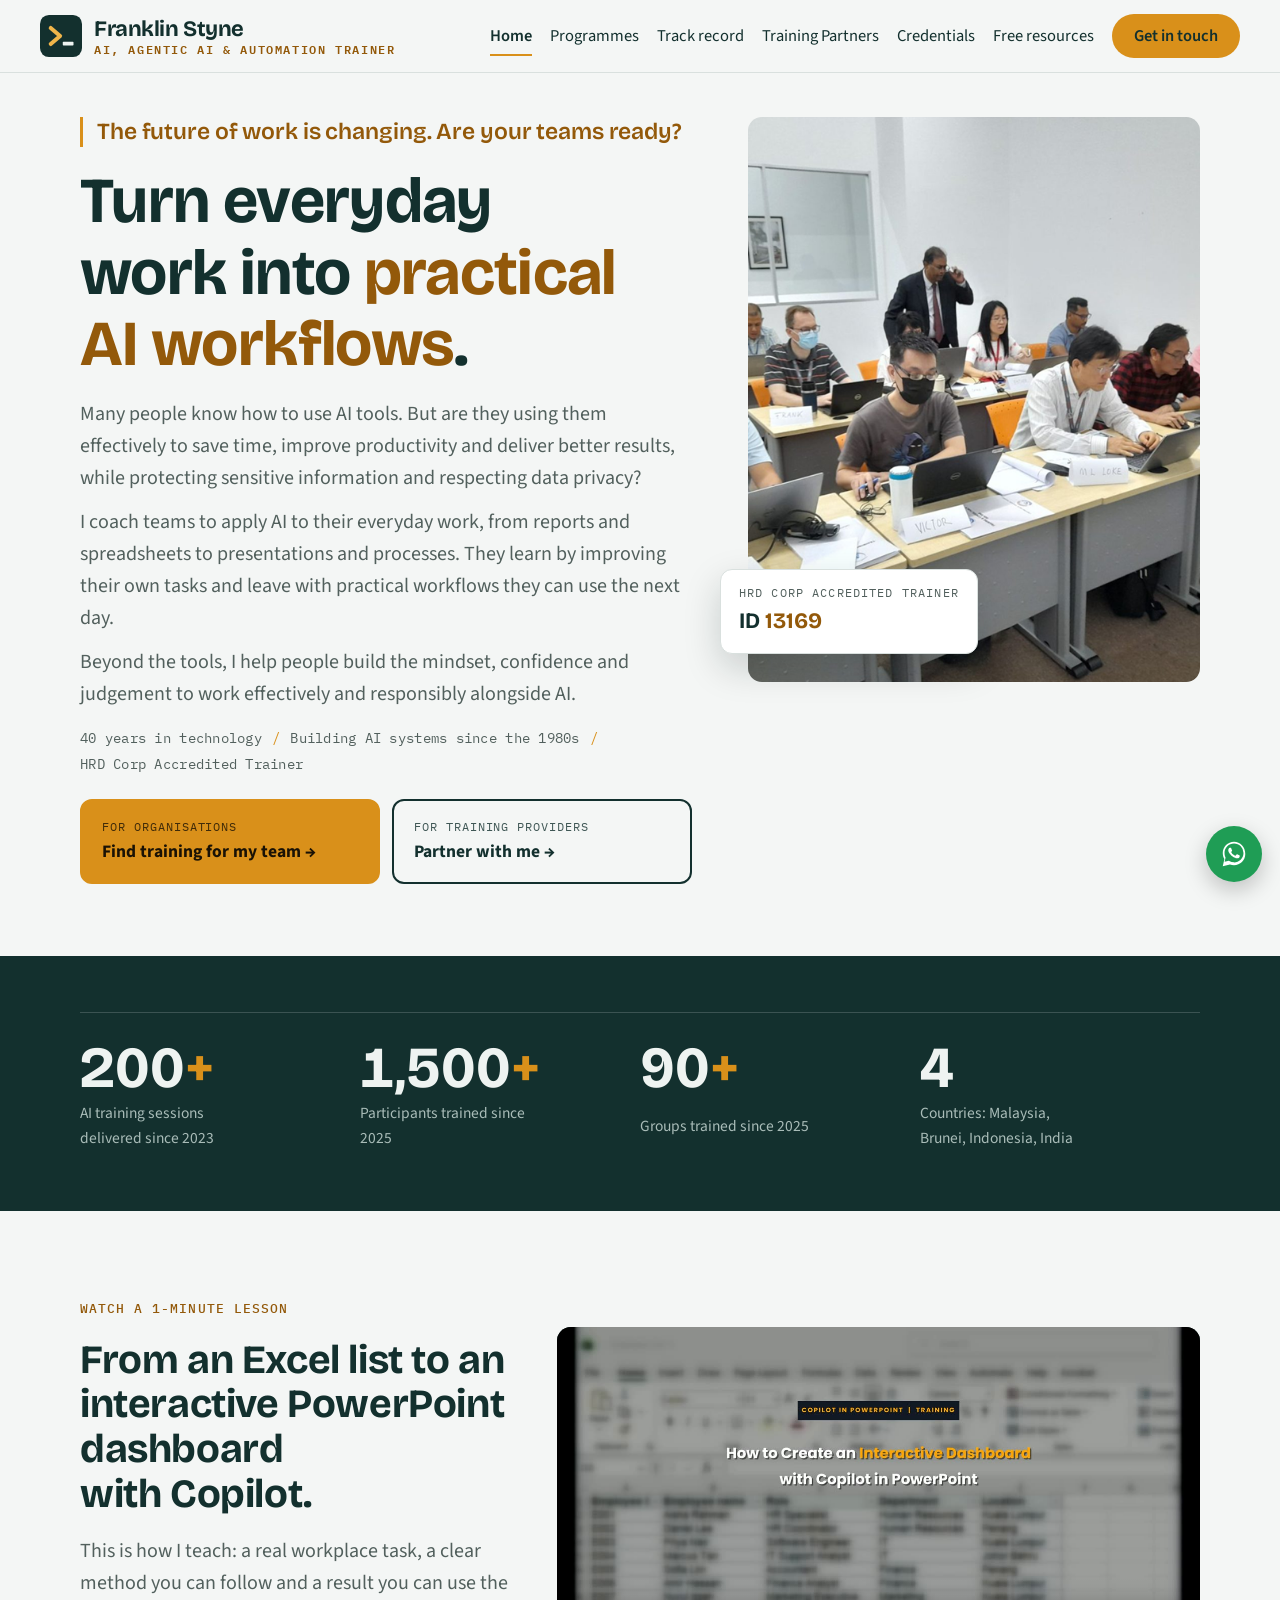
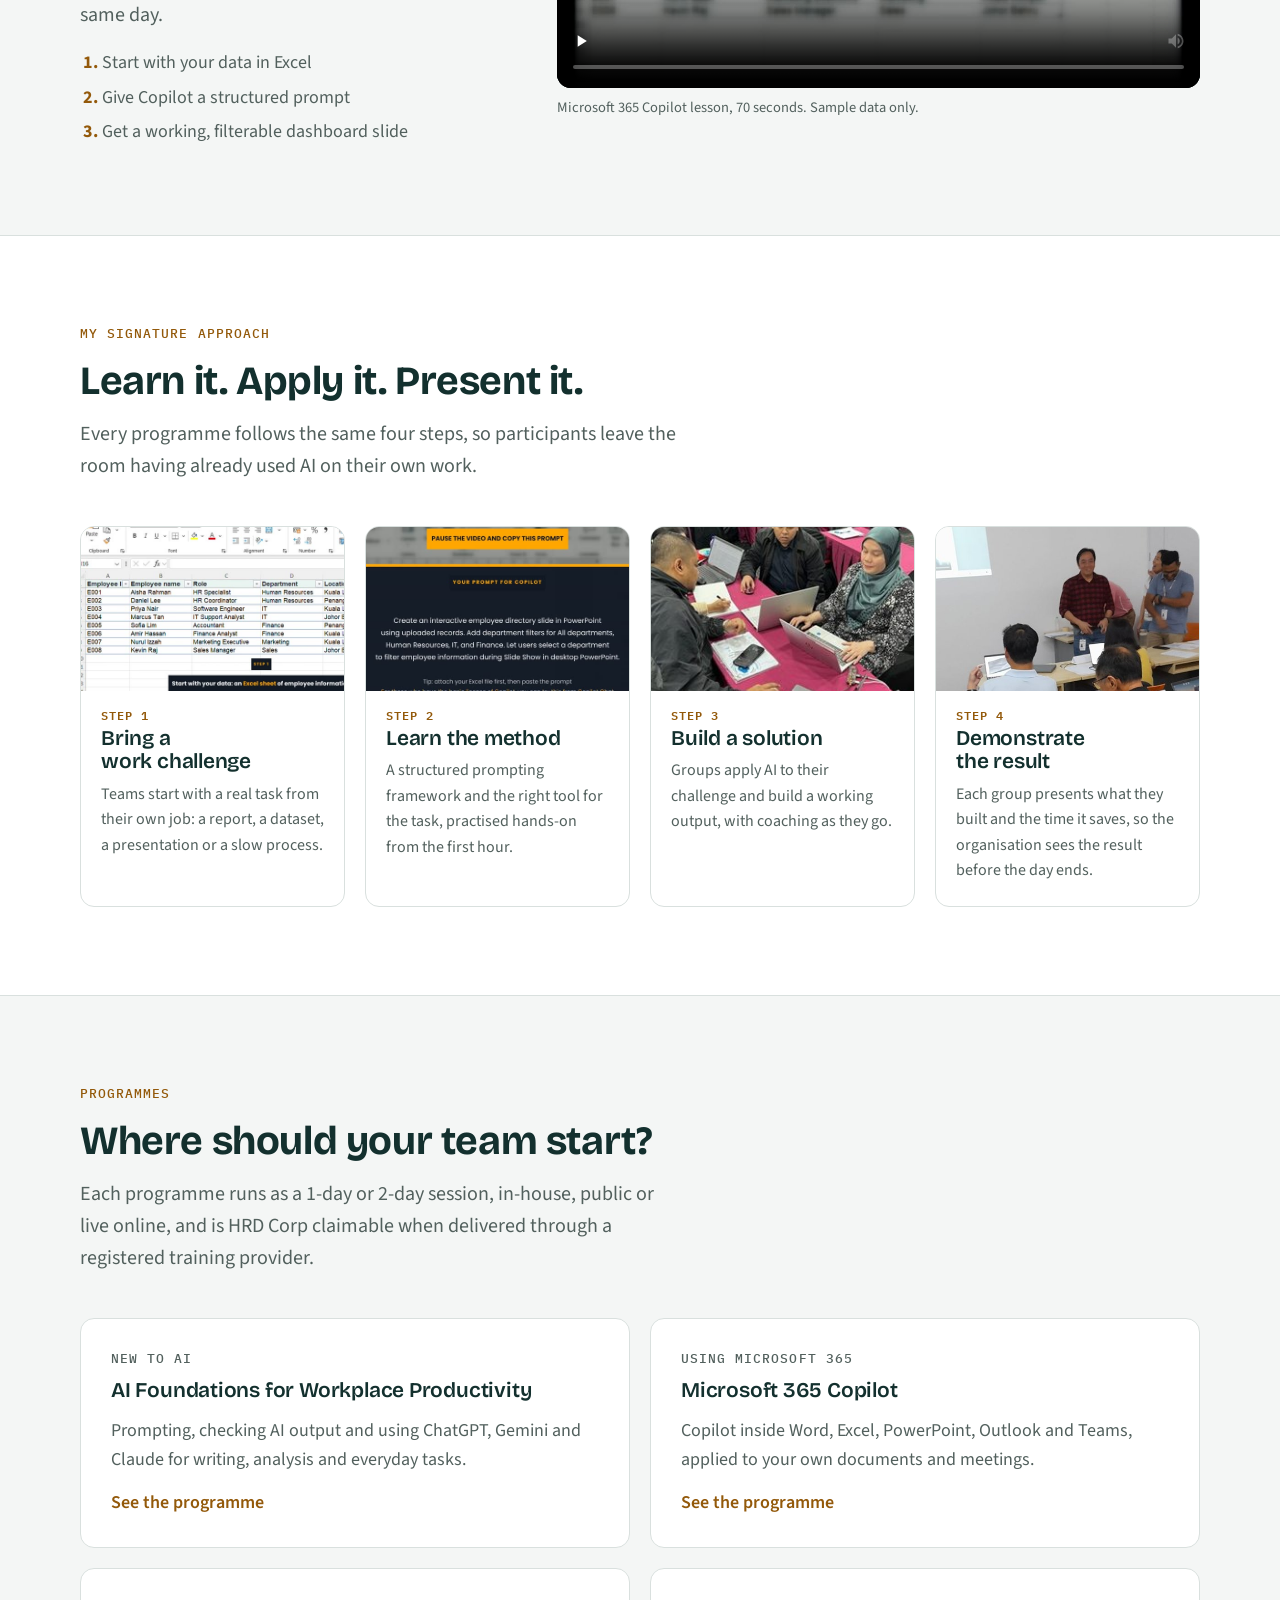
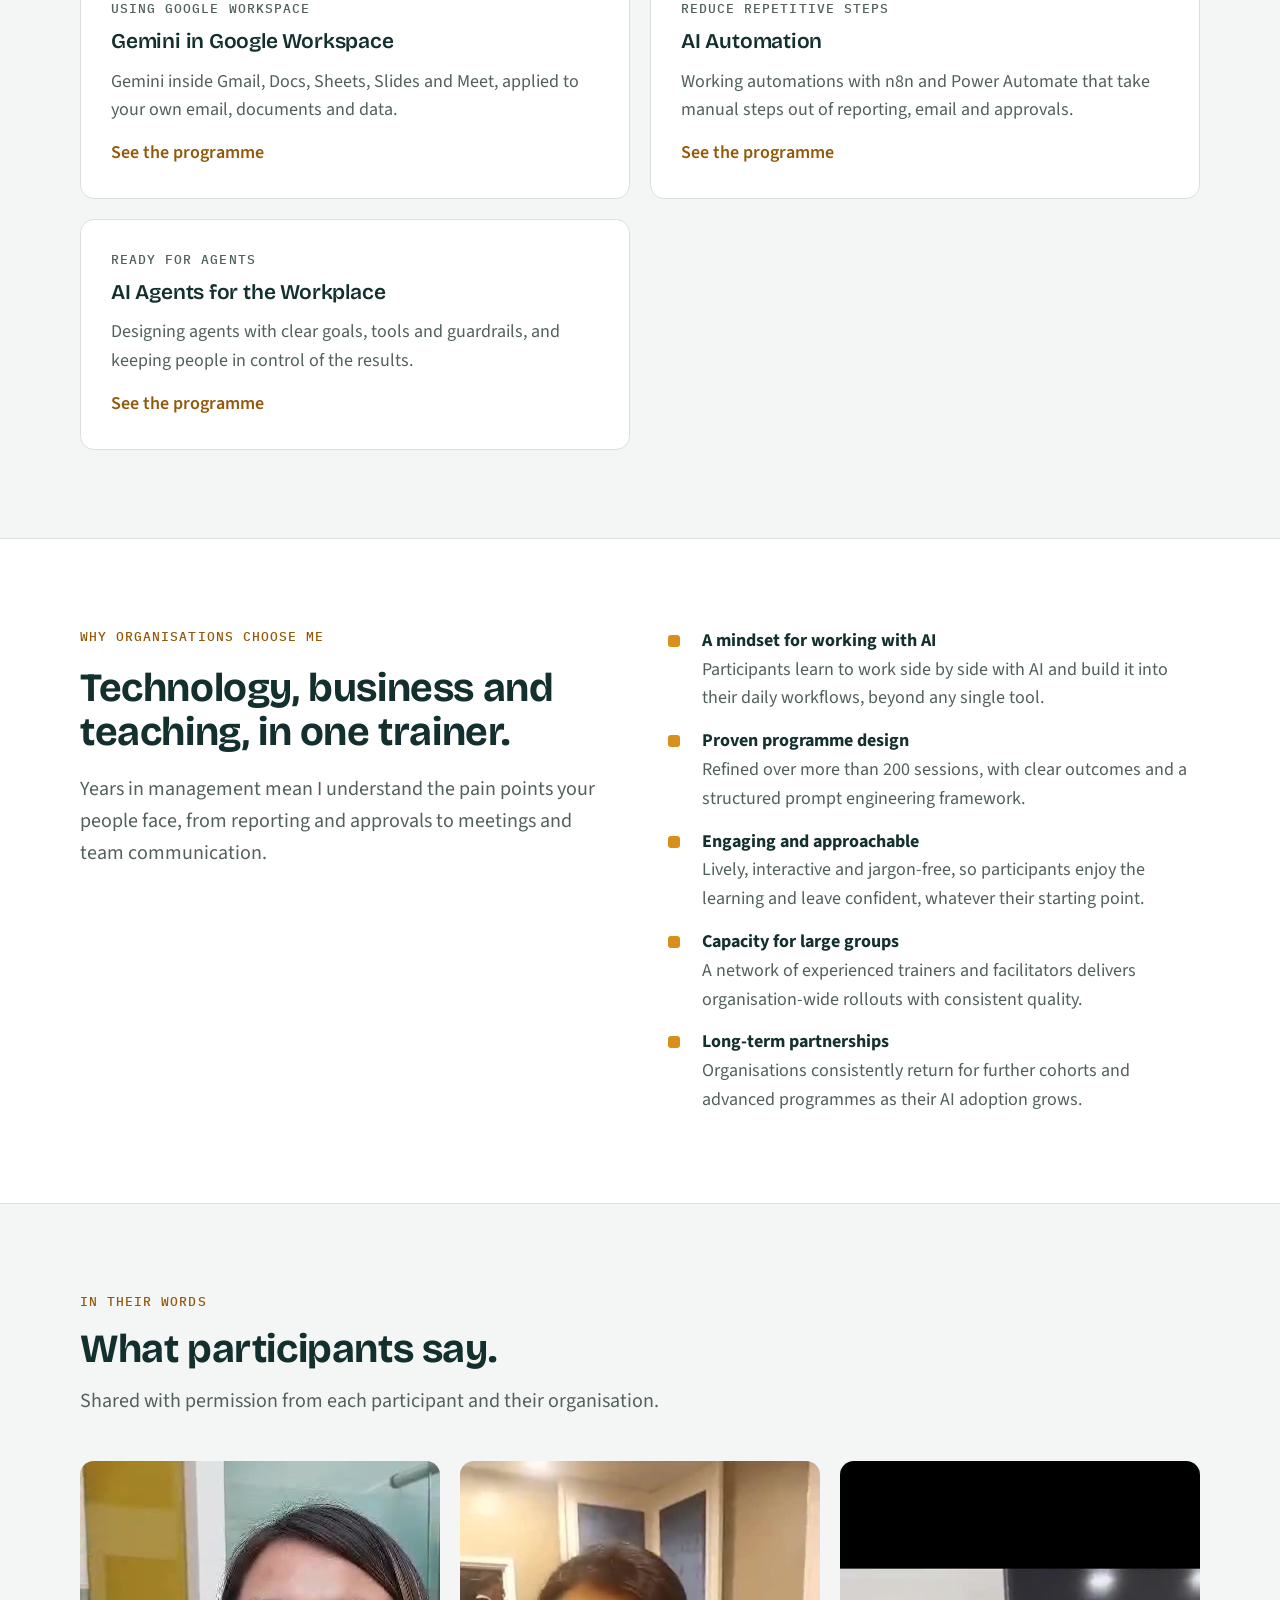
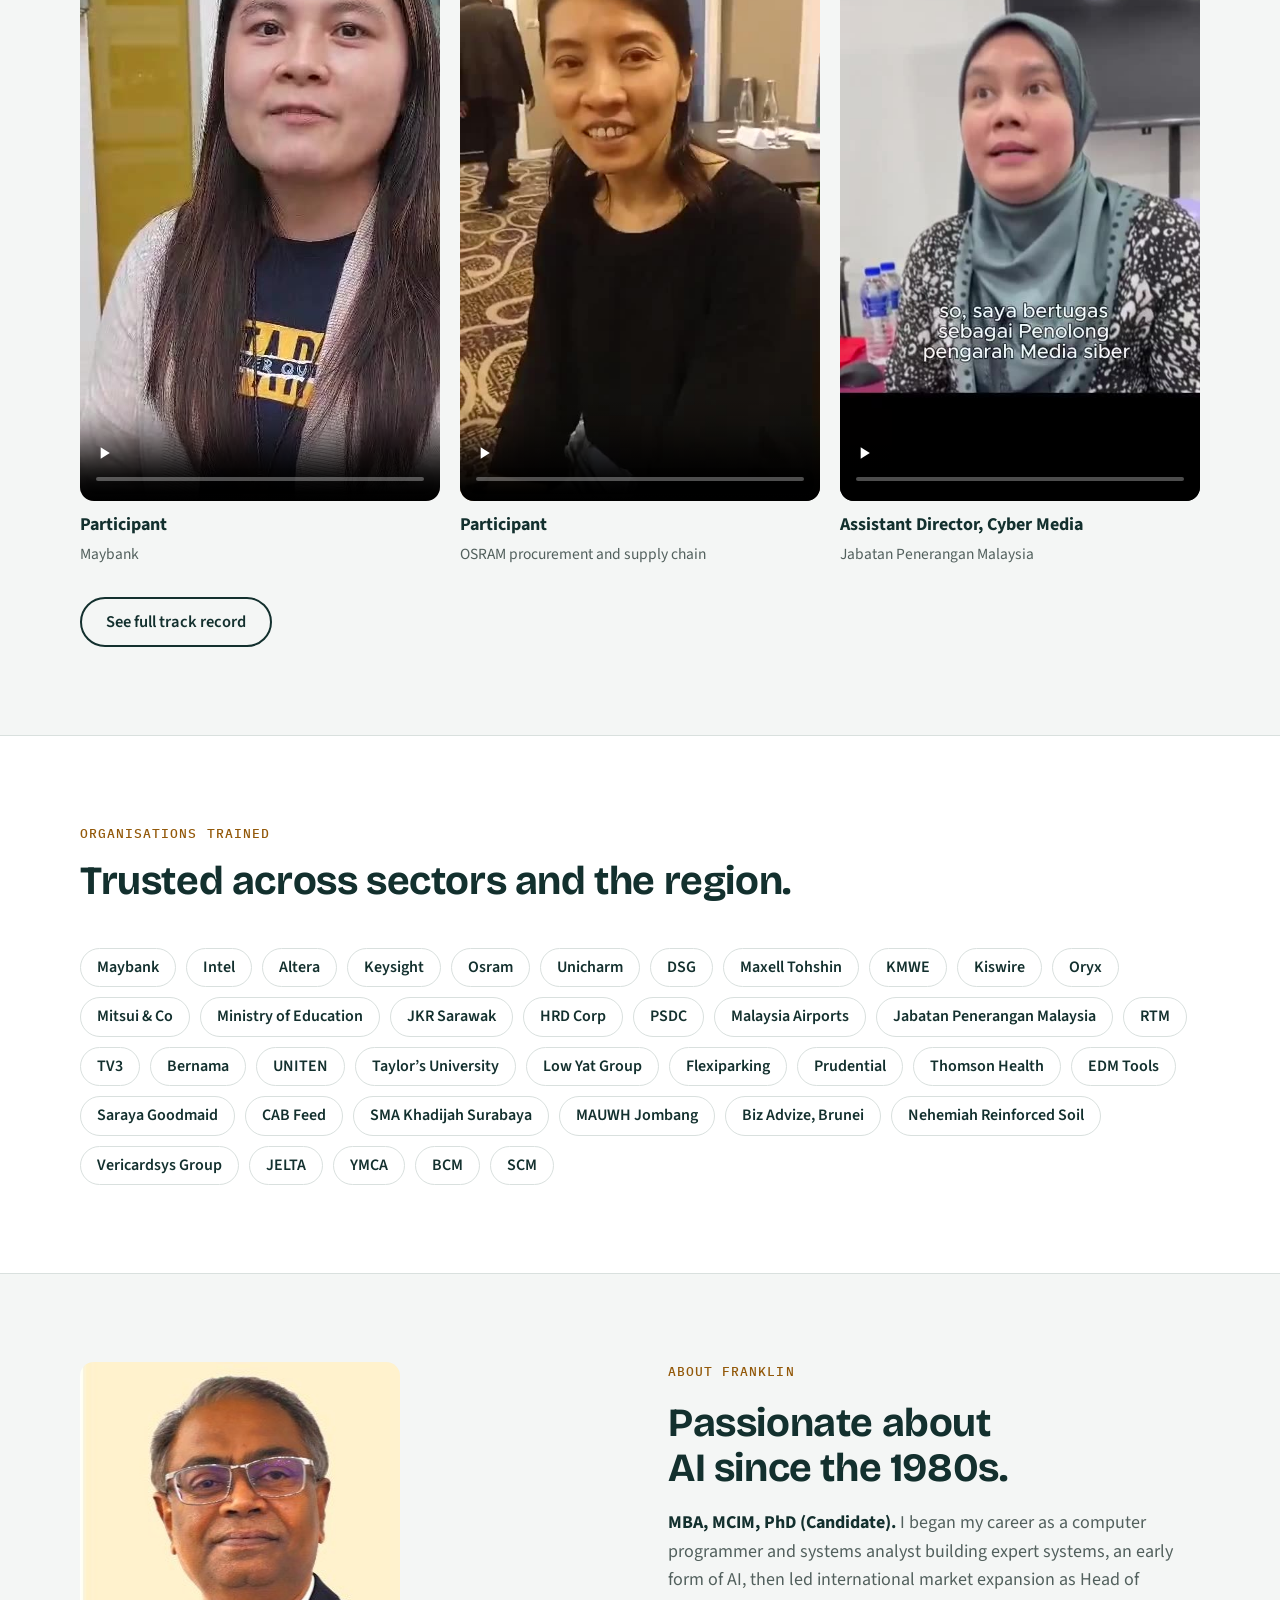
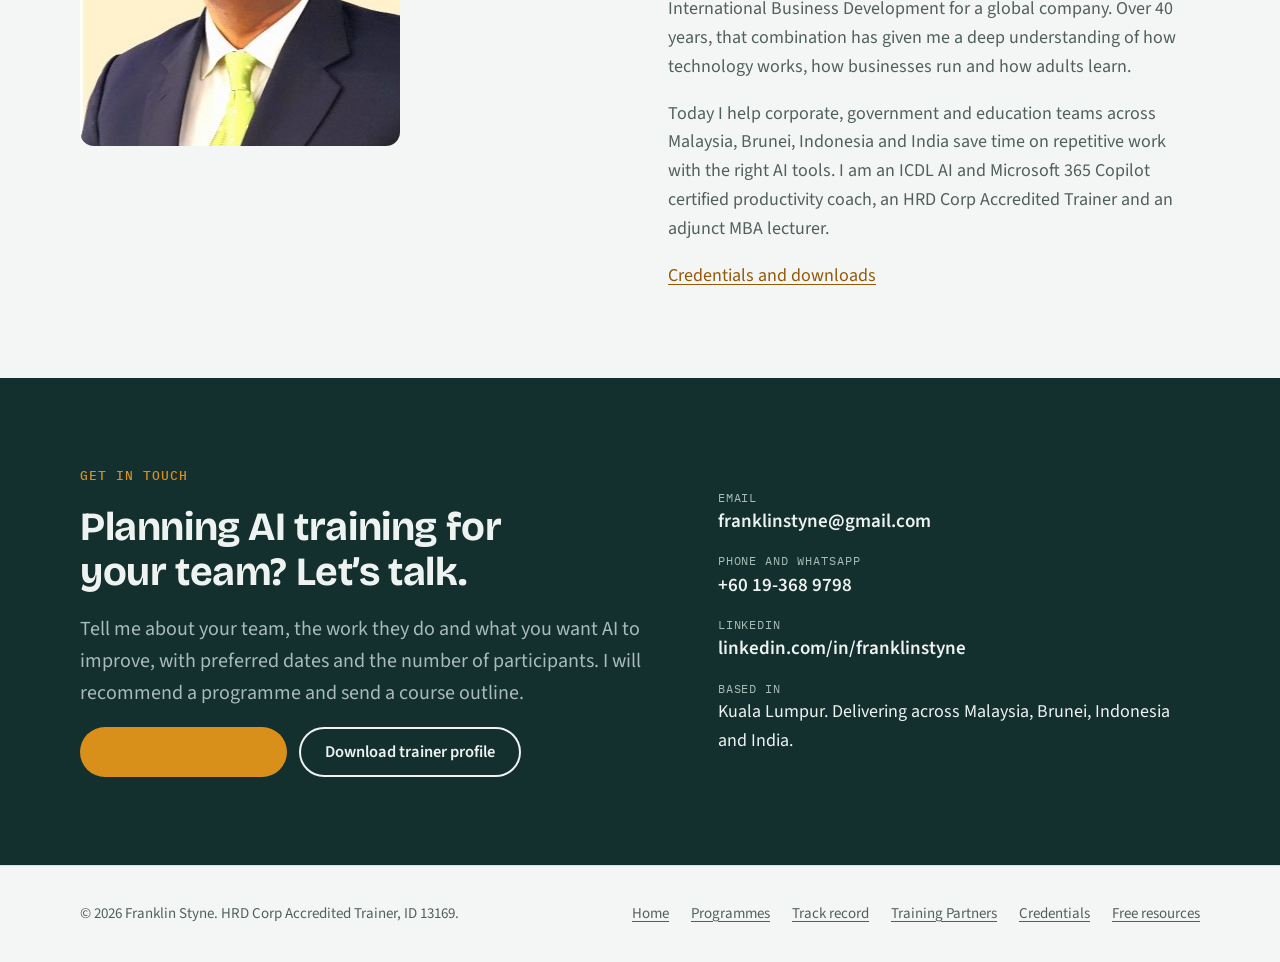
<file: index.html>
<!doctype html>
<html lang="en">
<head>
<meta charset="utf-8">
<meta name="viewport" content="width=device-width, initial-scale=1, viewport-fit=cover">
<title>Franklin Styne | AI Training</title>
<meta name="claude:viewport-fit-sides" content="cover">
<meta name="description" content="Hands-on AI training that turns everyday work into practical AI workflows. Generative AI, Microsoft 365 Copilot, Gemini in Google Workspace, AI automation and AI agents, with 40 years of technology and business experience. HRD Corp Accredited Trainer, ID 13169.">
<meta property="og:title" content="Franklin Styne | AI Training">
<meta property="og:description" content="Hands-on AI training that turns everyday work into practical AI workflows. Generative AI, Microsoft 365 Copilot, Gemini in Google Workspace, AI automation and AI agents, with 40 years of technology and business experience. HRD Corp Accredited Trainer, ID 13169.">
<meta property="og:type" content="website">
<meta property="og:url" content="https://franklinstyne.com/">
<meta property="og:image" content="https://franklinstyne.com/assets/franklin-styne.jpg">
<meta name="theme-color" content="#13302E">
<link rel="icon" type="image/svg+xml" href="assets/logo/franklinstyne-icon.svg">
<link rel="apple-touch-icon" href="assets/logo/franklinstyne-icon-512.png">
<link rel="preconnect" href="https://fonts.googleapis.com">
<link rel="preconnect" href="https://fonts.gstatic.com" crossorigin>
<link rel="stylesheet" href="https://fonts.googleapis.com/css2?family=Bricolage+Grotesque:opsz,wght@12..96,600;12..96,700&family=IBM+Plex+Mono:wght@500;600&family=Source+Sans+3:wght@400;600;700&display=swap">
<link rel="stylesheet" href="assets/site.css?v=20261128">
</head>
<body>
<a class="wa" href="https://wa.me/60193689798?text=Hi%20Franklin%2C%20I%27d%20like%20to%20discuss%20an%20AI%20training%20programme" target="_blank" rel="noopener" aria-label="Message Franklin on WhatsApp"><svg viewBox="0 0 32 32" fill="#fff" aria-hidden="true"><path d="M16.01 3C9.38 3 4 8.38 4 15.01c0 2.35.64 4.55 1.76 6.44L4 29l7.73-1.7a11.9 11.9 0 0 0 4.28.79h.01c6.63 0 12.01-5.38 12.01-12.01C28.03 8.38 22.65 3 16.01 3zm0 21.9h-.01a9.9 9.9 0 0 1-5.05-1.38l-.36-.21-4.58 1.01 1.01-4.46-.24-.38A9.85 9.85 0 0 1 5.9 15c0-5.58 4.54-10.11 10.11-10.11 2.7 0 5.24 1.05 7.15 2.96a10.05 10.05 0 0 1 2.96 7.16c0 5.58-4.54 10.09-10.11 10.09zm5.55-7.57c-.3-.15-1.79-.89-2.07-.99-.28-.1-.48-.15-.68.15-.2.3-.78.99-.96 1.19-.18.2-.35.22-.65.07-.3-.15-1.28-.47-2.44-1.5-.9-.8-1.51-1.79-1.69-2.09-.18-.3-.02-.46.13-.61.14-.14.3-.35.45-.53.15-.18.2-.3.3-.5.1-.2.05-.38-.02-.53-.08-.15-.68-1.63-.93-2.24-.24-.58-.49-.5-.68-.51h-.58c-.2 0-.53.07-.8.38-.28.3-1.05 1.03-1.05 2.5s1.08 2.9 1.23 3.1c.15.2 2.13 3.24 5.15 4.55.72.31 1.28.5 1.72.63.72.23 1.38.2 1.9.12.58-.09 1.79-.73 2.04-1.44.25-.71.25-1.31.18-1.44-.07-.13-.28-.2-.58-.35z"/></svg></a>
<header class="site-header">
  <nav class="wrap nav" aria-label="Main">
    <a class="brand" href="index.html" aria-label="Franklin Styne, AI, Agentic AI and Automation Trainer, home"><svg xmlns="http://www.w3.org/2000/svg" viewBox="0 0 94 94" aria-hidden="true" class="mark"><rect x="0" y="0" width="94" height="94" rx="20" fill="#13302E"/><path d="M24 29 L45 47 L24 65" fill="none" stroke="#F0B54A" stroke-width="9" stroke-linecap="round" stroke-linejoin="round"/><rect x="51" y="60" width="24" height="8" rx="1.5" fill="#EEF3F1"/></svg><span class="names"><b>Franklin Styne</b><span>AI, Agentic AI &amp; Automation Trainer</span></span></a>
    <button class="menu-toggle" type="button" aria-expanded="false" aria-controls="nav-links">
      <svg width="18" height="18" viewBox="0 0 24 24" fill="none" stroke="currentColor" stroke-width="2.2" stroke-linecap="round" aria-hidden="true"><path d="M4 7h16M4 12h16M4 17h16"></path></svg>Menu
    </button>
    <ul class="nav-links" id="nav-links"><li><a href="index.html" aria-current="page">Home</a></li><li><a href="programmes.html">Programmes</a></li><li><a href="track-record.html">Track record</a></li><li><a href="training-providers.html">Training Partners</a></li><li><a href="credentials.html">Credentials</a></li><li><a href="resources.html">Free resources</a></li><li><a class="btn btn-accent" href="#contact">Get in touch</a></li></ul>
  </nav>
</header>
<main>
<section class="hero">
  <div class="wrap hero-grid">
    <div class="stack">
      <p class="kicker">The future of work is changing. Are your teams ready?</p>
      <h1>Turn everyday work into <em>practical AI workflows</em>.</h1>
      <div class="lede">
        <p>Many people know how to use AI tools. But are they using them effectively to save time, improve productivity and deliver better results, while protecting sensitive information and respecting data privacy?</p>
        <p>I coach teams to apply AI to their everyday work, from reports and spreadsheets to presentations and processes. They learn by improving their own tasks and leave with practical workflows they can use the next day.</p>
        <p>Beyond the tools, I help people build the mindset, confidence and judgement to work effectively and responsibly alongside AI.</p>
      </div>
      <p class="proof">40 years in technology<span aria-hidden="true">/</span>Building AI systems since the 1980s<span aria-hidden="true">/</span>HRD Corp Accredited Trainer</p>
      <div class="paths">
        <a class="path" href="#programmes"><span class="k">For organisations</span><strong>Find training for my team</strong></a>
        <a class="path path-alt" href="training-providers.html"><span class="k">For training providers</span><strong>Partner with me</strong></a>
      </div>
    </div>
    <figure class="hero-photo">
      <img src="assets/training-photo.jpg" alt="Franklin Styne guiding participants through a hands-on AI exercise in a corporate training room" width="570" height="720">
      <figcaption class="id-tag"><span class="t">HRD Corp Accredited Trainer</span><span class="v">ID <span>13169</span></span></figcaption>
    </figure>
  </div>
</section>

<section class="ink tight" aria-label="Track record">
  <div class="wrap">
    <dl class="stats">
      <div><dt>AI training sessions delivered since 2023</dt><dd>200<span>+</span></dd></div>
      <div><dt>Participants trained since 2025</dt><dd>1,500<span>+</span></dd></div>
      <div><dt>Groups trained since 2025</dt><dd>90<span>+</span></dd></div>
      <div><dt>Countries: Malaysia, Brunei, Indonesia, India</dt><dd>4</dd></div>
    </dl>
  </div>
</section>

<section id="lesson">
  <div class="wrap lesson">
    <div class="stack">
      <p class="label">Watch a 1-minute lesson</p>
      <h2>From an Excel list to an interactive PowerPoint dashboard with Copilot.</h2>
      <p class="lede">This is how I teach: a real workplace task, a clear method you can follow and a result you can use the same day.</p>
      <ol class="mini-steps">
        <li>Start with your data in Excel</li>
        <li>Give Copilot a structured prompt</li>
        <li>Get a working, filterable dashboard slide</li>
      </ol>
    </div>
    <figure class="lesson-video">
      <video controls controlslist="nodownload noplaybackrate" disablepictureinpicture oncontextmenu="return false;" preload="none" playsinline poster="assets/lesson/poster.jpg" aria-label="Lesson video: creating an interactive dashboard with Copilot in PowerPoint">
        <source src="assets/lesson/copilot-powerpoint-dashboard.mp4" type="video/mp4">
      </video>
      <figcaption>Microsoft 365 Copilot lesson, 70 seconds. Sample data only.</figcaption>
    </figure>
  </div>
</section>

<section class="alt">
  <div class="wrap">
    <div class="head">
      <p class="label">My signature approach</p>
      <h2>Learn it. Apply it. Present it.</h2>
      <p class="lede">Every programme follows the same four steps, so participants leave the room having already used AI on their own work.</p>
    </div>
    <ol class="journey">
      <li><img src="assets/lesson/step-challenge.jpg" alt="An Excel sheet of employee records, the starting point of an exercise" loading="lazy"><div><h3>Bring a work challenge</h3><p>Teams start with a real task from their own job: a report, a dataset, a presentation or a slow process.</p></div></li>
      <li><img src="assets/lesson/step-method.jpg" alt="A structured Copilot prompt shown during a lesson" loading="lazy"><div><h3>Learn the method</h3><p>A structured prompting framework and the right tool for the task, practised hands-on from the first hour.</p></div></li>
      <li><img src="assets/group-project-1.jpg" alt="Participants building an AI solution together in a group" loading="lazy"><div><h3>Build a solution</h3><p>Groups apply AI to their challenge and build a working output, with coaching as they go.</p></div></li>
      <li><img src="assets/group-project-2.jpg" alt="A participant presenting the group's AI solution to the class" loading="lazy"><div><h3>Demonstrate the result</h3><p>Each group presents what they built and the time it saves, so the organisation sees the result before the day ends.</p></div></li>
    </ol>
  </div>
</section>

<section id="programmes">
  <div class="wrap">
    <div class="head">
      <p class="label">Programmes</p>
      <h2>Where should your team start?</h2>
      <p class="lede">Each programme runs as a 1-day or 2-day session, in-house, public or live online, and is HRD Corp claimable when delivered through a registered training provider.</p>
    </div>
    <div class="grid-2">
      <a class="card route" href="programmes.html#foundations"><p class="label">New to AI</p><h3>AI Foundations for Workplace Productivity</h3><p>Prompting, checking AI output and using ChatGPT, Gemini and Claude for writing, analysis and everyday tasks.</p><span class="more">See the programme</span></a>
      <a class="card route" href="programmes.html#copilot"><p class="label">Using Microsoft 365</p><h3>Microsoft 365 Copilot</h3><p>Copilot inside Word, Excel, PowerPoint, Outlook and Teams, applied to your own documents and meetings.</p><span class="more">See the programme</span></a>
      <a class="card route" href="programmes.html#gemini"><p class="label">Using Google Workspace</p><h3>Gemini in Google Workspace</h3><p>Gemini inside Gmail, Docs, Sheets, Slides and Meet, applied to your own email, documents and data.</p><span class="more">See the programme</span></a>
      <a class="card route" href="programmes.html#automation"><p class="label">Reduce repetitive steps</p><h3>AI Automation</h3><p>Working automations with n8n and Power Automate that take manual steps out of reporting, email and approvals.</p><span class="more">See the programme</span></a>
      <a class="card route" href="programmes.html#agents"><p class="label">Ready for agents</p><h3>AI Agents for the Workplace</h3><p>Designing agents with clear goals, tools and guardrails, and keeping people in control of the results.</p><span class="more">See the programme</span></a>
    </div>
  </div>
</section>

<section class="alt">
  <div class="wrap split">
    <div class="stack">
      <p class="label">Why organisations choose me</p>
      <h2>Technology, business and teaching, in one trainer.</h2>
      <p class="lede">Years in management mean I understand the pain points your people face, from reporting and approvals to meetings and team communication.</p>
    </div>
    <ul class="checks">
      <li><div><strong>A mindset for working with AI</strong><span>Participants learn to work side by side with AI and build it into their daily workflows, beyond any single tool.</span></div></li>
      <li><div><strong>Proven programme design</strong><span>Refined over more than 200 sessions, with clear outcomes and a structured prompt engineering framework.</span></div></li>
      <li><div><strong>Engaging and approachable</strong><span>Lively, interactive and jargon-free, so participants enjoy the learning and leave confident, whatever their starting point.</span></div></li>
      <li><div><strong>Capacity for large groups</strong><span>A network of experienced trainers and facilitators delivers organisation-wide rollouts with consistent quality.</span></div></li>
      <li><div><strong>Long-term partnerships</strong><span>Organisations consistently return for further cohorts and advanced programmes as their AI adoption grows.</span></div></li>
    </ul>
  </div>
</section>

<section>
  <div class="wrap">
    <div class="head">
      <p class="label">In their words</p>
      <h2>What participants say.</h2>
      <p class="lede">Shared with permission from each participant and their organisation.</p>
    </div>
    <div class="videos">
      <figure>
        <video controls controlslist="nodownload noplaybackrate" disablepictureinpicture oncontextmenu="return false;" preload="none" playsinline poster="assets/testimonials/t15.jpg" aria-label="Testimonial video: Participant, Maybank">
          <source src="assets/testimonials/t15.mp4" type="video/mp4">
        </video>
        <figcaption><strong>Participant</strong><span>Maybank</span></figcaption>
      </figure>
      <figure>
        <video controls controlslist="nodownload noplaybackrate" disablepictureinpicture oncontextmenu="return false;" preload="none" playsinline poster="assets/testimonials/t1.jpg" aria-label="Testimonial video: Participant, OSRAM procurement and supply chain">
          <source src="assets/testimonials/t1.mp4" type="video/mp4">
        </video>
        <figcaption><strong>Participant</strong><span>OSRAM procurement and supply chain</span></figcaption>
      </figure>
      <figure>
        <video controls controlslist="nodownload noplaybackrate" disablepictureinpicture oncontextmenu="return false;" preload="none" playsinline poster="assets/testimonials/t7.jpg" aria-label="Testimonial video: Assistant Director, Cyber Media, Jabatan Penerangan Malaysia">
          <source src="assets/testimonials/t7.mp4" type="video/mp4">
        </video>
        <figcaption><strong>Assistant Director, Cyber Media</strong><span>Jabatan Penerangan Malaysia</span></figcaption>
      </figure>
    </div>
    <p style="margin-top:28px"><a class="btn btn-line" href="track-record.html">See full track record</a></p>
  </div>
</section>

<section class="alt">
  <div class="wrap">
    <div class="head">
      <p class="label">Organisations trained</p>
      <h2>Trusted across sectors and the region.</h2>
    </div>
    <ul class="client-list"><li>Maybank</li><li>Intel</li><li>Altera</li><li>Keysight</li><li>Osram</li><li>Unicharm</li><li>DSG</li><li>Maxell Tohshin</li><li>KMWE</li><li>Kiswire</li><li>Oryx</li><li>Mitsui &amp; Co</li><li>Ministry of Education</li><li>JKR Sarawak</li><li>HRD Corp</li><li>PSDC</li><li>Malaysia Airports</li><li>Jabatan Penerangan Malaysia</li><li>RTM</li><li>TV3</li><li>Bernama</li><li>UNITEN</li><li>Taylor&rsquo;s University</li><li>Low Yat Group</li><li>Flexiparking</li><li>Prudential</li><li>Thomson Health</li><li>EDM Tools</li><li>Saraya Goodmaid</li><li>CAB Feed</li><li>SMA Khadijah Surabaya</li><li>MAUWH Jombang</li><li>Biz Advize, Brunei</li><li>Nehemiah Reinforced Soil</li><li>Vericardsys Group</li><li>JELTA</li><li>YMCA</li><li>BCM</li><li>SCM</li></ul>
  </div>
</section>

<section>
  <div class="wrap split">
    <img src="assets/franklin-styne.jpg" alt="Portrait of Franklin Styne" width="301" height="384" style="border-radius:var(--radius);width:min(100%,320px)">
    <div class="stack">
      <p class="label">About Franklin</p>
      <h2>Passionate about AI since the 1980s.</h2>
      <p class="muted"><strong style="color:var(--fg)">MBA, MCIM, PhD (Candidate).</strong> I began my career as a computer programmer and systems analyst building expert systems, an early form of AI, then led international market expansion as Head of International Business Development for a global company. Over 40 years, that combination has given me a deep understanding of how technology works, how businesses run and how adults learn.</p>
      <p class="muted">Today I help corporate, government and education teams across Malaysia, Brunei, Indonesia and India save time on repetitive work with the right AI tools. I am an ICDL AI and Microsoft 365 Copilot certified productivity coach, an HRD Corp Accredited Trainer and an adjunct MBA lecturer.</p>
      <p><a href="credentials.html">Credentials and downloads</a></p>
    </div>
  </div>
</section>

<section class="ink" id="contact">
  <div class="wrap contact-grid">
    <div class="stack">
      <p class="label">Get in touch</p>
      <h2>Planning AI training for your team? Let&rsquo;s talk.</h2>
      <p class="lede">Tell me about your team, the work they do and what you want AI to improve, with preferred dates and the number of participants. I will recommend a programme and send a course outline.</p>
      <div class="actions">
        <a class="btn btn-accent" href="https://wa.me/60193689798?text=Hi%20Franklin%2C%20I%27d%20like%20to%20discuss%20an%20AI%20training%20programme" target="_blank" rel="noopener">Message on WhatsApp</a>
        <a class="btn btn-line" href="credentials.html">Download trainer profile</a>
      </div>
    </div>
    <ul class="contact-list">
      <li><span class="t">Email</span><a href="mailto:franklinstyne@gmail.com">franklinstyne@gmail.com</a></li>
      <li><span class="t">Phone and WhatsApp</span><a href="tel:+60193689798">+60 19-368 9798</a></li>
      <li><span class="t">LinkedIn</span><a href="https://www.linkedin.com/in/franklinstyne" target="_blank" rel="noopener">linkedin.com/in/franklinstyne</a></li>
      <li><span class="t">Based in</span><span>Kuala Lumpur. Delivering across Malaysia, Brunei, Indonesia and India.</span></li>
    </ul>
  </div>
</section>
</main>
<footer>
  <div class="wrap foot">
    <span>&copy; <span class="yr">2026</span> Franklin Styne. HRD Corp Accredited Trainer, ID 13169.</span>
    <ul><li><a href="index.html">Home</a></li><li><a href="programmes.html">Programmes</a></li><li><a href="track-record.html">Track record</a></li><li><a href="training-providers.html">Training Partners</a></li><li><a href="credentials.html">Credentials</a></li><li><a href="resources.html">Free resources</a></li></ul>
  </div>
</footer>
<script>
(function(){
  var y=document.querySelectorAll('.yr');for(var i=0;i<y.length;i++){y[i].textContent=new Date().getFullYear();}
  var b=document.querySelector('.menu-toggle'),l=document.getElementById('nav-links');
  if(b&&l){b.addEventListener('click',function(){var o=l.classList.toggle('open');b.setAttribute('aria-expanded',o?'true':'false');});
    l.addEventListener('click',function(e){if(e.target.closest('a')){l.classList.remove('open');b.setAttribute('aria-expanded','false');}});}
})();
</script>
</body>
</html>
</file>
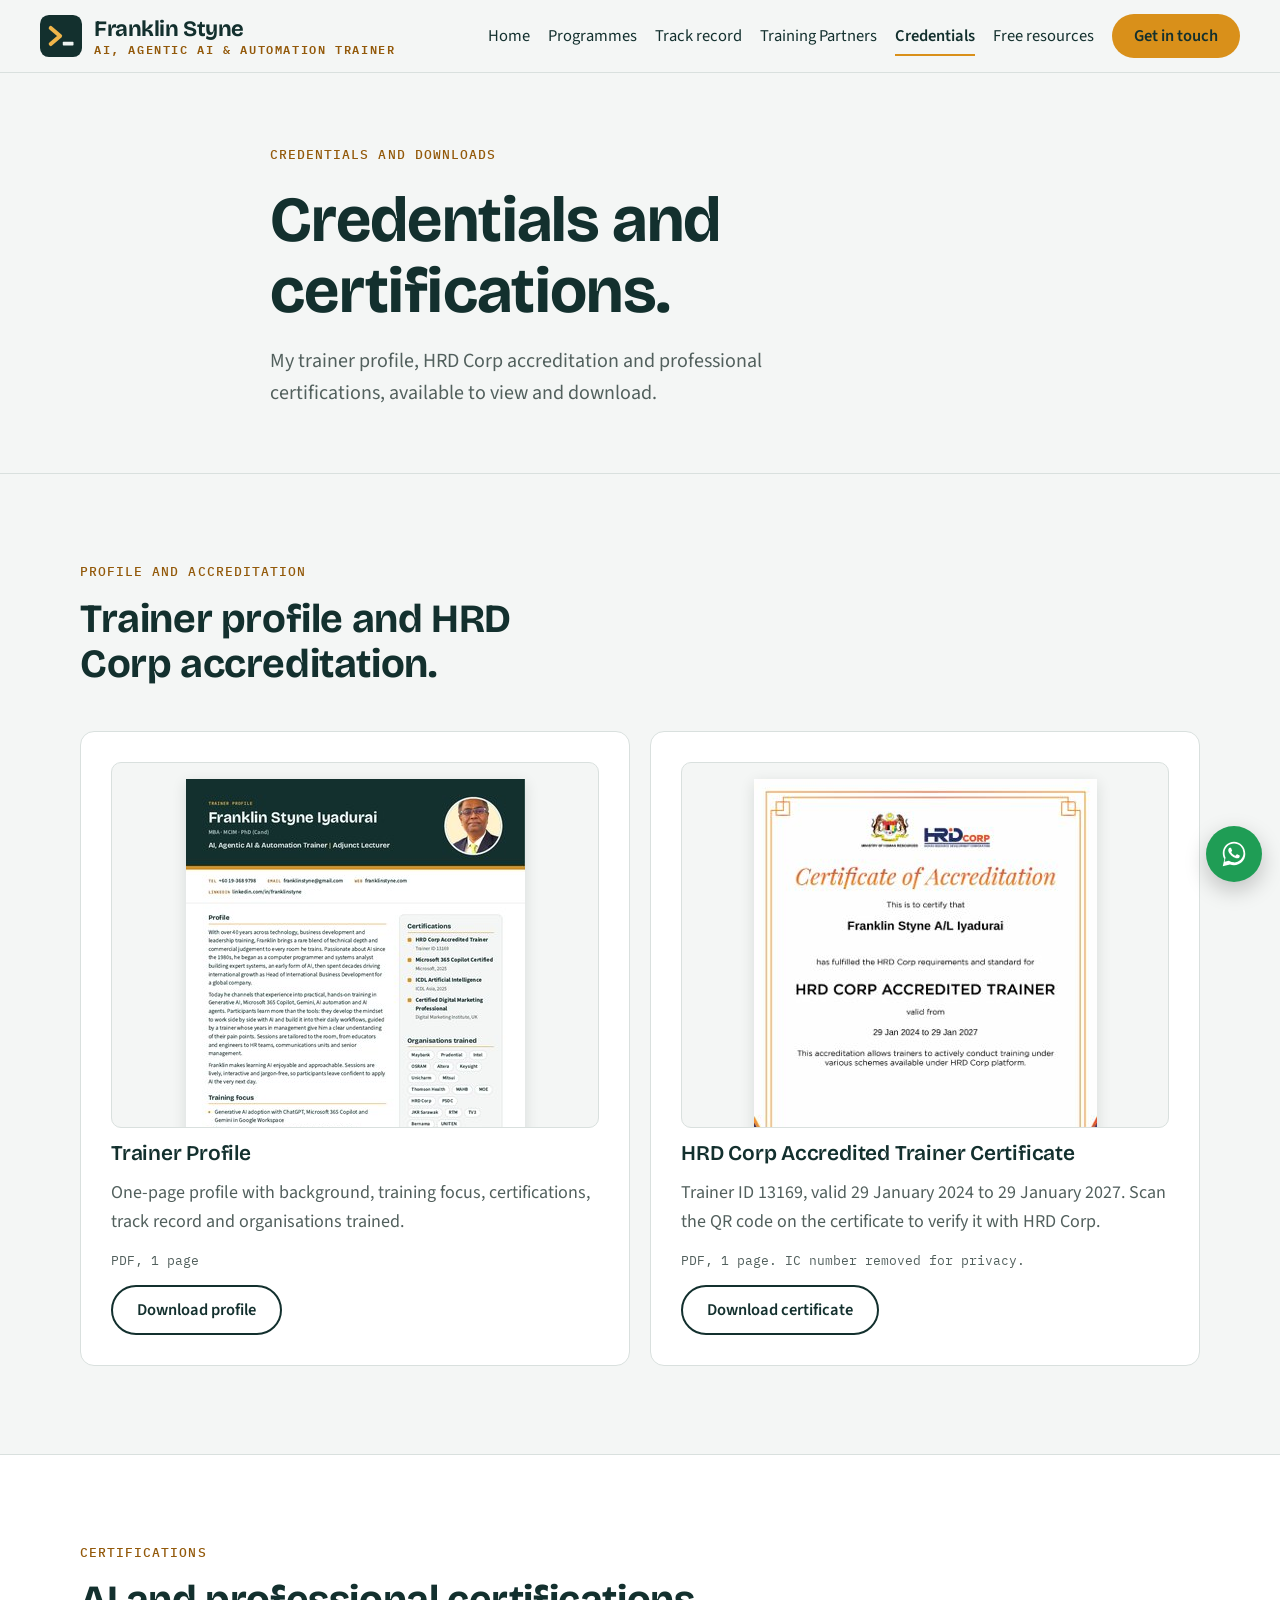
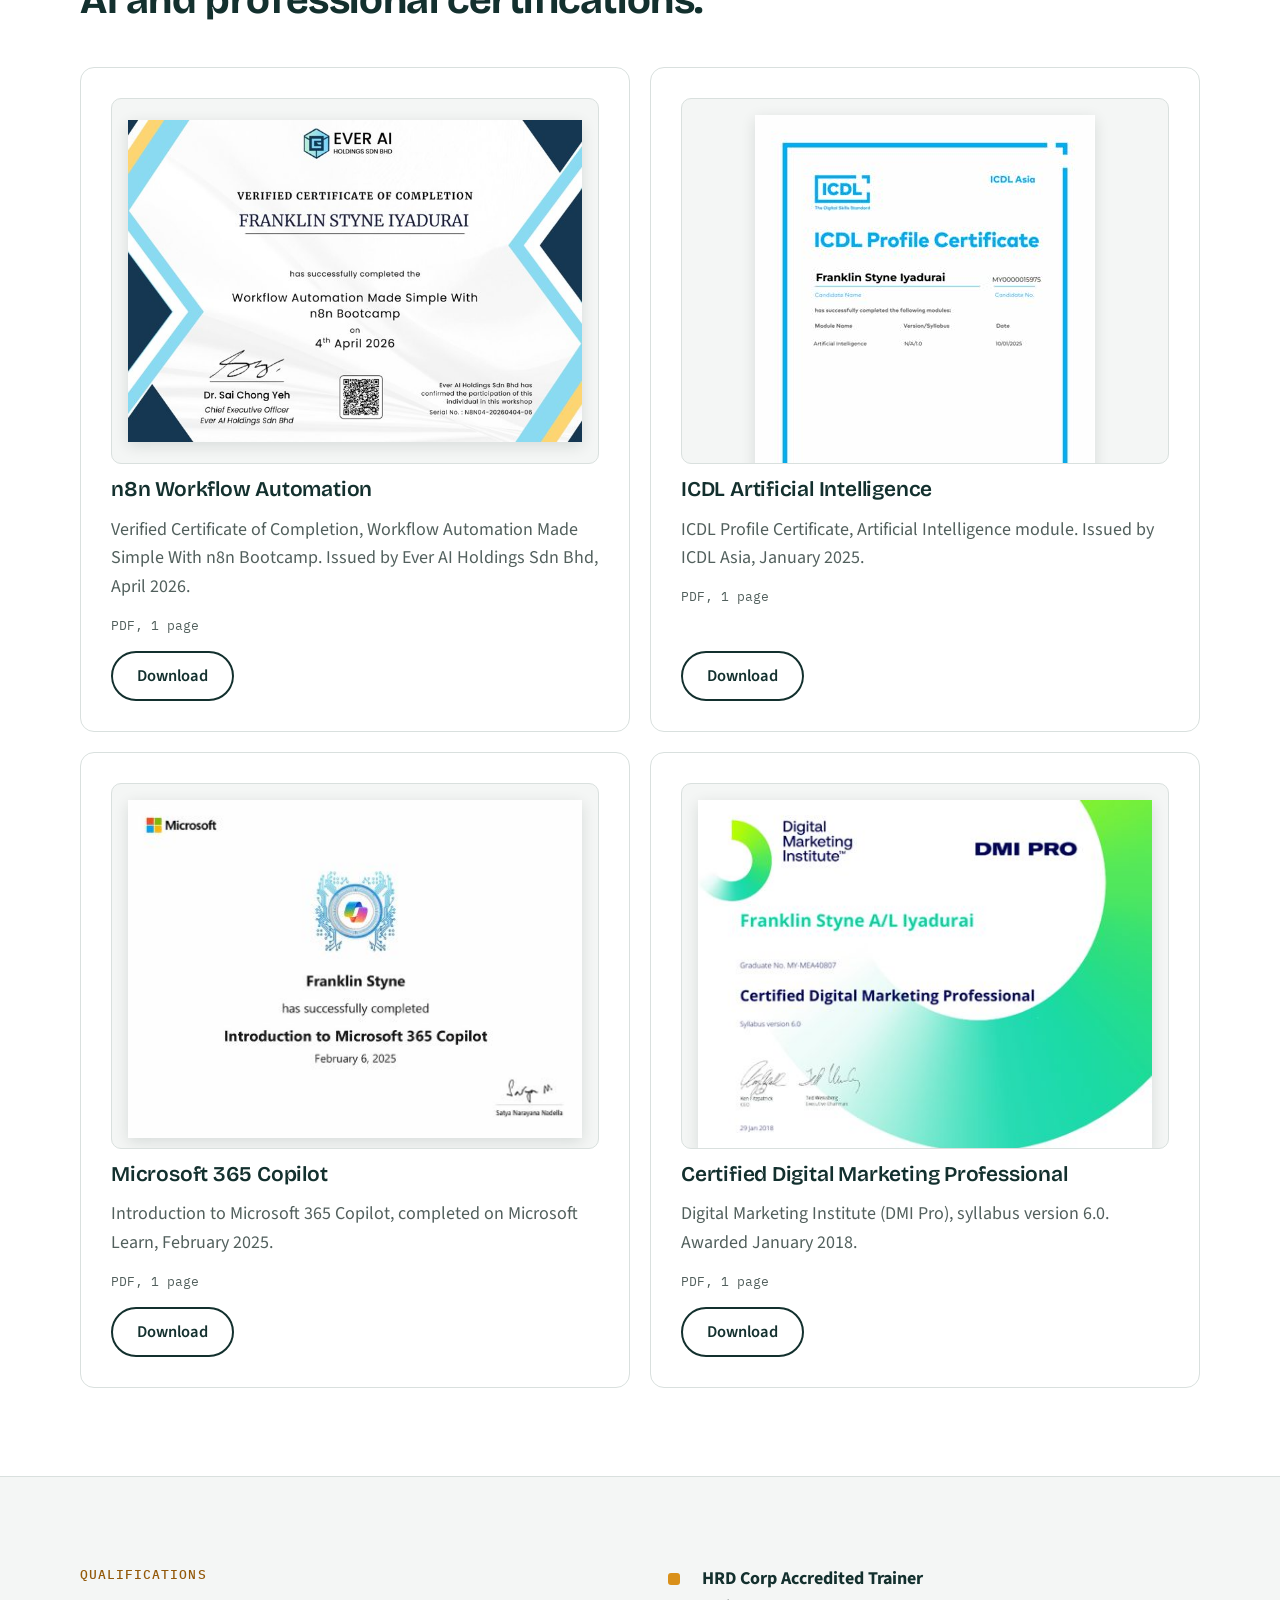
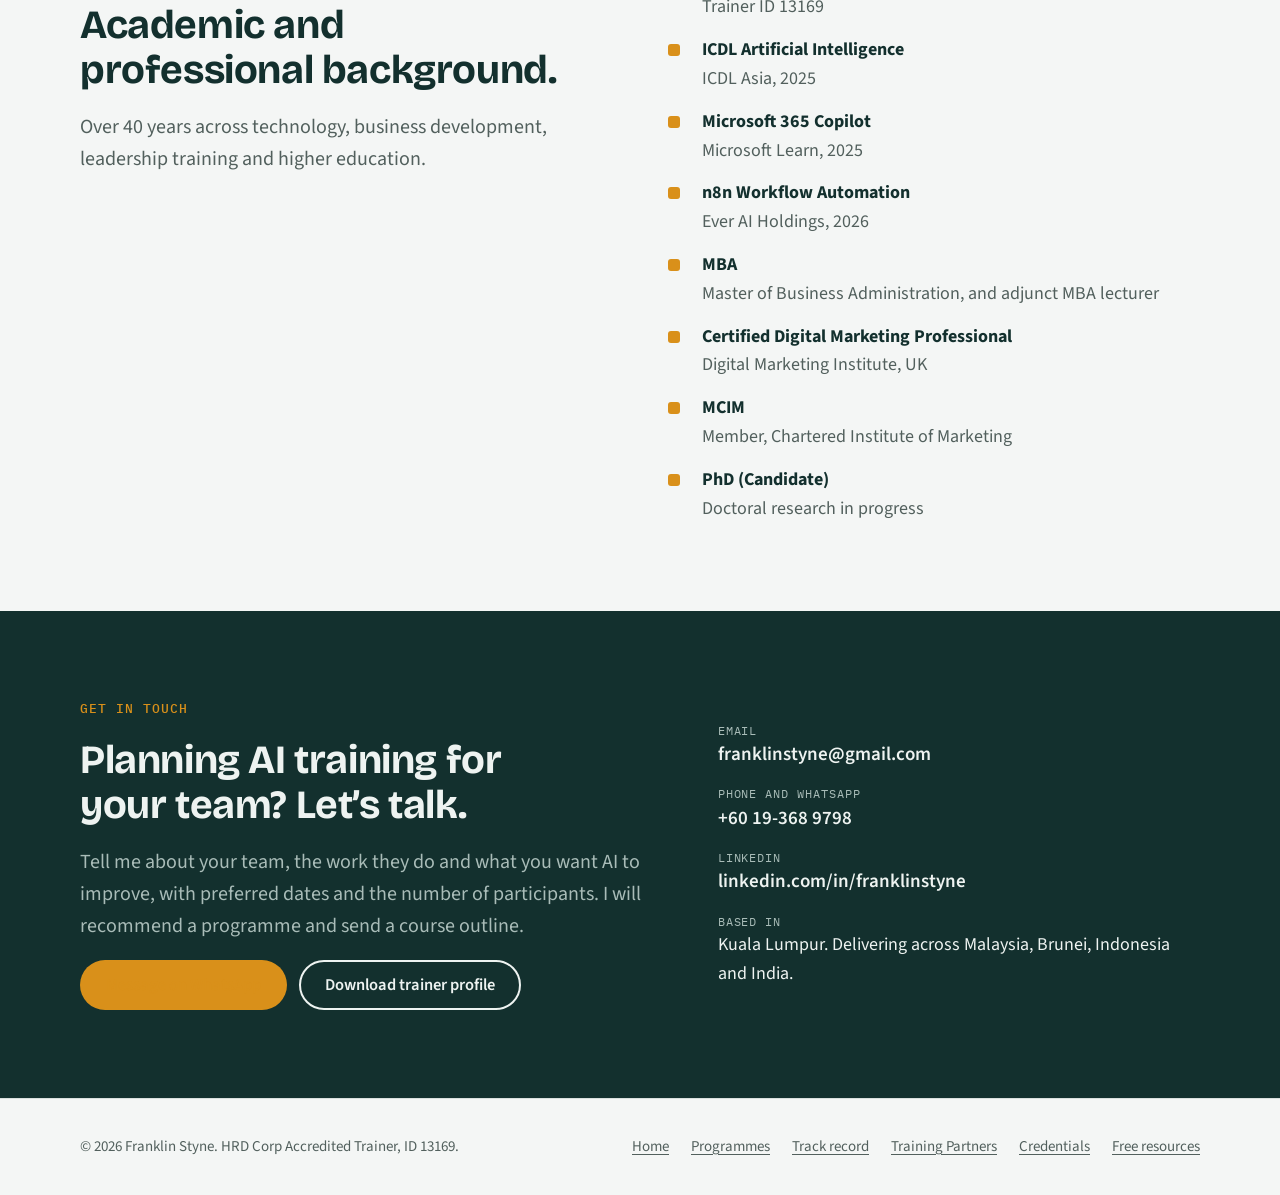
<file: credentials.html>
<!doctype html>
<html lang="en">
<head>
<meta charset="utf-8">
<meta name="viewport" content="width=device-width, initial-scale=1, viewport-fit=cover">
<title>Credentials | Franklin Styne, AI Training</title>
<meta name="claude:viewport-fit-sides" content="cover">
<meta name="description" content="Franklin Styne's trainer profile, HRD Corp accreditation, AI certifications and qualifications.">
<meta property="og:title" content="Credentials | Franklin Styne, AI Training">
<meta property="og:description" content="Franklin Styne's trainer profile, HRD Corp accreditation, AI certifications and qualifications.">
<meta property="og:type" content="website">
<meta property="og:url" content="https://franklinstyne.com/credentials.html">
<meta property="og:image" content="https://franklinstyne.com/assets/franklin-styne.jpg">
<meta name="theme-color" content="#13302E">
<link rel="icon" type="image/svg+xml" href="assets/logo/franklinstyne-icon.svg">
<link rel="apple-touch-icon" href="assets/logo/franklinstyne-icon-512.png">
<link rel="preconnect" href="https://fonts.googleapis.com">
<link rel="preconnect" href="https://fonts.gstatic.com" crossorigin>
<link rel="stylesheet" href="https://fonts.googleapis.com/css2?family=Bricolage+Grotesque:opsz,wght@12..96,600;12..96,700&family=IBM+Plex+Mono:wght@500;600&family=Source+Sans+3:wght@400;600;700&display=swap">
<link rel="stylesheet" href="assets/site.css?v=20261128">
</head>
<body>
<a class="wa" href="https://wa.me/60193689798?text=Hi%20Franklin%2C%20I%27d%20like%20to%20discuss%20an%20AI%20training%20programme" target="_blank" rel="noopener" aria-label="Message Franklin on WhatsApp"><svg viewBox="0 0 32 32" fill="#fff" aria-hidden="true"><path d="M16.01 3C9.38 3 4 8.38 4 15.01c0 2.35.64 4.55 1.76 6.44L4 29l7.73-1.7a11.9 11.9 0 0 0 4.28.79h.01c6.63 0 12.01-5.38 12.01-12.01C28.03 8.38 22.65 3 16.01 3zm0 21.9h-.01a9.9 9.9 0 0 1-5.05-1.38l-.36-.21-4.58 1.01 1.01-4.46-.24-.38A9.85 9.85 0 0 1 5.9 15c0-5.58 4.54-10.11 10.11-10.11 2.7 0 5.24 1.05 7.15 2.96a10.05 10.05 0 0 1 2.96 7.16c0 5.58-4.54 10.09-10.11 10.09zm5.55-7.57c-.3-.15-1.79-.89-2.07-.99-.28-.1-.48-.15-.68.15-.2.3-.78.99-.96 1.19-.18.2-.35.22-.65.07-.3-.15-1.28-.47-2.44-1.5-.9-.8-1.51-1.79-1.69-2.09-.18-.3-.02-.46.13-.61.14-.14.3-.35.45-.53.15-.18.2-.3.3-.5.1-.2.05-.38-.02-.53-.08-.15-.68-1.63-.93-2.24-.24-.58-.49-.5-.68-.51h-.58c-.2 0-.53.07-.8.38-.28.3-1.05 1.03-1.05 2.5s1.08 2.9 1.23 3.1c.15.2 2.13 3.24 5.15 4.55.72.31 1.28.5 1.72.63.72.23 1.38.2 1.9.12.58-.09 1.79-.73 2.04-1.44.25-.71.25-1.31.18-1.44-.07-.13-.28-.2-.58-.35z"/></svg></a>
<header class="site-header">
  <nav class="wrap nav" aria-label="Main">
    <a class="brand" href="index.html" aria-label="Franklin Styne, AI, Agentic AI and Automation Trainer, home"><svg xmlns="http://www.w3.org/2000/svg" viewBox="0 0 94 94" aria-hidden="true" class="mark"><rect x="0" y="0" width="94" height="94" rx="20" fill="#13302E"/><path d="M24 29 L45 47 L24 65" fill="none" stroke="#F0B54A" stroke-width="9" stroke-linecap="round" stroke-linejoin="round"/><rect x="51" y="60" width="24" height="8" rx="1.5" fill="#EEF3F1"/></svg><span class="names"><b>Franklin Styne</b><span>AI, Agentic AI &amp; Automation Trainer</span></span></a>
    <button class="menu-toggle" type="button" aria-expanded="false" aria-controls="nav-links">
      <svg width="18" height="18" viewBox="0 0 24 24" fill="none" stroke="currentColor" stroke-width="2.2" stroke-linecap="round" aria-hidden="true"><path d="M4 7h16M4 12h16M4 17h16"></path></svg>Menu
    </button>
    <ul class="nav-links" id="nav-links"><li><a href="index.html">Home</a></li><li><a href="programmes.html">Programmes</a></li><li><a href="track-record.html">Track record</a></li><li><a href="training-providers.html">Training Partners</a></li><li><a href="credentials.html" aria-current="page">Credentials</a></li><li><a href="resources.html">Free resources</a></li><li><a class="btn btn-accent" href="#contact">Get in touch</a></li></ul>
  </nav>
</header>
<main>
<section class="page-hero">
  <div class="wrap stack">
    <p class="label">Credentials and downloads</p>
    <h1>Credentials and certifications.</h1>
    <p class="lede">My trainer profile, HRD Corp accreditation and professional certifications, available to view and download.</p>
  </div>
</section>
<section>
  <div class="wrap">
    <div class="head">
      <p class="label">Profile and accreditation</p>
      <h2>Trainer profile and HRD Corp accreditation.</h2>
    </div>
    <div class="grid-2">
      <article class="card cert">
        <a class="thumb" href="downloads/franklin-styne-trainer-profile.pdf" target="_blank" rel="noopener"><img src="assets/certs/franklin-styne-trainer-profile.jpg" alt="Preview of Trainer Profile" loading="lazy"></a>
        <h3>Trainer Profile</h3>
        <p>One-page profile with background, training focus, certifications, track record and organisations trained.</p>
        <p class="meta">PDF, 1 page</p>
        <div class="actions"><a class="btn btn-line" href="downloads/franklin-styne-trainer-profile.pdf" download>Download profile</a></div>
      </article>
      <article class="card cert">
        <a class="thumb" href="downloads/franklin-styne-hrdcorp-certificate.pdf" target="_blank" rel="noopener"><img src="assets/certs/franklin-styne-hrdcorp-certificate.jpg" alt="Preview of HRD Corp Accredited Trainer Certificate" loading="lazy"></a>
        <h3>HRD Corp Accredited Trainer Certificate</h3>
        <p>Trainer ID 13169, valid 29 January 2024 to 29 January 2027. Scan the QR code on the certificate to verify it with HRD Corp.</p>
        <p class="meta">PDF, 1 page. IC number removed for privacy.</p>
        <div class="actions"><a class="btn btn-line" href="downloads/franklin-styne-hrdcorp-certificate.pdf" download>Download certificate</a></div>
      </article>
    </div>
  </div>
</section>
<section class="alt">
  <div class="wrap">
    <div class="head">
      <p class="label">Certifications</p>
      <h2>AI and professional certifications.</h2>
    </div>
    <div class="grid-2">
      <article class="card cert">
        <a class="thumb" href="downloads/franklin-styne-n8n-workflow-automation-bootcamp.pdf" target="_blank" rel="noopener"><img src="assets/certs/franklin-styne-n8n-workflow-automation-bootcamp.jpg" alt="Preview of n8n Workflow Automation Bootcamp certificate" loading="lazy"></a>
        <h3>n8n Workflow Automation</h3>
        <p>Verified Certificate of Completion, Workflow Automation Made Simple With n8n Bootcamp. Issued by Ever AI Holdings Sdn Bhd, April 2026.</p>
        <p class="meta">PDF, 1 page</p>
        <div class="actions"><a class="btn btn-line" href="downloads/franklin-styne-n8n-workflow-automation-bootcamp.pdf" download>Download</a></div>
      </article>
      <article class="card cert">
        <a class="thumb" href="downloads/franklin-styne-icdl-artificial-intelligence.pdf" target="_blank" rel="noopener"><img src="assets/certs/franklin-styne-icdl-artificial-intelligence.jpg" alt="Preview of ICDL Artificial Intelligence" loading="lazy"></a>
        <h3>ICDL Artificial Intelligence</h3>
        <p>ICDL Profile Certificate, Artificial Intelligence module. Issued by ICDL Asia, January 2025.</p>
        <p class="meta">PDF, 1 page</p>
        <div class="actions"><a class="btn btn-line" href="downloads/franklin-styne-icdl-artificial-intelligence.pdf" download>Download</a></div>
      </article>
      <article class="card cert">
        <a class="thumb" href="downloads/franklin-styne-microsoft-365-copilot.pdf" target="_blank" rel="noopener"><img src="assets/certs/franklin-styne-microsoft-365-copilot.jpg" alt="Preview of Microsoft 365 Copilot" loading="lazy"></a>
        <h3>Microsoft 365 Copilot</h3>
        <p>Introduction to Microsoft 365 Copilot, completed on Microsoft Learn, February 2025.</p>
        <p class="meta">PDF, 1 page</p>
        <div class="actions"><a class="btn btn-line" href="downloads/franklin-styne-microsoft-365-copilot.pdf" download>Download</a></div>
      </article>
      <article class="card cert">
        <a class="thumb" href="downloads/franklin-styne-dmi-digital-marketing-professional.pdf" target="_blank" rel="noopener"><img src="assets/certs/franklin-styne-dmi-digital-marketing-professional.jpg" alt="Preview of Certified Digital Marketing Professional" loading="lazy"></a>
        <h3>Certified Digital Marketing Professional</h3>
        <p>Digital Marketing Institute (DMI Pro), syllabus version 6.0. Awarded January 2018.</p>
        <p class="meta">PDF, 1 page</p>
        <div class="actions"><a class="btn btn-line" href="downloads/franklin-styne-dmi-digital-marketing-professional.pdf" download>Download</a></div>
      </article>
    </div>
  </div>
</section>
<section>
  <div class="wrap split">
    <div class="stack">
      <p class="label">Qualifications</p>
      <h2>Academic and professional background.</h2>
      <p class="lede">Over 40 years across technology, business development, leadership training and higher education.</p>
    </div>
    <ul class="checks">
      <li><div><strong>HRD Corp Accredited Trainer</strong><span>Trainer ID 13169</span></div></li>
      <li><div><strong>ICDL Artificial Intelligence</strong><span>ICDL Asia, 2025</span></div></li>
      <li><div><strong>Microsoft 365 Copilot</strong><span>Microsoft Learn, 2025</span></div></li>
      <li><div><strong>n8n Workflow Automation</strong><span>Ever AI Holdings, 2026</span></div></li>
      <li><div><strong>MBA</strong><span>Master of Business Administration, and adjunct MBA lecturer</span></div></li>
      <li><div><strong>Certified Digital Marketing Professional</strong><span>Digital Marketing Institute, UK</span></div></li>
      <li><div><strong>MCIM</strong><span>Member, Chartered Institute of Marketing</span></div></li>
      <li><div><strong>PhD (Candidate)</strong><span>Doctoral research in progress</span></div></li>
    </ul>
  </div>
</section>
<section class="ink" id="contact">
  <div class="wrap contact-grid">
    <div class="stack">
      <p class="label">Get in touch</p>
      <h2>Planning AI training for your team? Let&rsquo;s talk.</h2>
      <p class="lede">Tell me about your team, the work they do and what you want AI to improve, with preferred dates and the number of participants. I will recommend a programme and send a course outline.</p>
      <div class="actions">
        <a class="btn btn-accent" href="https://wa.me/60193689798?text=Hi%20Franklin%2C%20I%27d%20like%20to%20discuss%20an%20AI%20training%20programme" target="_blank" rel="noopener">Message on WhatsApp</a>
        <a class="btn btn-line" href="credentials.html">Download trainer profile</a>
      </div>
    </div>
    <ul class="contact-list">
      <li><span class="t">Email</span><a href="mailto:franklinstyne@gmail.com">franklinstyne@gmail.com</a></li>
      <li><span class="t">Phone and WhatsApp</span><a href="tel:+60193689798">+60 19-368 9798</a></li>
      <li><span class="t">LinkedIn</span><a href="https://www.linkedin.com/in/franklinstyne" target="_blank" rel="noopener">linkedin.com/in/franklinstyne</a></li>
      <li><span class="t">Based in</span><span>Kuala Lumpur. Delivering across Malaysia, Brunei, Indonesia and India.</span></li>
    </ul>
  </div>
</section>
</main>
<footer>
  <div class="wrap foot">
    <span>&copy; <span class="yr">2026</span> Franklin Styne. HRD Corp Accredited Trainer, ID 13169.</span>
    <ul><li><a href="index.html">Home</a></li><li><a href="programmes.html">Programmes</a></li><li><a href="track-record.html">Track record</a></li><li><a href="training-providers.html">Training Partners</a></li><li><a href="credentials.html">Credentials</a></li><li><a href="resources.html">Free resources</a></li></ul>
  </div>
</footer>
<script>
(function(){
  var y=document.querySelectorAll('.yr');for(var i=0;i<y.length;i++){y[i].textContent=new Date().getFullYear();}
  var b=document.querySelector('.menu-toggle'),l=document.getElementById('nav-links');
  if(b&&l){b.addEventListener('click',function(){var o=l.classList.toggle('open');b.setAttribute('aria-expanded',o?'true':'false');});
    l.addEventListener('click',function(e){if(e.target.closest('a')){l.classList.remove('open');b.setAttribute('aria-expanded','false');}});}
})();
</script>
</body>
</html>
</file>
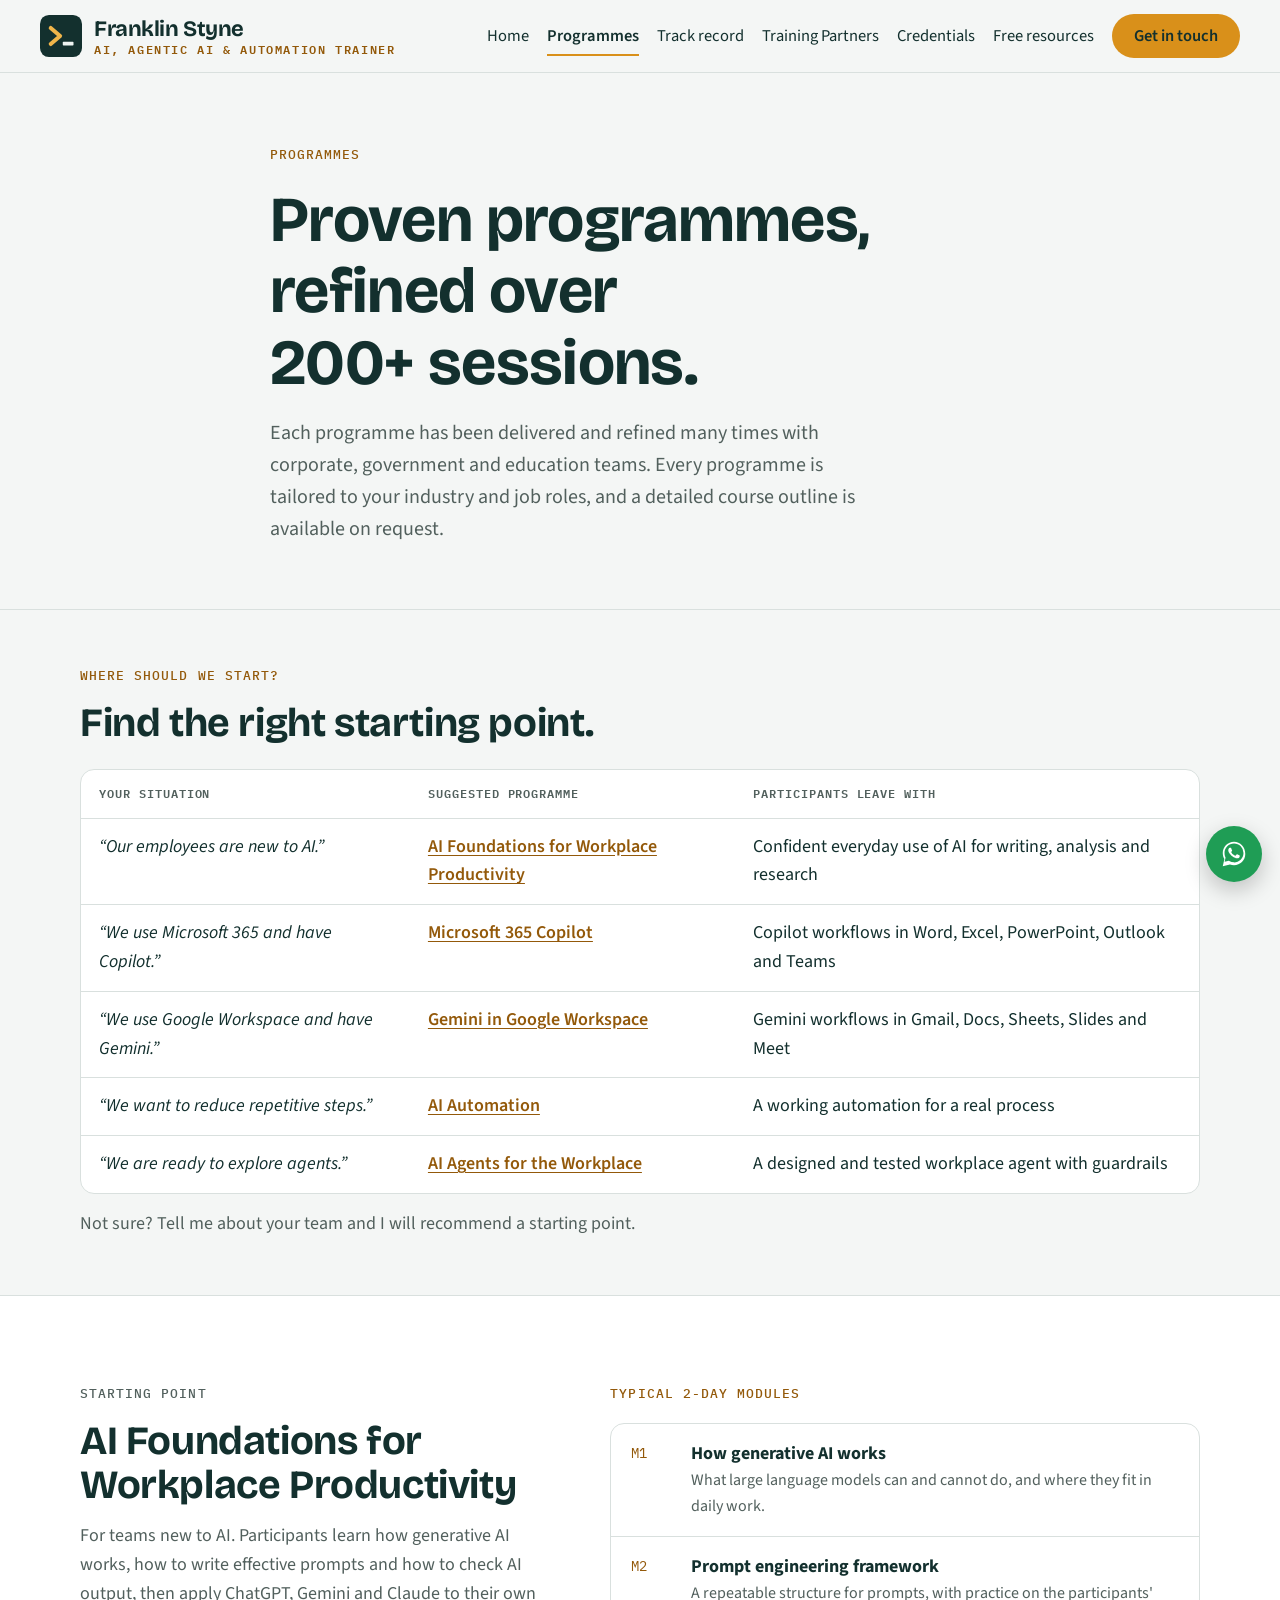
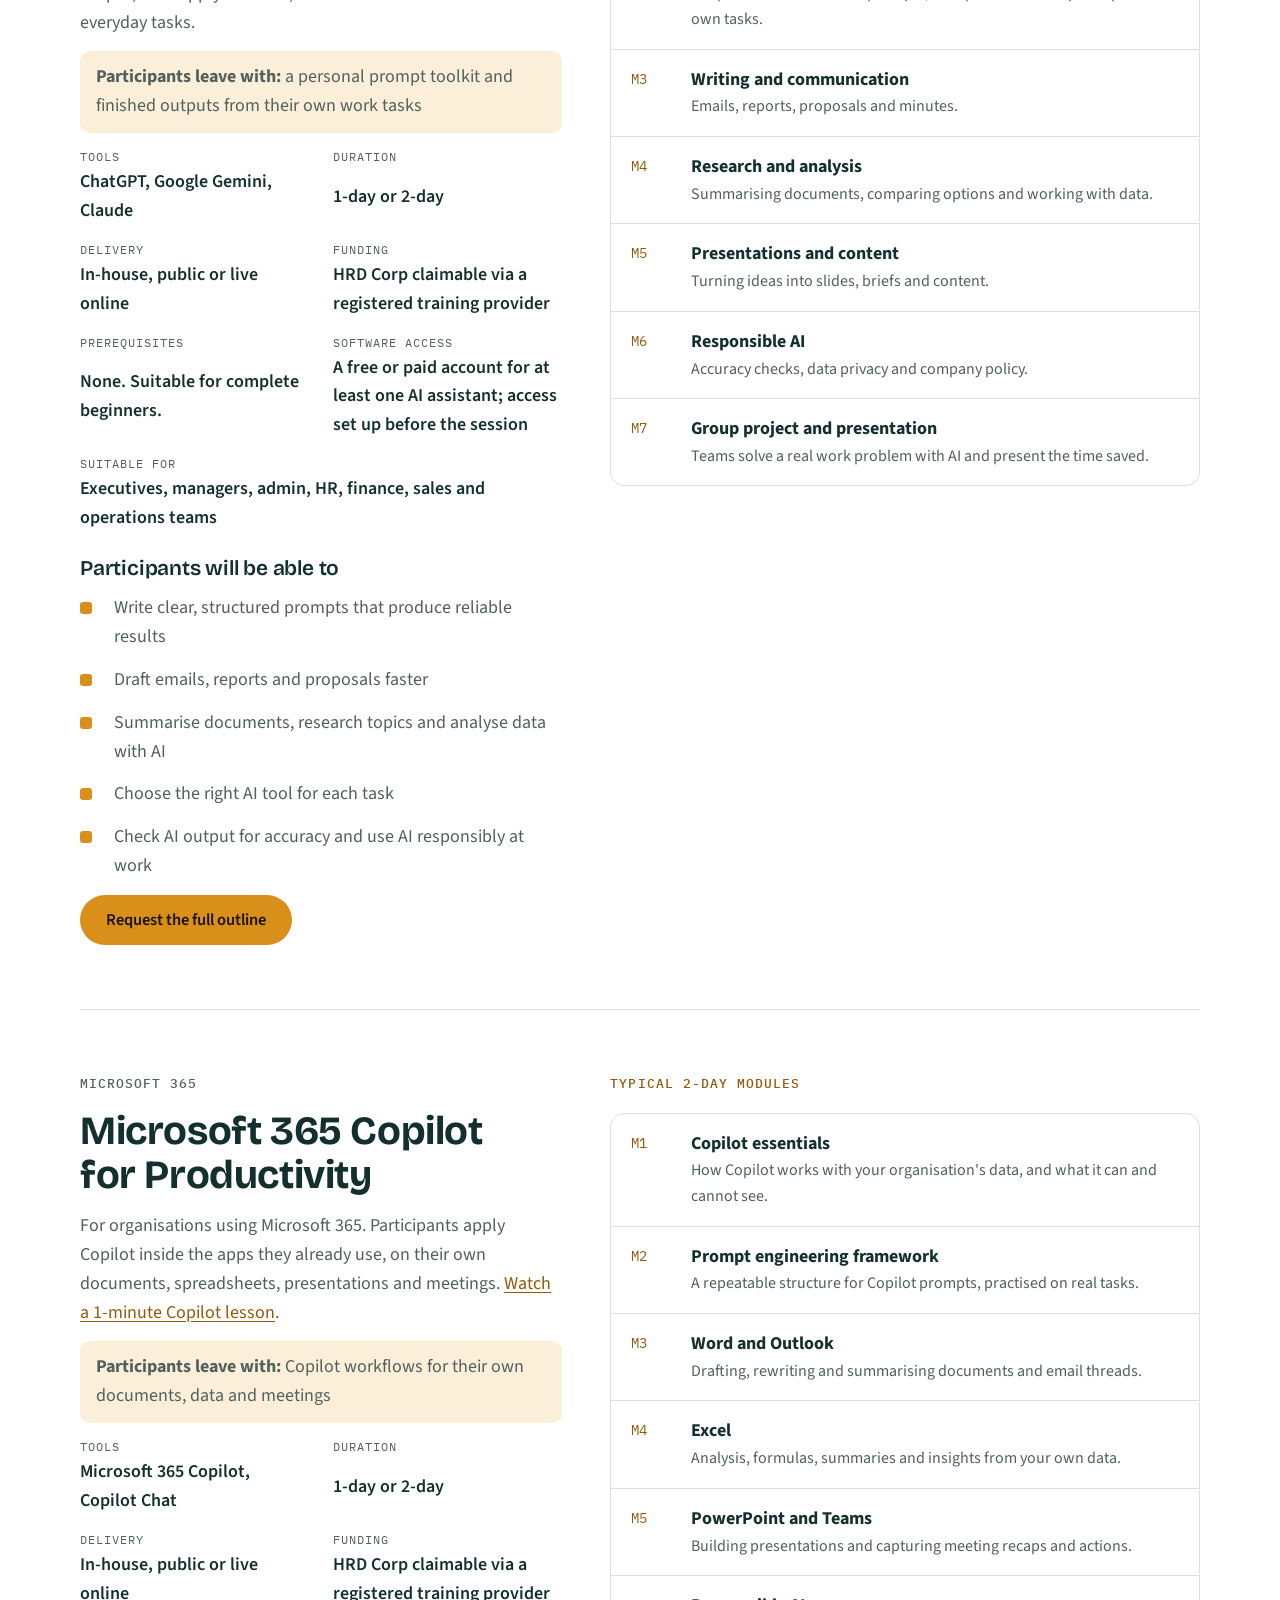
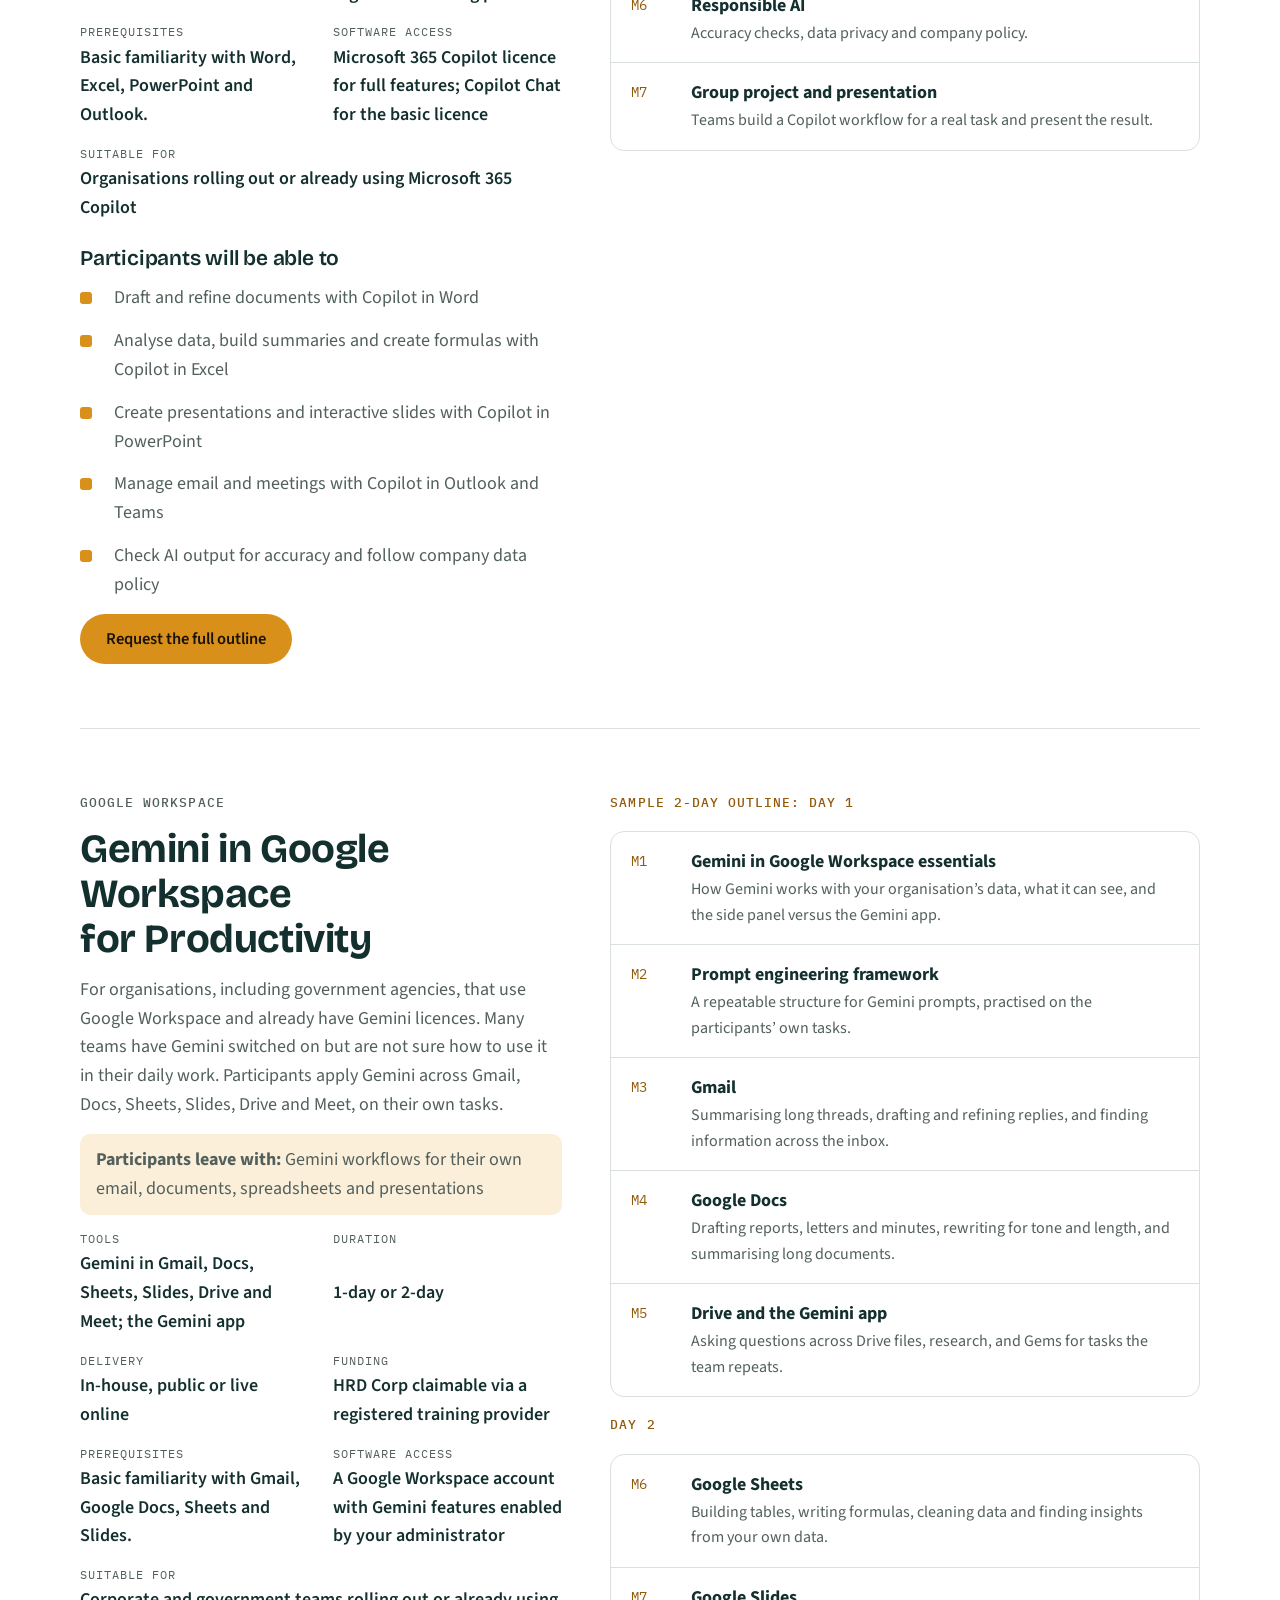
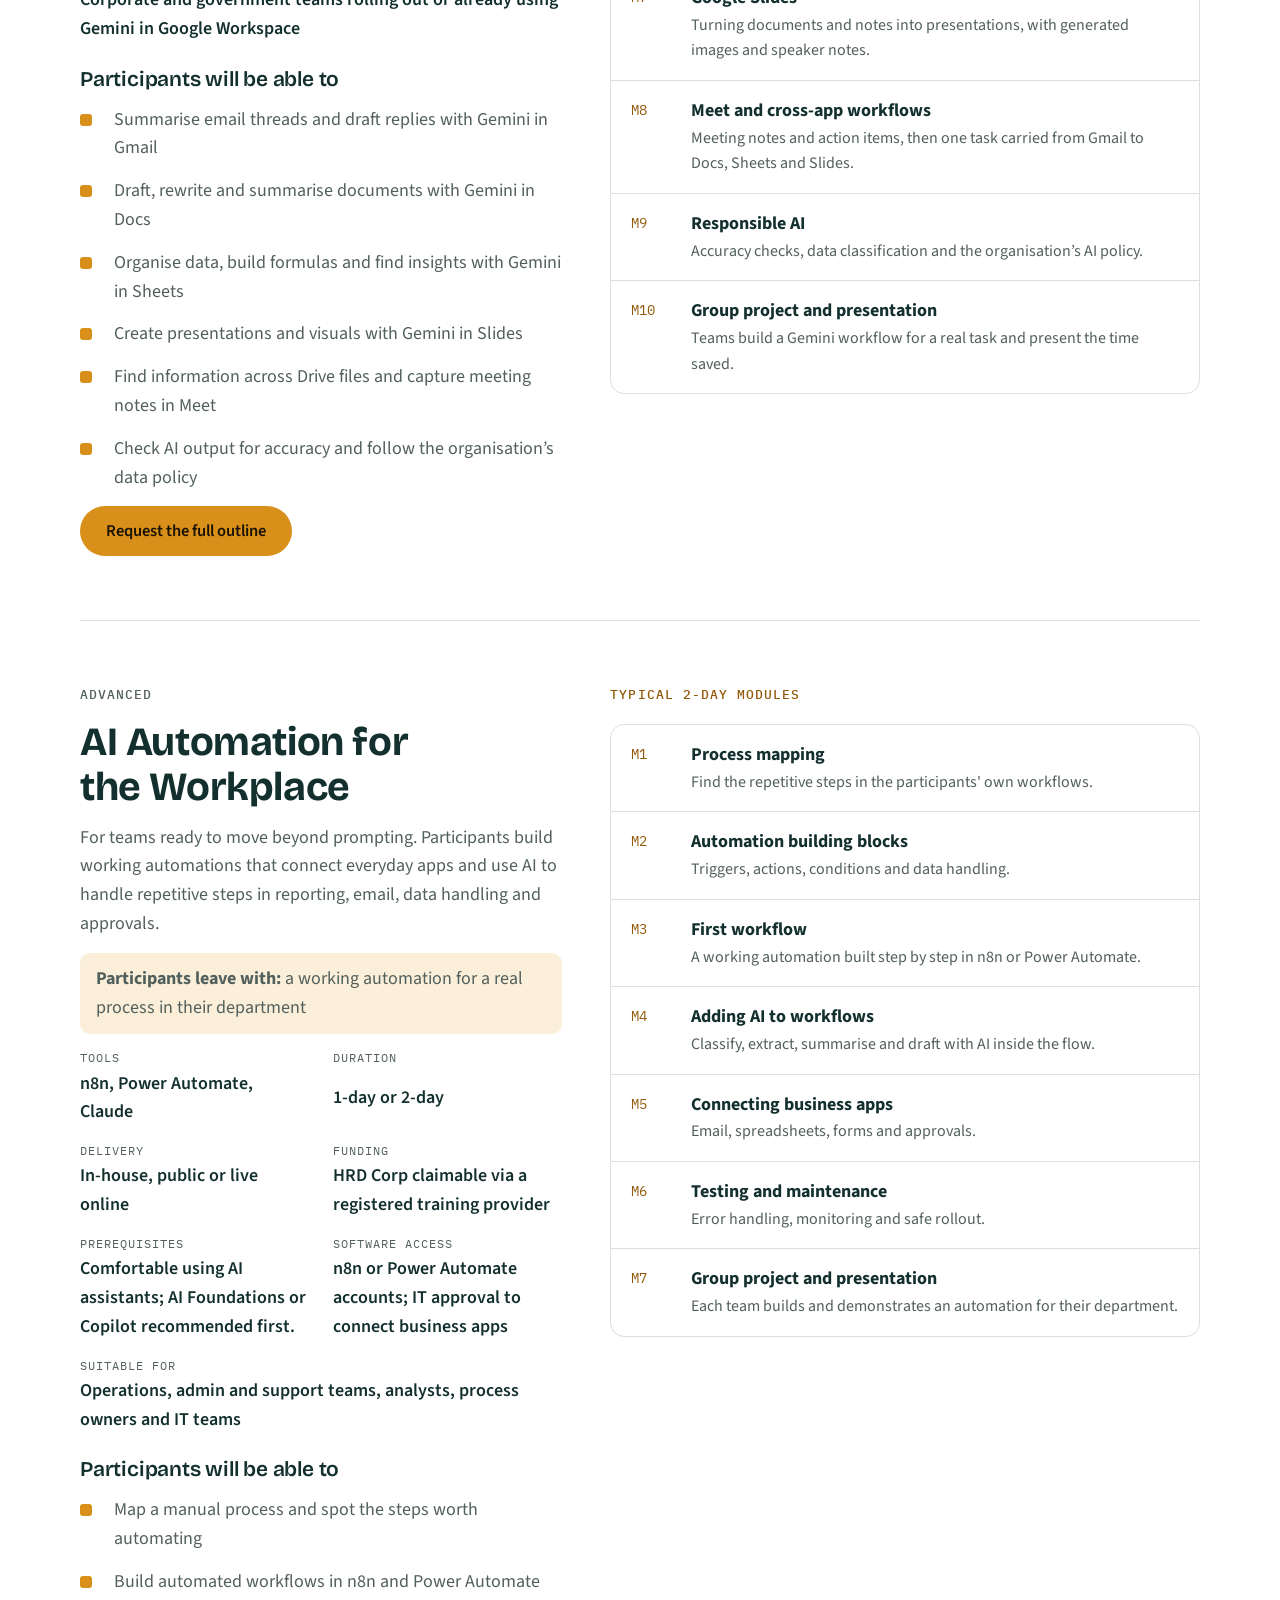
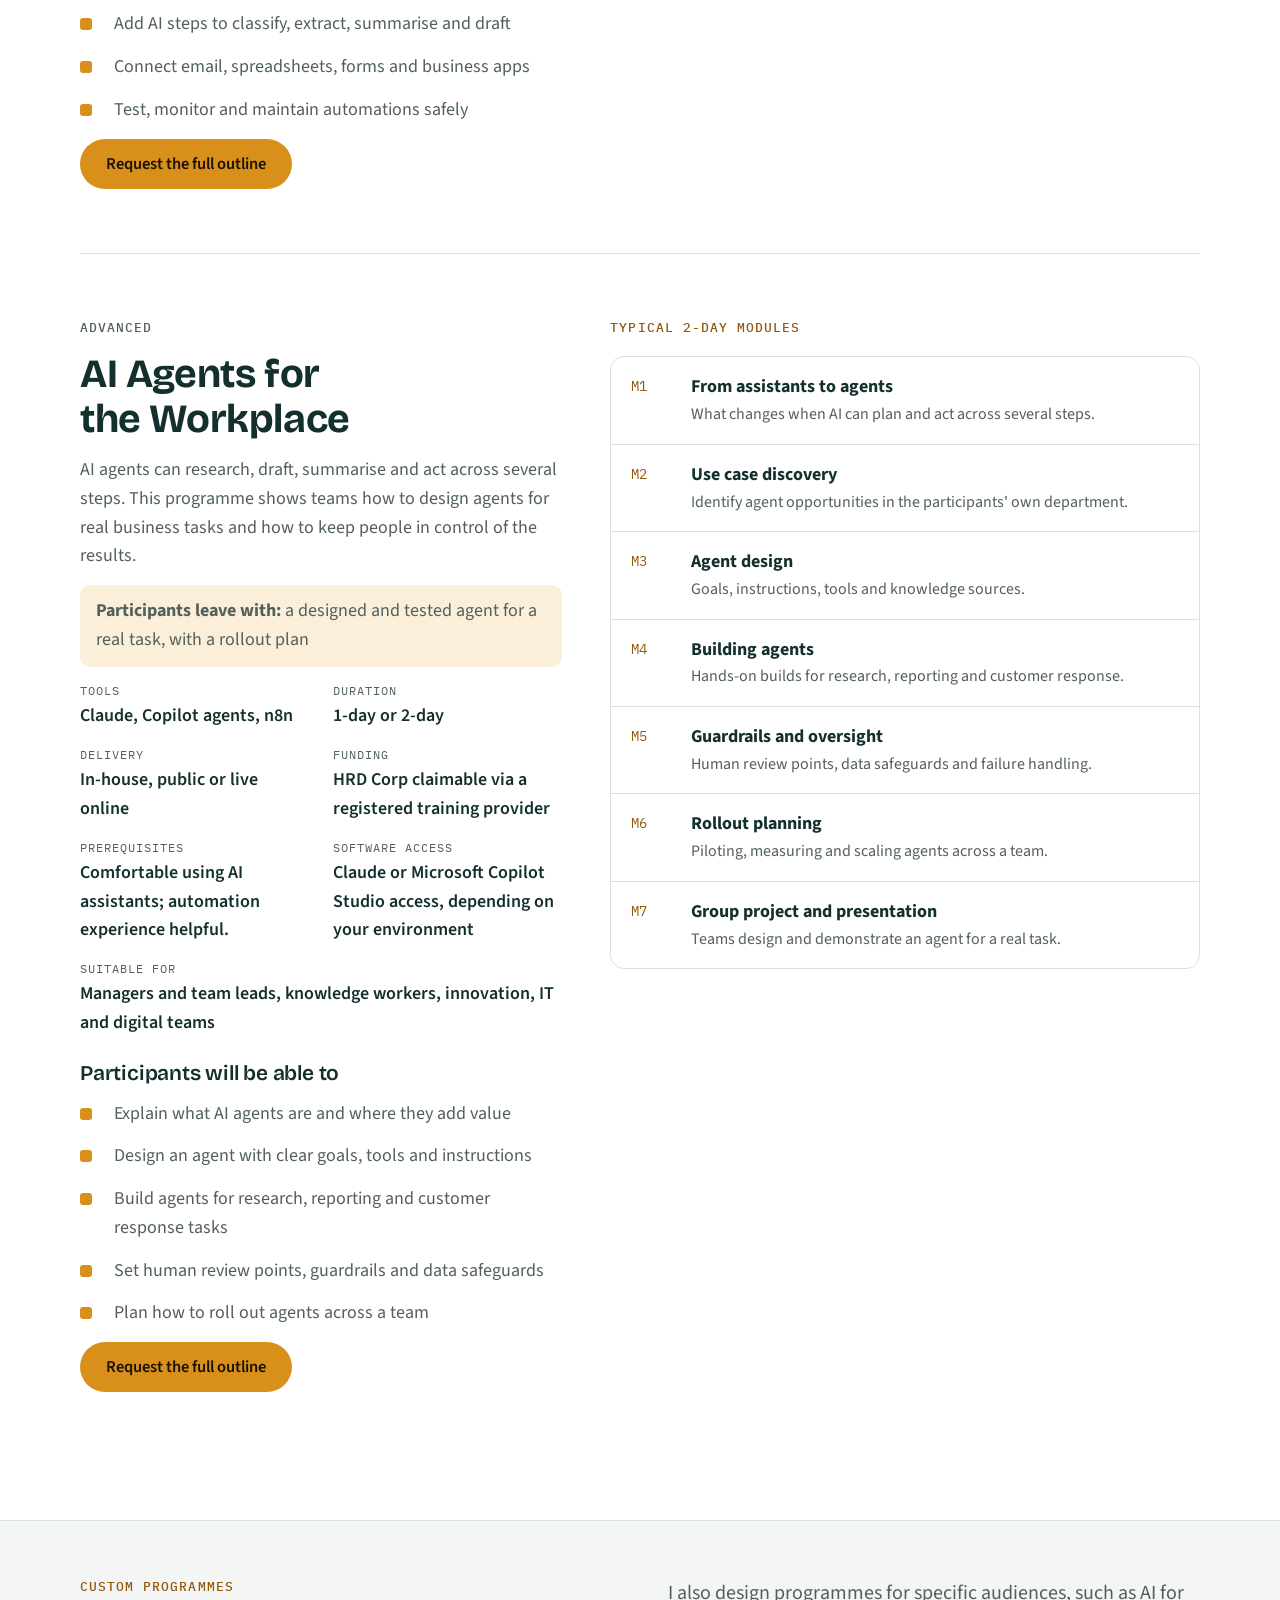
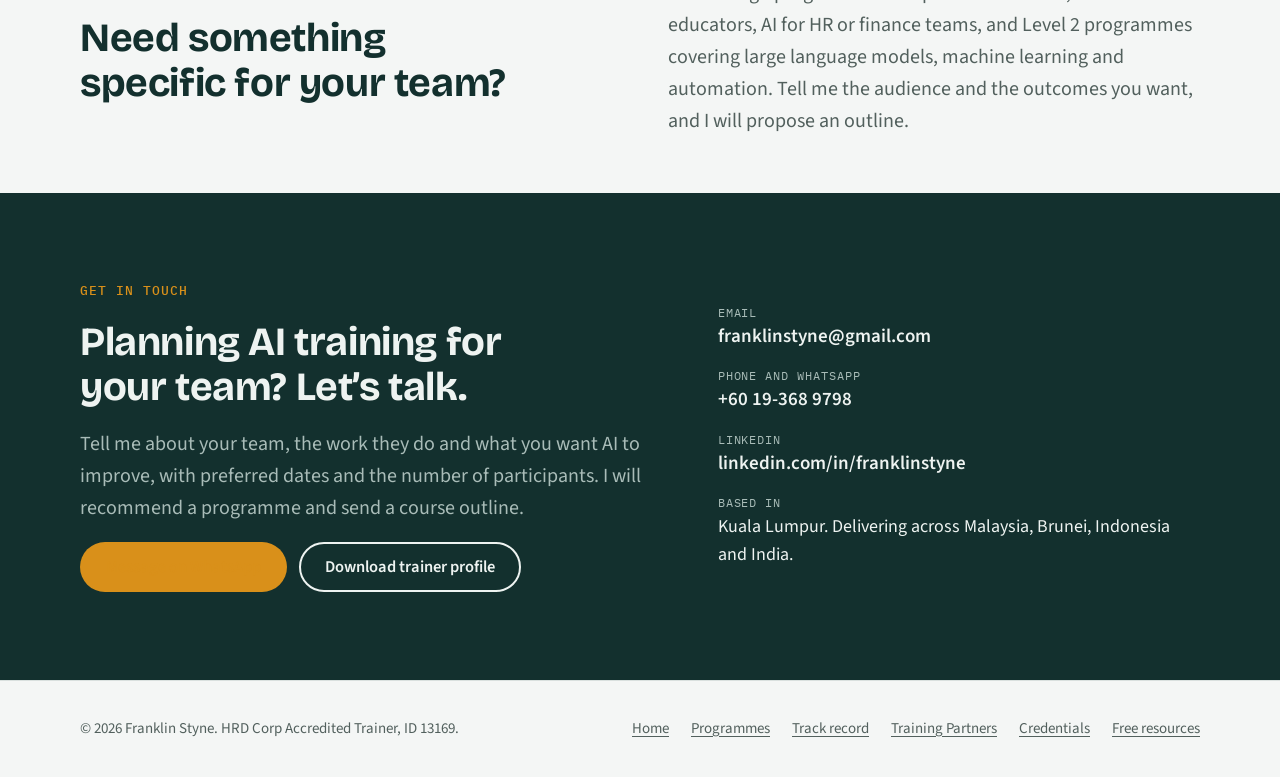
<file: programmes.html>
<!doctype html>
<html lang="en">
<head>
<meta charset="utf-8">
<meta name="viewport" content="width=device-width, initial-scale=1, viewport-fit=cover">
<title>Programmes | Franklin Styne, AI Training</title>
<meta name="claude:viewport-fit-sides" content="cover">
<meta name="description" content="AI Foundations, Microsoft 365 Copilot, Gemini in Google Workspace, AI automation and AI agent training programmes by Franklin Styne, with outcomes, modules, prerequisites and formats for corporate, government and education teams.">
<meta property="og:title" content="Programmes | Franklin Styne, AI Training">
<meta property="og:description" content="AI Foundations, Microsoft 365 Copilot, Gemini in Google Workspace, AI automation and AI agent training programmes by Franklin Styne, with outcomes, modules, prerequisites and formats for corporate, government and education teams.">
<meta property="og:type" content="website">
<meta property="og:url" content="https://franklinstyne.com/programmes.html">
<meta property="og:image" content="https://franklinstyne.com/assets/franklin-styne.jpg">
<meta name="theme-color" content="#13302E">
<link rel="icon" type="image/svg+xml" href="assets/logo/franklinstyne-icon.svg">
<link rel="apple-touch-icon" href="assets/logo/franklinstyne-icon-512.png">
<link rel="preconnect" href="https://fonts.googleapis.com">
<link rel="preconnect" href="https://fonts.gstatic.com" crossorigin>
<link rel="stylesheet" href="https://fonts.googleapis.com/css2?family=Bricolage+Grotesque:opsz,wght@12..96,600;12..96,700&family=IBM+Plex+Mono:wght@500;600&family=Source+Sans+3:wght@400;600;700&display=swap">
<link rel="stylesheet" href="assets/site.css?v=20261128">
</head>
<body>
<a class="wa" href="https://wa.me/60193689798?text=Hi%20Franklin%2C%20I%27d%20like%20to%20discuss%20an%20AI%20training%20programme" target="_blank" rel="noopener" aria-label="Message Franklin on WhatsApp"><svg viewBox="0 0 32 32" fill="#fff" aria-hidden="true"><path d="M16.01 3C9.38 3 4 8.38 4 15.01c0 2.35.64 4.55 1.76 6.44L4 29l7.73-1.7a11.9 11.9 0 0 0 4.28.79h.01c6.63 0 12.01-5.38 12.01-12.01C28.03 8.38 22.65 3 16.01 3zm0 21.9h-.01a9.9 9.9 0 0 1-5.05-1.38l-.36-.21-4.58 1.01 1.01-4.46-.24-.38A9.85 9.85 0 0 1 5.9 15c0-5.58 4.54-10.11 10.11-10.11 2.7 0 5.24 1.05 7.15 2.96a10.05 10.05 0 0 1 2.96 7.16c0 5.58-4.54 10.09-10.11 10.09zm5.55-7.57c-.3-.15-1.79-.89-2.07-.99-.28-.1-.48-.15-.68.15-.2.3-.78.99-.96 1.19-.18.2-.35.22-.65.07-.3-.15-1.28-.47-2.44-1.5-.9-.8-1.51-1.79-1.69-2.09-.18-.3-.02-.46.13-.61.14-.14.3-.35.45-.53.15-.18.2-.3.3-.5.1-.2.05-.38-.02-.53-.08-.15-.68-1.63-.93-2.24-.24-.58-.49-.5-.68-.51h-.58c-.2 0-.53.07-.8.38-.28.3-1.05 1.03-1.05 2.5s1.08 2.9 1.23 3.1c.15.2 2.13 3.24 5.15 4.55.72.31 1.28.5 1.72.63.72.23 1.38.2 1.9.12.58-.09 1.79-.73 2.04-1.44.25-.71.25-1.31.18-1.44-.07-.13-.28-.2-.58-.35z"/></svg></a>
<header class="site-header">
  <nav class="wrap nav" aria-label="Main">
    <a class="brand" href="index.html" aria-label="Franklin Styne, AI, Agentic AI and Automation Trainer, home"><svg xmlns="http://www.w3.org/2000/svg" viewBox="0 0 94 94" aria-hidden="true" class="mark"><rect x="0" y="0" width="94" height="94" rx="20" fill="#13302E"/><path d="M24 29 L45 47 L24 65" fill="none" stroke="#F0B54A" stroke-width="9" stroke-linecap="round" stroke-linejoin="round"/><rect x="51" y="60" width="24" height="8" rx="1.5" fill="#EEF3F1"/></svg><span class="names"><b>Franklin Styne</b><span>AI, Agentic AI &amp; Automation Trainer</span></span></a>
    <button class="menu-toggle" type="button" aria-expanded="false" aria-controls="nav-links">
      <svg width="18" height="18" viewBox="0 0 24 24" fill="none" stroke="currentColor" stroke-width="2.2" stroke-linecap="round" aria-hidden="true"><path d="M4 7h16M4 12h16M4 17h16"></path></svg>Menu
    </button>
    <ul class="nav-links" id="nav-links"><li><a href="index.html">Home</a></li><li><a href="programmes.html" aria-current="page">Programmes</a></li><li><a href="track-record.html">Track record</a></li><li><a href="training-providers.html">Training Partners</a></li><li><a href="credentials.html">Credentials</a></li><li><a href="resources.html">Free resources</a></li><li><a class="btn btn-accent" href="#contact">Get in touch</a></li></ul>
  </nav>
</header>
<main>
<section class="page-hero">
  <div class="wrap stack">
    <p class="label">Programmes</p>
    <h1>Proven programmes, refined over 200+ sessions.</h1>
    <p class="lede">Each programme has been delivered and refined many times with corporate, government and education teams. Every programme is tailored to your industry and job roles, and a detailed course outline is available on request.</p>
  </div>
</section>
<section class="tight">
  <div class="wrap">
    <div class="head" style="margin-bottom:24px">
      <p class="label">Where should we start?</p>
      <h2>Find the right starting point.</h2>
    </div>
    <div class="table-wrap">
      <table class="routes">
        <thead><tr><th scope="col">Your situation</th><th scope="col">Suggested programme</th><th scope="col">Participants leave with</th></tr></thead>
        <tbody><tr><td>&ldquo;Our employees are new to AI.&rdquo;</td><td><a href="#foundations">AI Foundations for Workplace Productivity</a></td><td>Confident everyday use of AI for writing, analysis and research</td></tr><tr><td>&ldquo;We use Microsoft 365 and have Copilot.&rdquo;</td><td><a href="#copilot">Microsoft 365 Copilot</a></td><td>Copilot workflows in Word, Excel, PowerPoint, Outlook and Teams</td></tr><tr><td>&ldquo;We use Google Workspace and have Gemini.&rdquo;</td><td><a href="#gemini">Gemini in Google Workspace</a></td><td>Gemini workflows in Gmail, Docs, Sheets, Slides and Meet</td></tr><tr><td>&ldquo;We want to reduce repetitive steps.&rdquo;</td><td><a href="#automation">AI Automation</a></td><td>A working automation for a real process</td></tr><tr><td>&ldquo;We are ready to explore agents.&rdquo;</td><td><a href="#agents">AI Agents for the Workplace</a></td><td>A designed and tested workplace agent with guardrails</td></tr></tbody>
      </table>
    </div>
    <p class="muted" style="margin-top:16px">Not sure? Tell me about your team and I will recommend a starting point.</p>
  </div>
</section>
<section style="padding-block:24px 64px" class="alt">
  <div class="wrap">
    <article class="prog" id="foundations">
      <div class="intro">
        <p class="label">Starting point</p>
        <h2>AI Foundations for Workplace Productivity</h2>
        <p>For teams new to AI. Participants learn how generative AI works, how to write effective prompts and how to check AI output, then apply ChatGPT, Gemini and Claude to their own everyday tasks.</p>
        <p class="leave"><strong>Participants leave with:</strong> a personal prompt toolkit and finished outputs from their own work tasks</p>
        <dl class="facts">
          <div><dt>Tools</dt><dd>ChatGPT, Google Gemini, Claude</dd></div>
          <div><dt>Duration</dt><dd>1-day or 2-day</dd></div>
          <div><dt>Delivery</dt><dd>In-house, public or live online</dd></div>
          <div><dt>Funding</dt><dd>HRD Corp claimable via a registered training provider</dd></div>
          <div><dt>Prerequisites</dt><dd>None. Suitable for complete beginners.</dd></div>
          <div><dt>Software access</dt><dd>A free or paid account for at least one AI assistant; access set up before the session</dd></div>
          <div style="grid-column:1/-1"><dt>Suitable for</dt><dd>Executives, managers, admin, HR, finance, sales and operations teams</dd></div>
        </dl>
        <h3 style="margin-top:10px">Participants will be able to</h3>
        <ul class="checks"><li><div><span>Write clear, structured prompts that produce reliable results</span></div></li><li><div><span>Draft emails, reports and proposals faster</span></div></li><li><div><span>Summarise documents, research topics and analyse data with AI</span></div></li><li><div><span>Choose the right AI tool for each task</span></div></li><li><div><span>Check AI output for accuracy and use AI responsibly at work</span></div></li></ul>
        <div class="actions"><a class="btn btn-accent" href="mailto:franklinstyne@gmail.com?subject=Course%20outline%20request%3A%20AI%20Foundations%20for%20Workplace%20Productivity">Request the full outline</a></div>
      </div>
      <div class="stack">
        <p class="label">Typical 2-day modules</p>
        <ol class="modules"><li><div><strong>How generative AI works</strong><span>What large language models can and cannot do, and where they fit in daily work.</span></div></li><li><div><strong>Prompt engineering framework</strong><span>A repeatable structure for prompts, with practice on the participants' own tasks.</span></div></li><li><div><strong>Writing and communication</strong><span>Emails, reports, proposals and minutes.</span></div></li><li><div><strong>Research and analysis</strong><span>Summarising documents, comparing options and working with data.</span></div></li><li><div><strong>Presentations and content</strong><span>Turning ideas into slides, briefs and content.</span></div></li><li><div><strong>Responsible AI</strong><span>Accuracy checks, data privacy and company policy.</span></div></li><li><div><strong>Group project and presentation</strong><span>Teams solve a real work problem with AI and present the time saved.</span></div></li></ol>
      </div>
    </article>
    <article class="prog" id="copilot">
      <div class="intro">
        <p class="label">Microsoft 365</p>
        <h2>Microsoft 365 Copilot for Productivity</h2>
        <p>For organisations using Microsoft 365. Participants apply Copilot inside the apps they already use, on their own documents, spreadsheets, presentations and meetings. <a href='index.html#lesson'>Watch a 1-minute Copilot lesson</a>.</p>
        <p class="leave"><strong>Participants leave with:</strong> Copilot workflows for their own documents, data and meetings</p>
        <dl class="facts">
          <div><dt>Tools</dt><dd>Microsoft 365 Copilot, Copilot Chat</dd></div>
          <div><dt>Duration</dt><dd>1-day or 2-day</dd></div>
          <div><dt>Delivery</dt><dd>In-house, public or live online</dd></div>
          <div><dt>Funding</dt><dd>HRD Corp claimable via a registered training provider</dd></div>
          <div><dt>Prerequisites</dt><dd>Basic familiarity with Word, Excel, PowerPoint and Outlook.</dd></div>
          <div><dt>Software access</dt><dd>Microsoft 365 Copilot licence for full features; Copilot Chat for the basic licence</dd></div>
          <div style="grid-column:1/-1"><dt>Suitable for</dt><dd>Organisations rolling out or already using Microsoft 365 Copilot</dd></div>
        </dl>
        <h3 style="margin-top:10px">Participants will be able to</h3>
        <ul class="checks"><li><div><span>Draft and refine documents with Copilot in Word</span></div></li><li><div><span>Analyse data, build summaries and create formulas with Copilot in Excel</span></div></li><li><div><span>Create presentations and interactive slides with Copilot in PowerPoint</span></div></li><li><div><span>Manage email and meetings with Copilot in Outlook and Teams</span></div></li><li><div><span>Check AI output for accuracy and follow company data policy</span></div></li></ul>
        <div class="actions"><a class="btn btn-accent" href="mailto:franklinstyne@gmail.com?subject=Course%20outline%20request%3A%20Microsoft%20365%20Copilot%20for%20Productivity">Request the full outline</a></div>
      </div>
      <div class="stack">
        <p class="label">Typical 2-day modules</p>
        <ol class="modules"><li><div><strong>Copilot essentials</strong><span>How Copilot works with your organisation's data, and what it can and cannot see.</span></div></li><li><div><strong>Prompt engineering framework</strong><span>A repeatable structure for Copilot prompts, practised on real tasks.</span></div></li><li><div><strong>Word and Outlook</strong><span>Drafting, rewriting and summarising documents and email threads.</span></div></li><li><div><strong>Excel</strong><span>Analysis, formulas, summaries and insights from your own data.</span></div></li><li><div><strong>PowerPoint and Teams</strong><span>Building presentations and capturing meeting recaps and actions.</span></div></li><li><div><strong>Responsible AI</strong><span>Accuracy checks, data privacy and company policy.</span></div></li><li><div><strong>Group project and presentation</strong><span>Teams build a Copilot workflow for a real task and present the result.</span></div></li></ol>
      </div>
    </article>
    <article class="prog" id="gemini">
      <div class="intro">
        <p class="label">Google Workspace</p>
        <h2>Gemini in Google Workspace for Productivity</h2>
        <p>For organisations, including government agencies, that use Google Workspace and already have Gemini licences. Many teams have Gemini switched on but are not sure how to use it in their daily work. Participants apply Gemini across Gmail, Docs, Sheets, Slides, Drive and Meet, on their own tasks.</p>
        <p class="leave"><strong>Participants leave with:</strong> Gemini workflows for their own email, documents, spreadsheets and presentations</p>
        <dl class="facts">
          <div><dt>Tools</dt><dd>Gemini in Gmail, Docs, Sheets, Slides, Drive and Meet; the Gemini app</dd></div>
          <div><dt>Duration</dt><dd>1-day or 2-day</dd></div>
          <div><dt>Delivery</dt><dd>In-house, public or live online</dd></div>
          <div><dt>Funding</dt><dd>HRD Corp claimable via a registered training provider</dd></div>
          <div><dt>Prerequisites</dt><dd>Basic familiarity with Gmail, Google Docs, Sheets and Slides.</dd></div>
          <div><dt>Software access</dt><dd>A Google Workspace account with Gemini features enabled by your administrator</dd></div>
          <div style="grid-column:1/-1"><dt>Suitable for</dt><dd>Corporate and government teams rolling out or already using Gemini in Google Workspace</dd></div>
        </dl>
        <h3 style="margin-top:10px">Participants will be able to</h3>
        <ul class="checks"><li><div><span>Summarise email threads and draft replies with Gemini in Gmail</span></div></li><li><div><span>Draft, rewrite and summarise documents with Gemini in Docs</span></div></li><li><div><span>Organise data, build formulas and find insights with Gemini in Sheets</span></div></li><li><div><span>Create presentations and visuals with Gemini in Slides</span></div></li><li><div><span>Find information across Drive files and capture meeting notes in Meet</span></div></li><li><div><span>Check AI output for accuracy and follow the organisation&rsquo;s data policy</span></div></li></ul>
        <div class="actions"><a class="btn btn-accent" href="mailto:franklinstyne@gmail.com?subject=Course%20outline%20request%3A%20Gemini%20in%20Google%20Workspace%20for%20Productivity">Request the full outline</a></div>
      </div>
      <div class="stack">
        <p class="label">Sample 2-day outline: Day 1</p>
        <ol class="modules"><li><div><strong>Gemini in Google Workspace essentials</strong><span>How Gemini works with your organisation&rsquo;s data, what it can see, and the side panel versus the Gemini app.</span></div></li><li><div><strong>Prompt engineering framework</strong><span>A repeatable structure for Gemini prompts, practised on the participants&rsquo; own tasks.</span></div></li><li><div><strong>Gmail</strong><span>Summarising long threads, drafting and refining replies, and finding information across the inbox.</span></div></li><li><div><strong>Google Docs</strong><span>Drafting reports, letters and minutes, rewriting for tone and length, and summarising long documents.</span></div></li><li><div><strong>Drive and the Gemini app</strong><span>Asking questions across Drive files, research, and Gems for tasks the team repeats.</span></div></li></ol>
        <p class="label">Day 2</p>
        <ol class="modules" style="counter-reset:m 5"><li><div><strong>Google Sheets</strong><span>Building tables, writing formulas, cleaning data and finding insights from your own data.</span></div></li><li><div><strong>Google Slides</strong><span>Turning documents and notes into presentations, with generated images and speaker notes.</span></div></li><li><div><strong>Meet and cross-app workflows</strong><span>Meeting notes and action items, then one task carried from Gmail to Docs, Sheets and Slides.</span></div></li><li><div><strong>Responsible AI</strong><span>Accuracy checks, data classification and the organisation&rsquo;s AI policy.</span></div></li><li><div><strong>Group project and presentation</strong><span>Teams build a Gemini workflow for a real task and present the time saved.</span></div></li></ol>
      </div>
    </article>
    <article class="prog" id="automation">
      <div class="intro">
        <p class="label">Advanced</p>
        <h2>AI Automation for the Workplace</h2>
        <p>For teams ready to move beyond prompting. Participants build working automations that connect everyday apps and use AI to handle repetitive steps in reporting, email, data handling and approvals.</p>
        <p class="leave"><strong>Participants leave with:</strong> a working automation for a real process in their department</p>
        <dl class="facts">
          <div><dt>Tools</dt><dd>n8n, Power Automate, Claude</dd></div>
          <div><dt>Duration</dt><dd>1-day or 2-day</dd></div>
          <div><dt>Delivery</dt><dd>In-house, public or live online</dd></div>
          <div><dt>Funding</dt><dd>HRD Corp claimable via a registered training provider</dd></div>
          <div><dt>Prerequisites</dt><dd>Comfortable using AI assistants; AI Foundations or Copilot recommended first.</dd></div>
          <div><dt>Software access</dt><dd>n8n or Power Automate accounts; IT approval to connect business apps</dd></div>
          <div style="grid-column:1/-1"><dt>Suitable for</dt><dd>Operations, admin and support teams, analysts, process owners and IT teams</dd></div>
        </dl>
        <h3 style="margin-top:10px">Participants will be able to</h3>
        <ul class="checks"><li><div><span>Map a manual process and spot the steps worth automating</span></div></li><li><div><span>Build automated workflows in n8n and Power Automate</span></div></li><li><div><span>Add AI steps to classify, extract, summarise and draft</span></div></li><li><div><span>Connect email, spreadsheets, forms and business apps</span></div></li><li><div><span>Test, monitor and maintain automations safely</span></div></li></ul>
        <div class="actions"><a class="btn btn-accent" href="mailto:franklinstyne@gmail.com?subject=Course%20outline%20request%3A%20AI%20Automation%20for%20the%20Workplace">Request the full outline</a></div>
      </div>
      <div class="stack">
        <p class="label">Typical 2-day modules</p>
        <ol class="modules"><li><div><strong>Process mapping</strong><span>Find the repetitive steps in the participants' own workflows.</span></div></li><li><div><strong>Automation building blocks</strong><span>Triggers, actions, conditions and data handling.</span></div></li><li><div><strong>First workflow</strong><span>A working automation built step by step in n8n or Power Automate.</span></div></li><li><div><strong>Adding AI to workflows</strong><span>Classify, extract, summarise and draft with AI inside the flow.</span></div></li><li><div><strong>Connecting business apps</strong><span>Email, spreadsheets, forms and approvals.</span></div></li><li><div><strong>Testing and maintenance</strong><span>Error handling, monitoring and safe rollout.</span></div></li><li><div><strong>Group project and presentation</strong><span>Each team builds and demonstrates an automation for their department.</span></div></li></ol>
      </div>
    </article>
    <article class="prog" id="agents">
      <div class="intro">
        <p class="label">Advanced</p>
        <h2>AI Agents for the Workplace</h2>
        <p>AI agents can research, draft, summarise and act across several steps. This programme shows teams how to design agents for real business tasks and how to keep people in control of the results.</p>
        <p class="leave"><strong>Participants leave with:</strong> a designed and tested agent for a real task, with a rollout plan</p>
        <dl class="facts">
          <div><dt>Tools</dt><dd>Claude, Copilot agents, n8n</dd></div>
          <div><dt>Duration</dt><dd>1-day or 2-day</dd></div>
          <div><dt>Delivery</dt><dd>In-house, public or live online</dd></div>
          <div><dt>Funding</dt><dd>HRD Corp claimable via a registered training provider</dd></div>
          <div><dt>Prerequisites</dt><dd>Comfortable using AI assistants; automation experience helpful.</dd></div>
          <div><dt>Software access</dt><dd>Claude or Microsoft Copilot Studio access, depending on your environment</dd></div>
          <div style="grid-column:1/-1"><dt>Suitable for</dt><dd>Managers and team leads, knowledge workers, innovation, IT and digital teams</dd></div>
        </dl>
        <h3 style="margin-top:10px">Participants will be able to</h3>
        <ul class="checks"><li><div><span>Explain what AI agents are and where they add value</span></div></li><li><div><span>Design an agent with clear goals, tools and instructions</span></div></li><li><div><span>Build agents for research, reporting and customer response tasks</span></div></li><li><div><span>Set human review points, guardrails and data safeguards</span></div></li><li><div><span>Plan how to roll out agents across a team</span></div></li></ul>
        <div class="actions"><a class="btn btn-accent" href="mailto:franklinstyne@gmail.com?subject=Course%20outline%20request%3A%20AI%20Agents%20for%20the%20Workplace">Request the full outline</a></div>
      </div>
      <div class="stack">
        <p class="label">Typical 2-day modules</p>
        <ol class="modules"><li><div><strong>From assistants to agents</strong><span>What changes when AI can plan and act across several steps.</span></div></li><li><div><strong>Use case discovery</strong><span>Identify agent opportunities in the participants' own department.</span></div></li><li><div><strong>Agent design</strong><span>Goals, instructions, tools and knowledge sources.</span></div></li><li><div><strong>Building agents</strong><span>Hands-on builds for research, reporting and customer response.</span></div></li><li><div><strong>Guardrails and oversight</strong><span>Human review points, data safeguards and failure handling.</span></div></li><li><div><strong>Rollout planning</strong><span>Piloting, measuring and scaling agents across a team.</span></div></li><li><div><strong>Group project and presentation</strong><span>Teams design and demonstrate an agent for a real task.</span></div></li></ol>
      </div>
    </article>
  </div>
</section>
<section class="tight">
  <div class="wrap split">
    <div class="stack">
      <p class="label">Custom programmes</p>
      <h2>Need something specific for your team?</h2>
    </div>
    <p class="lede">I also design programmes for specific audiences, such as AI for educators, AI for HR or finance teams, and Level 2 programmes covering large language models, machine learning and automation. Tell me the audience and the outcomes you want, and I will propose an outline.</p>
  </div>
</section>
<section class="ink" id="contact">
  <div class="wrap contact-grid">
    <div class="stack">
      <p class="label">Get in touch</p>
      <h2>Planning AI training for your team? Let&rsquo;s talk.</h2>
      <p class="lede">Tell me about your team, the work they do and what you want AI to improve, with preferred dates and the number of participants. I will recommend a programme and send a course outline.</p>
      <div class="actions">
        <a class="btn btn-accent" href="https://wa.me/60193689798?text=Hi%20Franklin%2C%20I%27d%20like%20to%20discuss%20an%20AI%20training%20programme" target="_blank" rel="noopener">Message on WhatsApp</a>
        <a class="btn btn-line" href="credentials.html">Download trainer profile</a>
      </div>
    </div>
    <ul class="contact-list">
      <li><span class="t">Email</span><a href="mailto:franklinstyne@gmail.com">franklinstyne@gmail.com</a></li>
      <li><span class="t">Phone and WhatsApp</span><a href="tel:+60193689798">+60 19-368 9798</a></li>
      <li><span class="t">LinkedIn</span><a href="https://www.linkedin.com/in/franklinstyne" target="_blank" rel="noopener">linkedin.com/in/franklinstyne</a></li>
      <li><span class="t">Based in</span><span>Kuala Lumpur. Delivering across Malaysia, Brunei, Indonesia and India.</span></li>
    </ul>
  </div>
</section>
</main>
<footer>
  <div class="wrap foot">
    <span>&copy; <span class="yr">2026</span> Franklin Styne. HRD Corp Accredited Trainer, ID 13169.</span>
    <ul><li><a href="index.html">Home</a></li><li><a href="programmes.html">Programmes</a></li><li><a href="track-record.html">Track record</a></li><li><a href="training-providers.html">Training Partners</a></li><li><a href="credentials.html">Credentials</a></li><li><a href="resources.html">Free resources</a></li></ul>
  </div>
</footer>
<script>
(function(){
  var y=document.querySelectorAll('.yr');for(var i=0;i<y.length;i++){y[i].textContent=new Date().getFullYear();}
  var b=document.querySelector('.menu-toggle'),l=document.getElementById('nav-links');
  if(b&&l){b.addEventListener('click',function(){var o=l.classList.toggle('open');b.setAttribute('aria-expanded',o?'true':'false');});
    l.addEventListener('click',function(e){if(e.target.closest('a')){l.classList.remove('open');b.setAttribute('aria-expanded','false');}});}
})();
</script>
</body>
</html>
</file>
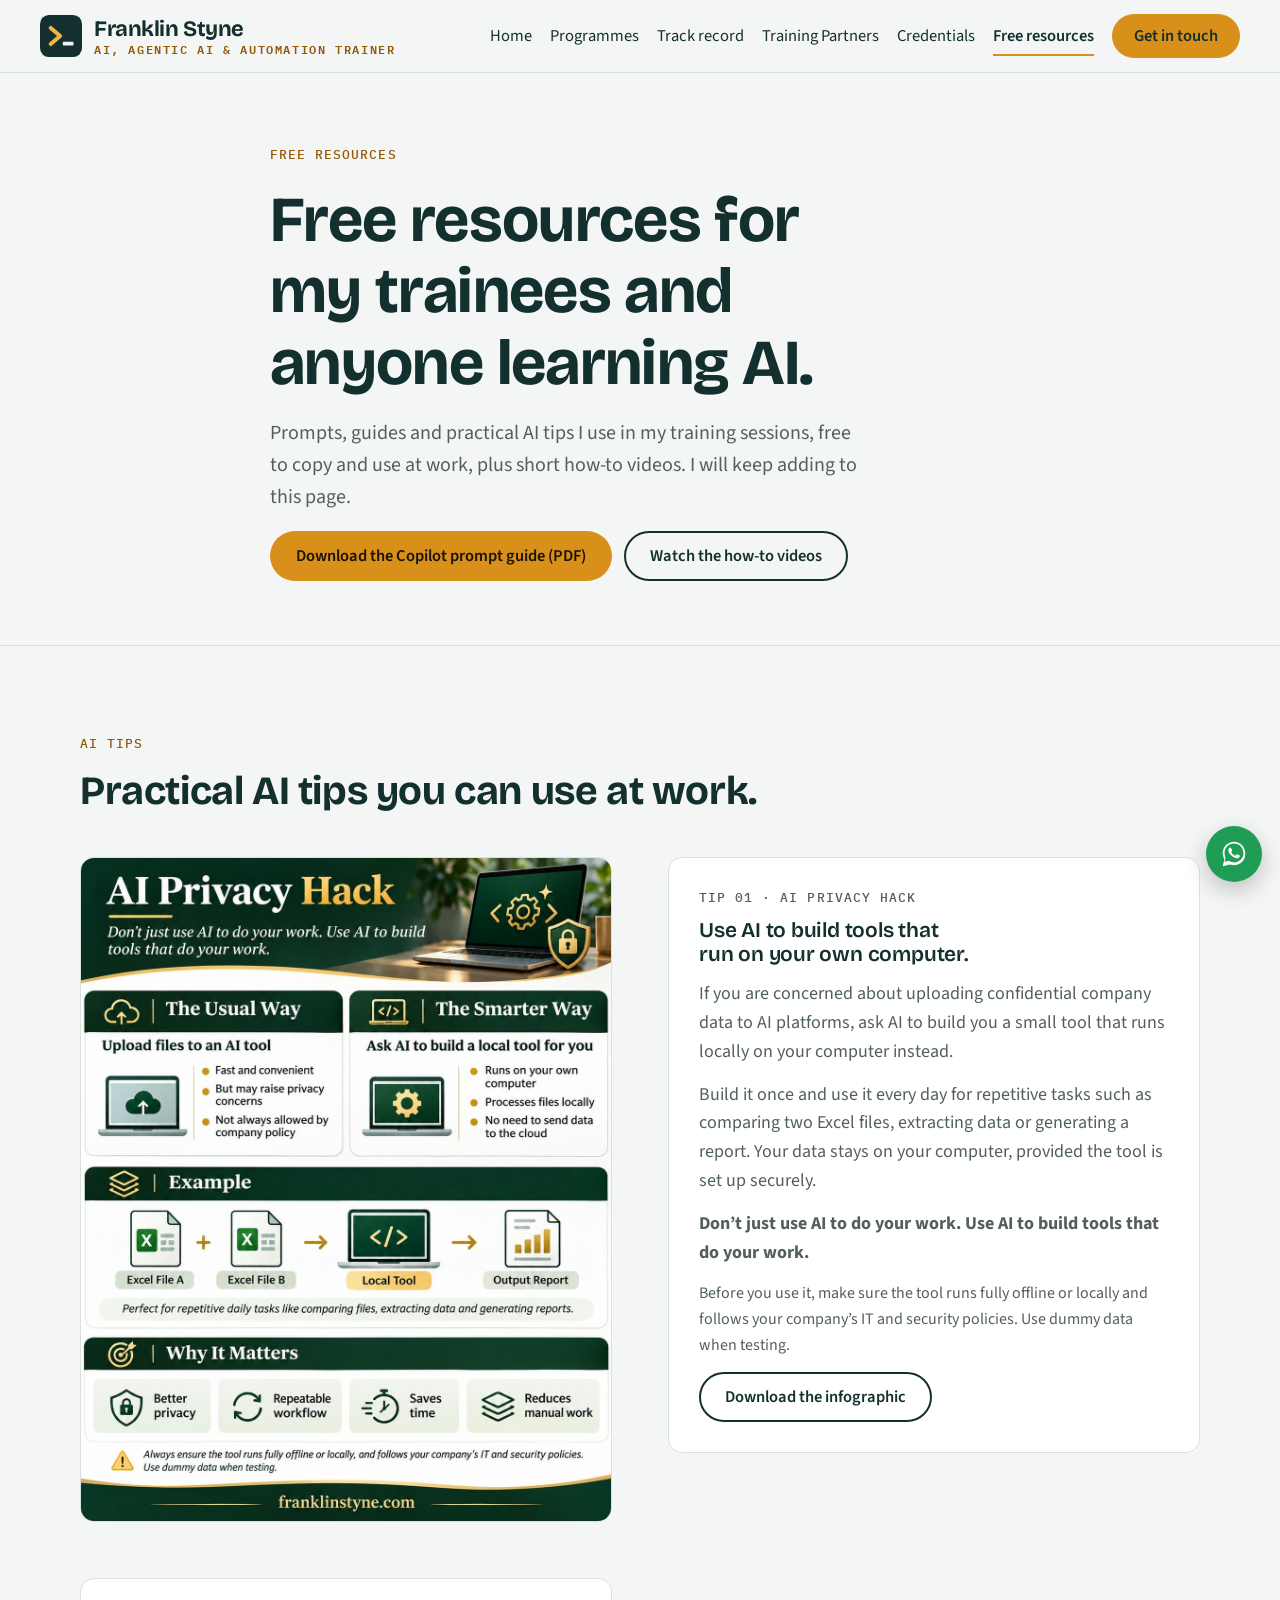
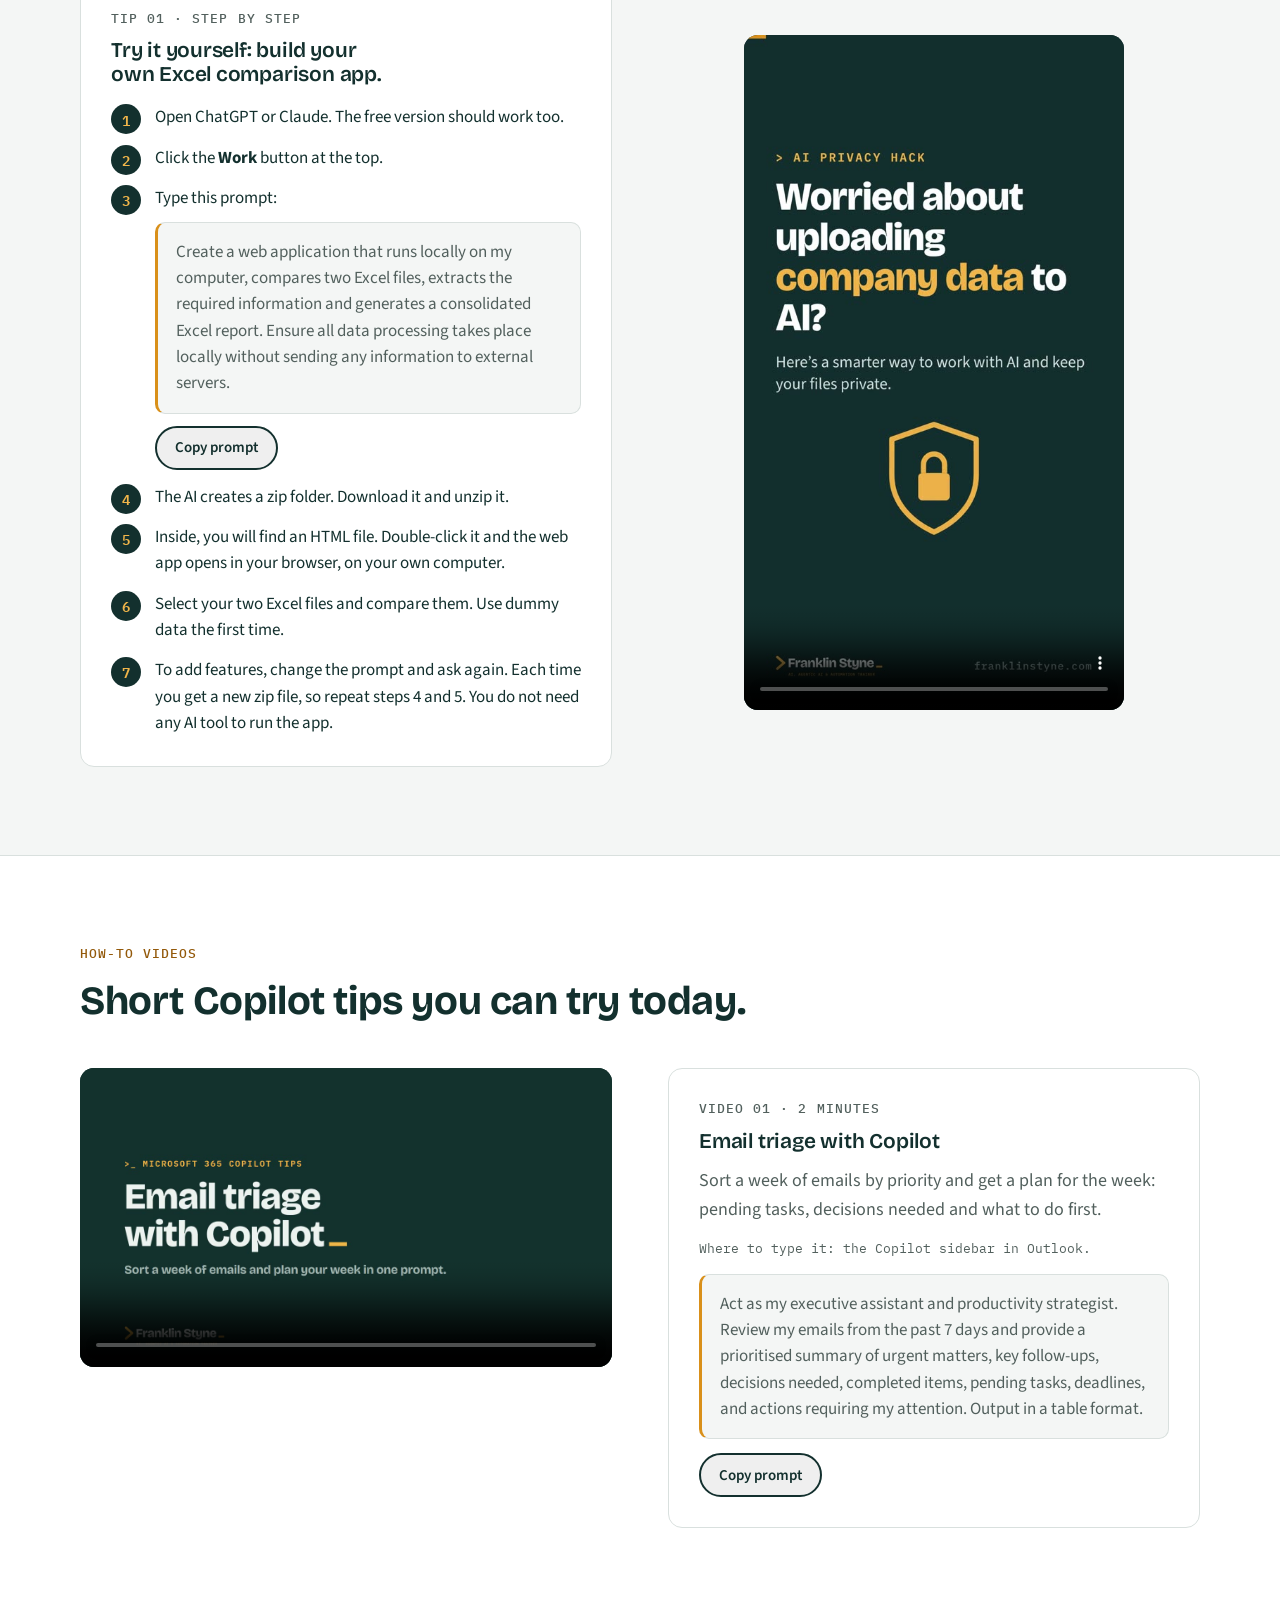
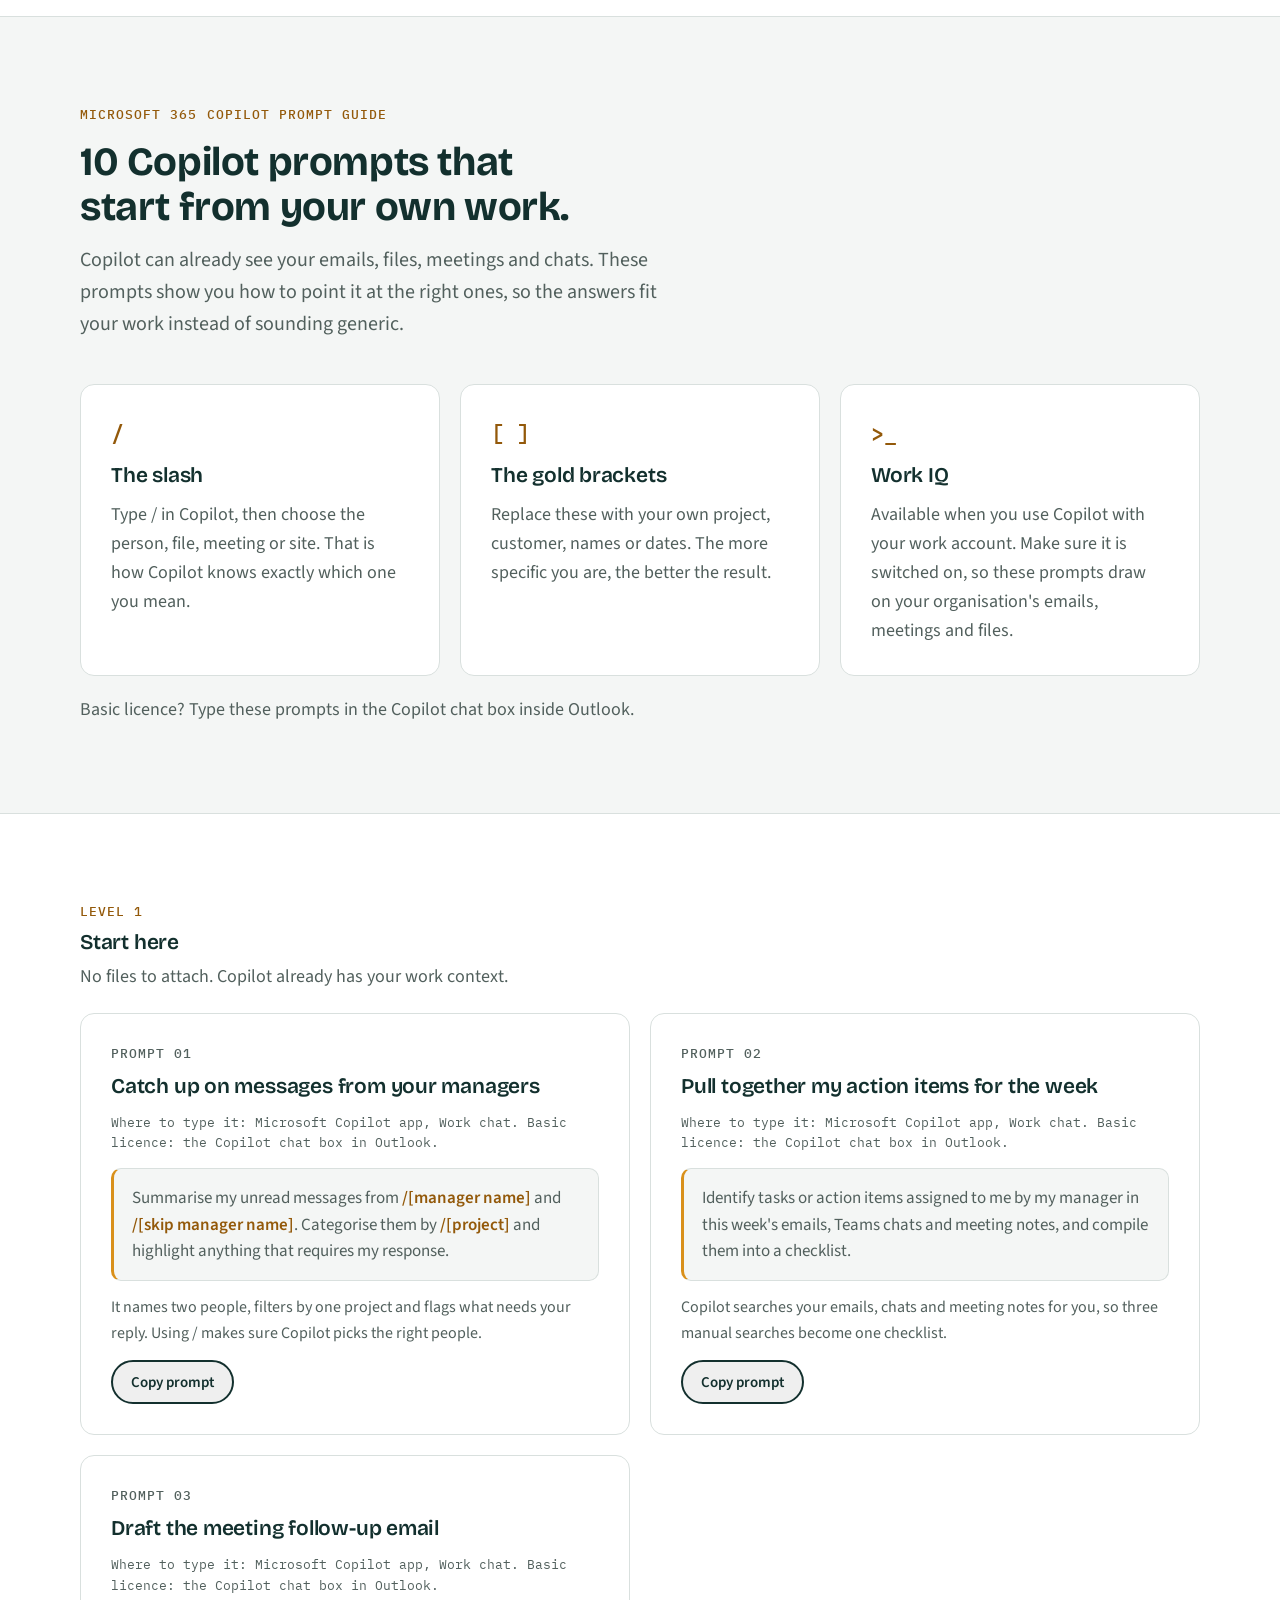
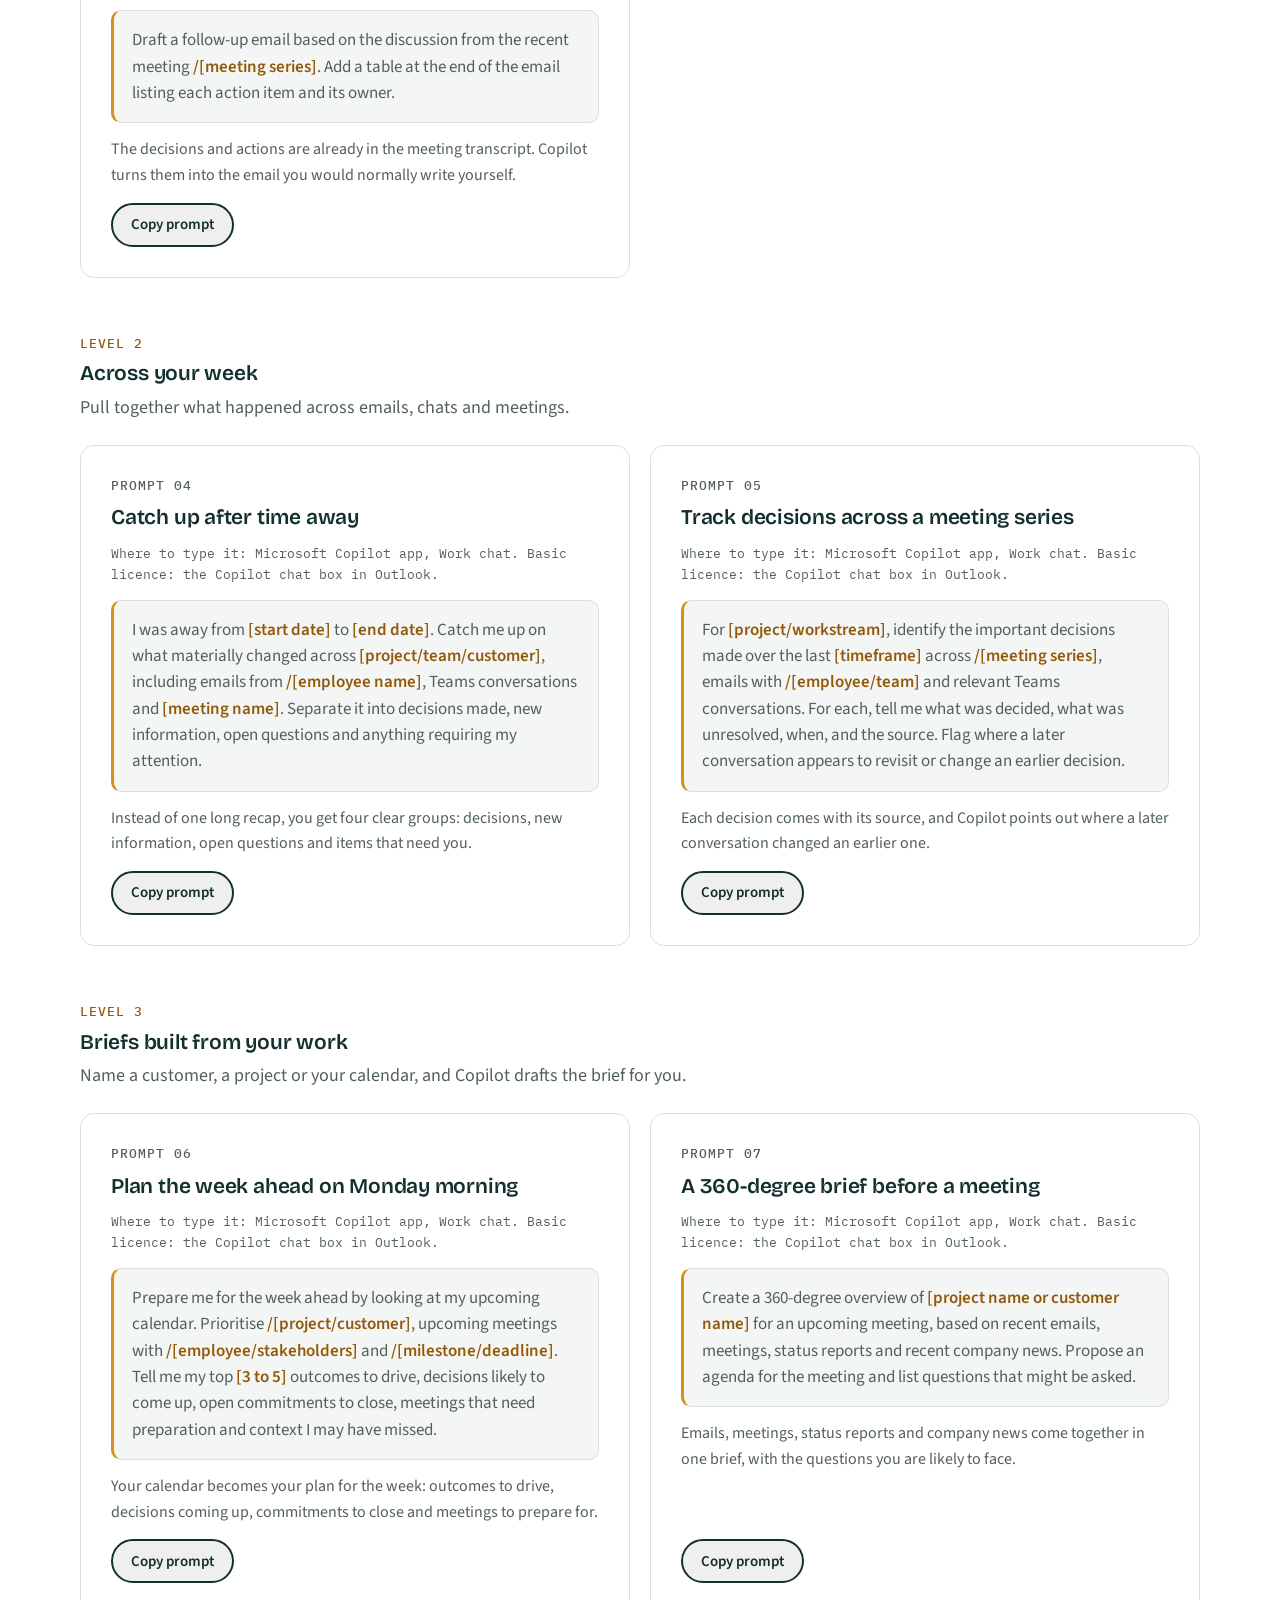
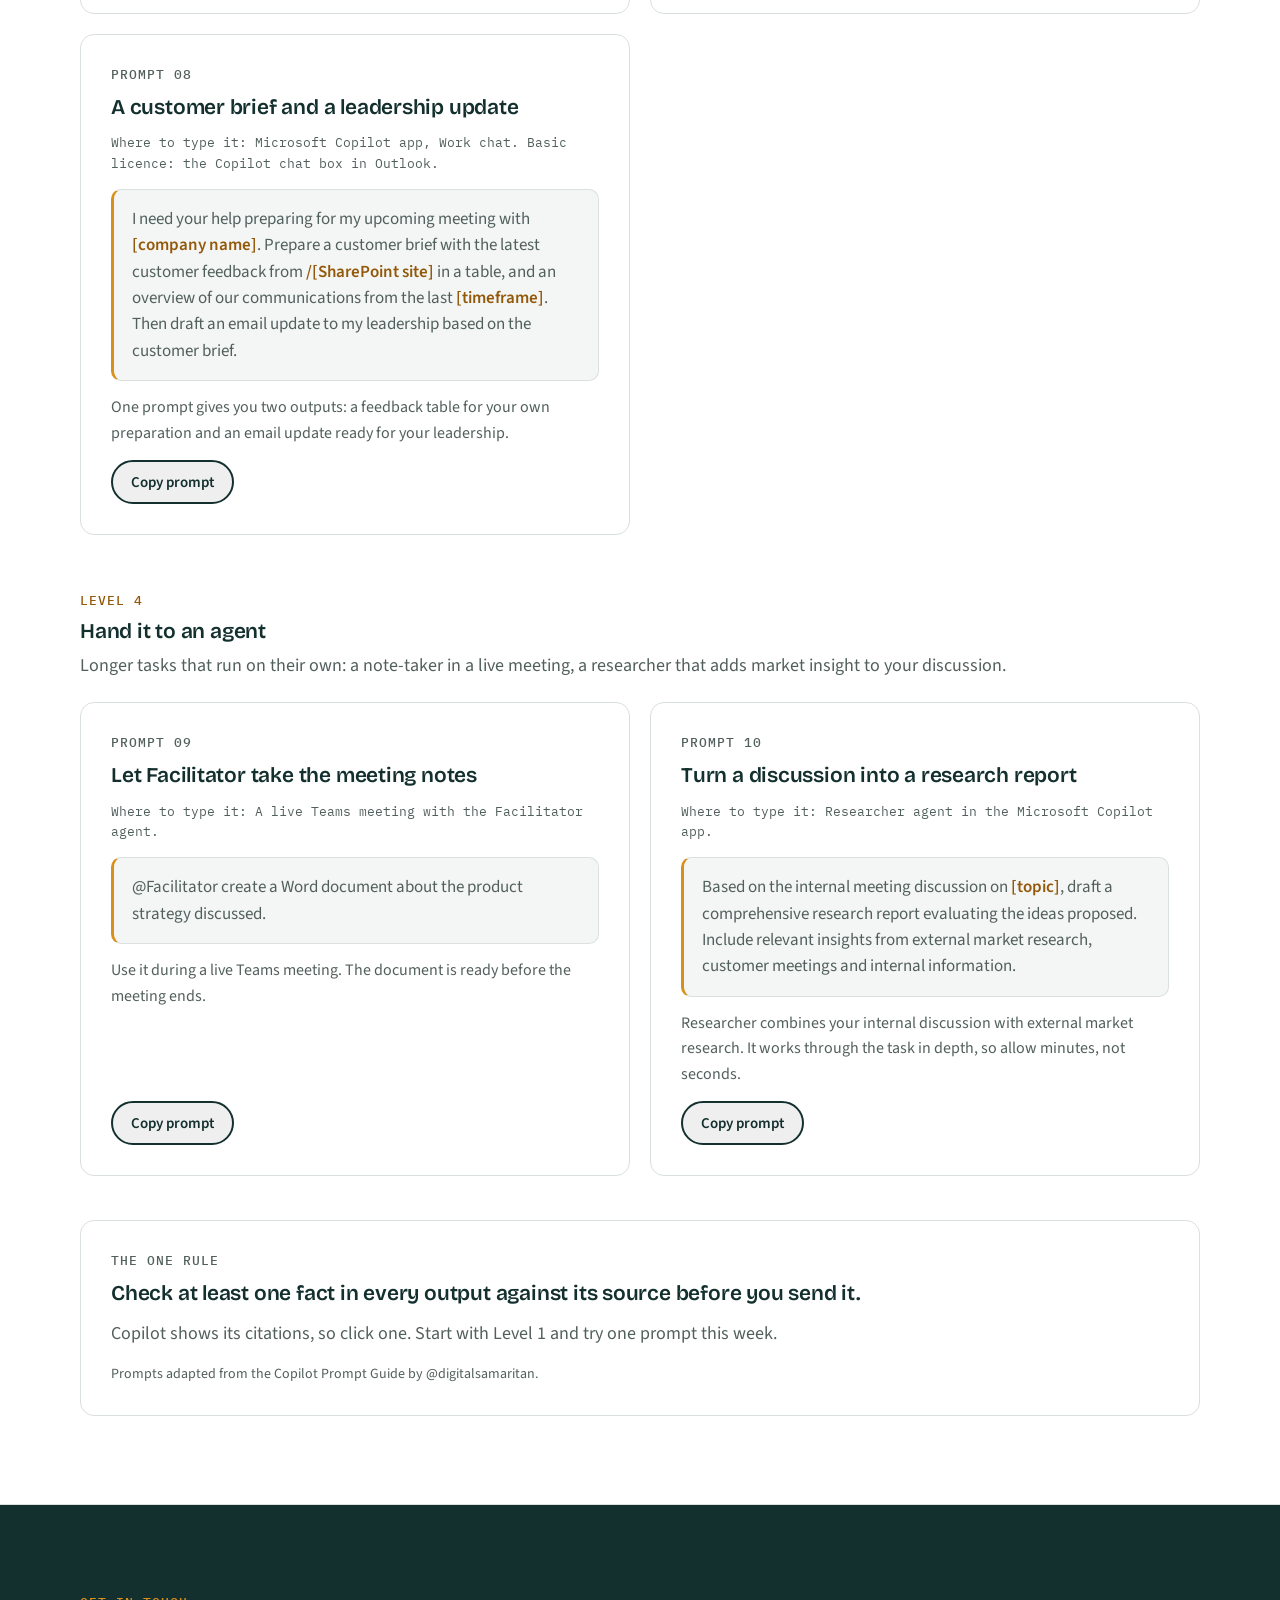
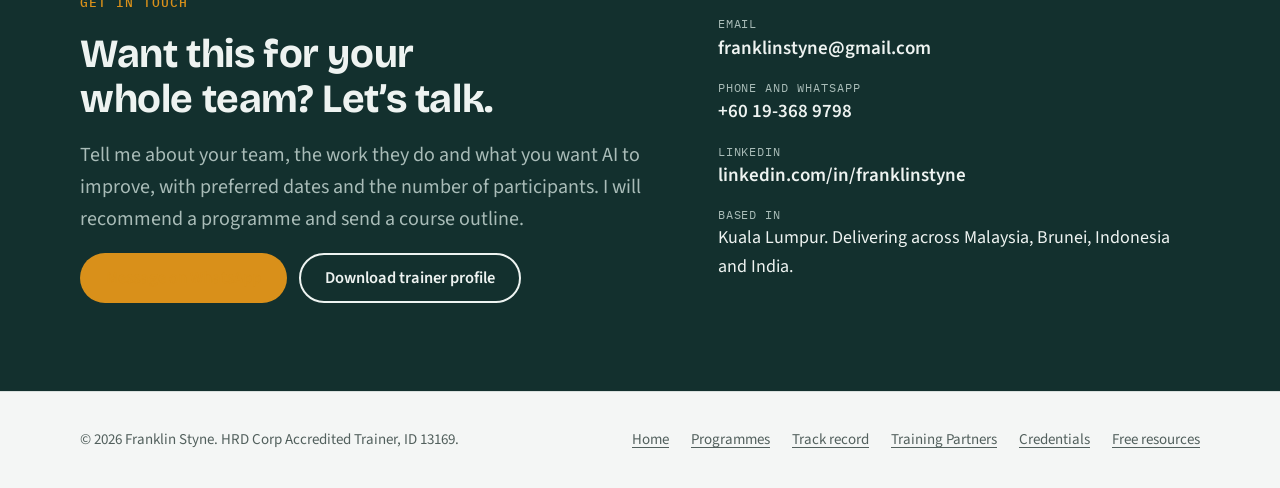
<file: resources.html>
<!doctype html>
<html lang="en">
<head>
<meta charset="utf-8">
<meta name="viewport" content="width=device-width, initial-scale=1, viewport-fit=cover">
<title>Free resources | Franklin Styne, AI Training</title>
<meta name="claude:viewport-fit-sides" content="cover">
<meta name="description" content="Free AI resources from Franklin Styne: a Microsoft 365 Copilot prompt guide you can copy and use at work.">
<meta property="og:title" content="Free resources | Franklin Styne, AI Training">
<meta property="og:description" content="Free AI resources from Franklin Styne: a Microsoft 365 Copilot prompt guide you can copy and use at work.">
<meta property="og:type" content="website">
<meta property="og:url" content="https://franklinstyne.com/resources.html">
<meta property="og:image" content="https://franklinstyne.com/assets/franklin-styne.jpg">
<meta name="theme-color" content="#13302E">
<link rel="icon" type="image/svg+xml" href="assets/logo/franklinstyne-icon.svg">
<link rel="apple-touch-icon" href="assets/logo/franklinstyne-icon-512.png">
<link rel="preconnect" href="https://fonts.googleapis.com">
<link rel="preconnect" href="https://fonts.gstatic.com" crossorigin>
<link rel="stylesheet" href="https://fonts.googleapis.com/css2?family=Bricolage+Grotesque:opsz,wght@12..96,600;12..96,700&family=IBM+Plex+Mono:wght@500;600&family=Source+Sans+3:wght@400;600;700&display=swap">
<link rel="stylesheet" href="assets/site.css?v=20261128">
</head>
<body>
<a class="wa" href="https://wa.me/60193689798?text=Hi%20Franklin%2C%20I%27d%20like%20to%20discuss%20an%20AI%20training%20programme" target="_blank" rel="noopener" aria-label="Message Franklin on WhatsApp"><svg viewBox="0 0 32 32" fill="#fff" aria-hidden="true"><path d="M16.01 3C9.38 3 4 8.38 4 15.01c0 2.35.64 4.55 1.76 6.44L4 29l7.73-1.7a11.9 11.9 0 0 0 4.28.79h.01c6.63 0 12.01-5.38 12.01-12.01C28.03 8.38 22.65 3 16.01 3zm0 21.9h-.01a9.9 9.9 0 0 1-5.05-1.38l-.36-.21-4.58 1.01 1.01-4.46-.24-.38A9.85 9.85 0 0 1 5.9 15c0-5.58 4.54-10.11 10.11-10.11 2.7 0 5.24 1.05 7.15 2.96a10.05 10.05 0 0 1 2.96 7.16c0 5.58-4.54 10.09-10.11 10.09zm5.55-7.57c-.3-.15-1.79-.89-2.07-.99-.28-.1-.48-.15-.68.15-.2.3-.78.99-.96 1.19-.18.2-.35.22-.65.07-.3-.15-1.28-.47-2.44-1.5-.9-.8-1.51-1.79-1.69-2.09-.18-.3-.02-.46.13-.61.14-.14.3-.35.45-.53.15-.18.2-.3.3-.5.1-.2.05-.38-.02-.53-.08-.15-.68-1.63-.93-2.24-.24-.58-.49-.5-.68-.51h-.58c-.2 0-.53.07-.8.38-.28.3-1.05 1.03-1.05 2.5s1.08 2.9 1.23 3.1c.15.2 2.13 3.24 5.15 4.55.72.31 1.28.5 1.72.63.72.23 1.38.2 1.9.12.58-.09 1.79-.73 2.04-1.44.25-.71.25-1.31.18-1.44-.07-.13-.28-.2-.58-.35z"/></svg></a>
<header class="site-header">
  <nav class="wrap nav" aria-label="Main">
    <a class="brand" href="index.html" aria-label="Franklin Styne, AI, Agentic AI and Automation Trainer, home"><svg xmlns="http://www.w3.org/2000/svg" viewBox="0 0 94 94" aria-hidden="true" class="mark"><rect x="0" y="0" width="94" height="94" rx="20" fill="#13302E"/><path d="M24 29 L45 47 L24 65" fill="none" stroke="#F0B54A" stroke-width="9" stroke-linecap="round" stroke-linejoin="round"/><rect x="51" y="60" width="24" height="8" rx="1.5" fill="#EEF3F1"/></svg><span class="names"><b>Franklin Styne</b><span>AI, Agentic AI &amp; Automation Trainer</span></span></a>
    <button class="menu-toggle" type="button" aria-expanded="false" aria-controls="nav-links">
      <svg width="18" height="18" viewBox="0 0 24 24" fill="none" stroke="currentColor" stroke-width="2.2" stroke-linecap="round" aria-hidden="true"><path d="M4 7h16M4 12h16M4 17h16"></path></svg>Menu
    </button>
    <ul class="nav-links" id="nav-links"><li><a href="index.html">Home</a></li><li><a href="programmes.html">Programmes</a></li><li><a href="track-record.html">Track record</a></li><li><a href="training-providers.html">Training Partners</a></li><li><a href="credentials.html">Credentials</a></li><li><a href="resources.html" aria-current="page">Free resources</a></li><li><a class="btn btn-accent" href="#contact">Get in touch</a></li></ul>
  </nav>
</header>
<main>
<section class="page-hero">
  <div class="wrap stack">
    <p class="label">Free resources</p>
    <h1>Free resources for my trainees and anyone learning AI.</h1>
    <p class="lede">Prompts, guides and practical AI tips I use in my training sessions, free to copy and use at work, plus short how-to videos. I will keep adding to this page.</p>
    <div class="actions"><a class="btn btn-accent" href="downloads/franklin-styne-10-copilot-prompts.pdf" download>Download the Copilot prompt guide (PDF)</a><a class="btn btn-line" href="#videos">Watch the how-to videos</a></div>
  </div>
</section>
<section id="tips">
  <div class="wrap">
    <div class="head">
      <p class="label">AI tips</p>
      <h2>Practical AI tips you can use at work.</h2>
    </div>
    <div class="split">
      <figure class="infographic">
        <a href="assets/resources/ai-privacy-hack.jpg" target="_blank" rel="noopener"><img src="assets/resources/ai-privacy-hack.jpg" width="1122" height="1402" loading="lazy" alt="AI Privacy Hack infographic. The usual way: upload files to an AI tool, which is fast but may raise privacy concerns and is not always allowed by company policy. The smarter way: ask AI to build a local tool that runs on your own computer, processes files locally and does not send data to the cloud. Example: Excel file A plus Excel file B go into a local tool that produces an output report. Why it matters: better privacy, a repeatable workflow, time saved and less manual work. Always make sure the tool runs fully offline or locally and follows your company's IT and security policies, and use dummy data when testing."></a>
      </figure>
      <article class="card prompt">
        <p class="label">Tip 01 &middot; AI privacy hack</p>
        <h3>Use AI to build tools that run on your own computer.</h3>
        <p>If you are concerned about uploading confidential company data to AI platforms, ask AI to build you a small tool that runs locally on your computer instead.</p>
        <p>Build it once and use it every day for repetitive tasks such as comparing two Excel files, extracting data or generating a report. Your data stays on your computer, provided the tool is set up securely.</p>
        <p><strong>Don&rsquo;t just use AI to do your work. Use AI to build tools that do your work.</strong></p>
        <p class="why">Before you use it, make sure the tool runs fully offline or locally and follows your company&rsquo;s IT and security policies. Use dummy data when testing.</p>
        <div class="actions"><a class="btn btn-line" href="assets/resources/ai-privacy-hack.jpg" download>Download the infographic</a></div>
      </article>
    </div>
    <div class="split tip-video" id="ai-privacy-hack">
      <article class="card prompt">
        <p class="label">Tip 01 &middot; Step by step</p>
        <h3>Try it yourself: build your own Excel comparison app.</h3>
        <ol class="howto">
          <li>Open ChatGPT or Claude. The free version should work too.</li>
          <li>Click the <strong>Work</strong> button at the top.</li>
          <li>Type this prompt:
            <p class="prompt-text" id="t01">Create a web application that runs locally on my computer, compares two Excel files, extracts the required information and generates a consolidated Excel report. Ensure all data processing takes place locally without sending any information to external servers.</p>
            <div class="actions"><button class="btn btn-line copy-btn" type="button" data-copy="t01">Copy prompt</button></div>
          </li>
          <li>The AI creates a zip folder. Download it and unzip it.</li>
          <li>Inside, you will find an HTML file. Double-click it and the web app opens in your browser, on your own computer.</li>
          <li>Select your two Excel files and compare them. Use dummy data the first time.</li>
          <li>To add features, change the prompt and ask again. Each time you get a new zip file, so repeat steps 4 and 5. You do not need any AI tool to run the app.</li>
        </ol>
      </article>
      <figure class="lesson-video vertical-video">
        <video controls controlslist="nodownload noplaybackrate" disablepictureinpicture oncontextmenu="return false;" preload="none" playsinline poster="assets/videos/ai-privacy-hack.jpg" aria-label="Video: AI privacy hack, use AI to build tools that run on your own computer">
          <source src="assets/videos/ai-privacy-hack.mp4" type="video/mp4">
        </video>
      </figure>
    </div>
  </div>
</section>
<section class="alt" id="videos">
  <div class="wrap">
    <div class="head">
      <p class="label">How-to videos</p>
      <h2>Short Copilot tips you can try today.</h2>
    </div>
    <div class="split">
      <figure class="lesson-video">
        <video controls controlslist="nodownload noplaybackrate" disablepictureinpicture oncontextmenu="return false;" preload="none" playsinline poster="assets/videos/email-triage.jpg" aria-label="How-to video: email triage with Copilot in Outlook">
          <source src="assets/videos/email-triage.mp4" type="video/mp4">
        </video>
      </figure>
      <article class="card prompt">
        <p class="label">Video 01 &middot; 2 minutes</p>
        <h3>Email triage with Copilot</h3>
        <p>Sort a week of emails by priority and get a plan for the week: pending tasks, decisions needed and what to do first.</p>
        <p class="where">Where to type it: the Copilot sidebar in Outlook.</p>
        <p class="prompt-text" id="v01">Act as my executive assistant and productivity strategist. Review my emails from the past 7 days and provide a prioritised summary of urgent matters, key follow-ups, decisions needed, completed items, pending tasks, deadlines, and actions requiring my attention. Output in a table format.</p>
        <div class="actions"><button class="btn btn-line copy-btn" type="button" data-copy="v01">Copy prompt</button></div>
      </article>
    </div>
  </div>
</section>
<section>
  <div class="wrap">
    <div class="head">
      <p class="label">Microsoft 365 Copilot prompt guide</p>
      <h2>10 Copilot prompts that start from your own work.</h2>
      <p class="lede">Copilot can already see your emails, files, meetings and chats. These prompts show you how to point it at the right ones, so the answers fit your work instead of sounding generic.</p>
    </div>
    <div class="tips">
      <div class="card"><span class="k">/</span><h3>The slash</h3><p>Type / in Copilot, then choose the person, file, meeting or site. That is how Copilot knows exactly which one you mean.</p></div>
      <div class="card"><span class="k">[ ]</span><h3>The gold brackets</h3><p>Replace these with your own project, customer, names or dates. The more specific you are, the better the result.</p></div>
      <div class="card"><span class="k">&gt;_</span><h3>Work IQ</h3><p>Available when you use Copilot with your work account. Make sure it is switched on, so these prompts draw on your organisation's emails, meetings and files.</p></div>
    </div>
    <p class="muted" style="margin-top:20px">Basic licence? Type these prompts in the Copilot chat box inside Outlook.</p>
  </div>
</section>
<section class="alt">
  <div class="wrap">
    <div class="level"><p class="label">Level 1</p><h3>Start here</h3><p class="muted">No files to attach. Copilot already has your work context.</p></div>
    <div class="grid-2">
      <article class="card prompt">
        <p class="label">Prompt 01</p>
        <h3>Catch up on messages from your managers</h3>
        <p class="where">Where to type it: Microsoft Copilot app, Work chat. Basic licence: the Copilot chat box in Outlook.</p>
        <p class="prompt-text" id="p01">Summarise my unread messages from <span class="slot">/[manager name]</span> and <span class="slot">/[skip manager name]</span>. Categorise them by <span class="slot">/[project]</span> and highlight anything that requires my response.</p>
        <p class="why">It names two people, filters by one project and flags what needs your reply. Using / makes sure Copilot picks the right people.</p>
        <div class="actions"><button class="btn btn-line copy-btn" type="button" data-copy="p01">Copy prompt</button></div>
      </article>
      <article class="card prompt">
        <p class="label">Prompt 02</p>
        <h3>Pull together my action items for the week</h3>
        <p class="where">Where to type it: Microsoft Copilot app, Work chat. Basic licence: the Copilot chat box in Outlook.</p>
        <p class="prompt-text" id="p02">Identify tasks or action items assigned to me by my manager in this week's emails, Teams chats and meeting notes, and compile them into a checklist.</p>
        <p class="why">Copilot searches your emails, chats and meeting notes for you, so three manual searches become one checklist.</p>
        <div class="actions"><button class="btn btn-line copy-btn" type="button" data-copy="p02">Copy prompt</button></div>
      </article>
      <article class="card prompt">
        <p class="label">Prompt 03</p>
        <h3>Draft the meeting follow-up email</h3>
        <p class="where">Where to type it: Microsoft Copilot app, Work chat. Basic licence: the Copilot chat box in Outlook.</p>
        <p class="prompt-text" id="p03">Draft a follow-up email based on the discussion from the recent meeting <span class="slot">/[meeting series]</span>. Add a table at the end of the email listing each action item and its owner.</p>
        <p class="why">The decisions and actions are already in the meeting transcript. Copilot turns them into the email you would normally write yourself.</p>
        <div class="actions"><button class="btn btn-line copy-btn" type="button" data-copy="p03">Copy prompt</button></div>
      </article>
    </div>
    <div class="level"><p class="label">Level 2</p><h3>Across your week</h3><p class="muted">Pull together what happened across emails, chats and meetings.</p></div>
    <div class="grid-2">
      <article class="card prompt">
        <p class="label">Prompt 04</p>
        <h3>Catch up after time away</h3>
        <p class="where">Where to type it: Microsoft Copilot app, Work chat. Basic licence: the Copilot chat box in Outlook.</p>
        <p class="prompt-text" id="p04">I was away from <span class="slot">[start date]</span> to <span class="slot">[end date]</span>. Catch me up on what materially changed across <span class="slot">[project/team/customer]</span>, including emails from <span class="slot">/[employee name]</span>, Teams conversations and <span class="slot">[meeting name]</span>. Separate it into decisions made, new information, open questions and anything requiring my attention.</p>
        <p class="why">Instead of one long recap, you get four clear groups: decisions, new information, open questions and items that need you.</p>
        <div class="actions"><button class="btn btn-line copy-btn" type="button" data-copy="p04">Copy prompt</button></div>
      </article>
      <article class="card prompt">
        <p class="label">Prompt 05</p>
        <h3>Track decisions across a meeting series</h3>
        <p class="where">Where to type it: Microsoft Copilot app, Work chat. Basic licence: the Copilot chat box in Outlook.</p>
        <p class="prompt-text" id="p05">For <span class="slot">[project/workstream]</span>, identify the important decisions made over the last <span class="slot">[timeframe]</span> across <span class="slot">/[meeting series]</span>, emails with <span class="slot">/[employee/team]</span> and relevant Teams conversations. For each, tell me what was decided, what was unresolved, when, and the source. Flag where a later conversation appears to revisit or change an earlier decision.</p>
        <p class="why">Each decision comes with its source, and Copilot points out where a later conversation changed an earlier one.</p>
        <div class="actions"><button class="btn btn-line copy-btn" type="button" data-copy="p05">Copy prompt</button></div>
      </article>
    </div>
    <div class="level"><p class="label">Level 3</p><h3>Briefs built from your work</h3><p class="muted">Name a customer, a project or your calendar, and Copilot drafts the brief for you.</p></div>
    <div class="grid-2">
      <article class="card prompt">
        <p class="label">Prompt 06</p>
        <h3>Plan the week ahead on Monday morning</h3>
        <p class="where">Where to type it: Microsoft Copilot app, Work chat. Basic licence: the Copilot chat box in Outlook.</p>
        <p class="prompt-text" id="p06">Prepare me for the week ahead by looking at my upcoming calendar. Prioritise <span class="slot">/[project/customer]</span>, upcoming meetings with <span class="slot">/[employee/stakeholders]</span> and <span class="slot">/[milestone/deadline]</span>. Tell me my top <span class="slot">[3 to 5]</span> outcomes to drive, decisions likely to come up, open commitments to close, meetings that need preparation and context I may have missed.</p>
        <p class="why">Your calendar becomes your plan for the week: outcomes to drive, decisions coming up, commitments to close and meetings to prepare for.</p>
        <div class="actions"><button class="btn btn-line copy-btn" type="button" data-copy="p06">Copy prompt</button></div>
      </article>
      <article class="card prompt">
        <p class="label">Prompt 07</p>
        <h3>A 360-degree brief before a meeting</h3>
        <p class="where">Where to type it: Microsoft Copilot app, Work chat. Basic licence: the Copilot chat box in Outlook.</p>
        <p class="prompt-text" id="p07">Create a 360-degree overview of <span class="slot">[project name or customer name]</span> for an upcoming meeting, based on recent emails, meetings, status reports and recent company news. Propose an agenda for the meeting and list questions that might be asked.</p>
        <p class="why">Emails, meetings, status reports and company news come together in one brief, with the questions you are likely to face.</p>
        <div class="actions"><button class="btn btn-line copy-btn" type="button" data-copy="p07">Copy prompt</button></div>
      </article>
      <article class="card prompt">
        <p class="label">Prompt 08</p>
        <h3>A customer brief and a leadership update</h3>
        <p class="where">Where to type it: Microsoft Copilot app, Work chat. Basic licence: the Copilot chat box in Outlook.</p>
        <p class="prompt-text" id="p08">I need your help preparing for my upcoming meeting with <span class="slot">[company name]</span>. Prepare a customer brief with the latest customer feedback from <span class="slot">/[SharePoint site]</span> in a table, and an overview of our communications from the last <span class="slot">[timeframe]</span>. Then draft an email update to my leadership based on the customer brief.</p>
        <p class="why">One prompt gives you two outputs: a feedback table for your own preparation and an email update ready for your leadership.</p>
        <div class="actions"><button class="btn btn-line copy-btn" type="button" data-copy="p08">Copy prompt</button></div>
      </article>
    </div>
    <div class="level"><p class="label">Level 4</p><h3>Hand it to an agent</h3><p class="muted">Longer tasks that run on their own: a note-taker in a live meeting, a researcher that adds market insight to your discussion.</p></div>
    <div class="grid-2">
      <article class="card prompt">
        <p class="label">Prompt 09</p>
        <h3>Let Facilitator take the meeting notes</h3>
        <p class="where">Where to type it: A live Teams meeting with the Facilitator agent.</p>
        <p class="prompt-text" id="p09">@Facilitator create a Word document about the product strategy discussed.</p>
        <p class="why">Use it during a live Teams meeting. The document is ready before the meeting ends.</p>
        <div class="actions"><button class="btn btn-line copy-btn" type="button" data-copy="p09">Copy prompt</button></div>
      </article>
      <article class="card prompt">
        <p class="label">Prompt 10</p>
        <h3>Turn a discussion into a research report</h3>
        <p class="where">Where to type it: Researcher agent in the Microsoft Copilot app.</p>
        <p class="prompt-text" id="p10">Based on the internal meeting discussion on <span class="slot">[topic]</span>, draft a comprehensive research report evaluating the ideas proposed. Include relevant insights from external market research, customer meetings and internal information.</p>
        <p class="why">Researcher combines your internal discussion with external market research. It works through the task in depth, so allow minutes, not seconds.</p>
        <div class="actions"><button class="btn btn-line copy-btn" type="button" data-copy="p10">Copy prompt</button></div>
      </article>
    </div>
    <div class="card" style="margin-top:44px">
      <p class="label">The one rule</p>
      <h3>Check at least one fact in every output against its source before you send it.</h3>
      <p>Copilot shows its citations, so click one. Start with Level 1 and try one prompt this week.</p>
      <p class="muted" style="font-size:14px">Prompts adapted from the Copilot Prompt Guide by @digitalsamaritan.</p>
    </div>
  </div>
</section>
<section class="ink" id="contact">
  <div class="wrap contact-grid">
    <div class="stack">
      <p class="label">Get in touch</p>
      <h2>Want this for your whole team? Let&rsquo;s talk.</h2>
      <p class="lede">Tell me about your team, the work they do and what you want AI to improve, with preferred dates and the number of participants. I will recommend a programme and send a course outline.</p>
      <div class="actions">
        <a class="btn btn-accent" href="https://wa.me/60193689798?text=Hi%20Franklin%2C%20I%27d%20like%20to%20discuss%20an%20AI%20training%20programme" target="_blank" rel="noopener">Message on WhatsApp</a>
        <a class="btn btn-line" href="credentials.html">Download trainer profile</a>
      </div>
    </div>
    <ul class="contact-list">
      <li><span class="t">Email</span><a href="mailto:franklinstyne@gmail.com">franklinstyne@gmail.com</a></li>
      <li><span class="t">Phone and WhatsApp</span><a href="tel:+60193689798">+60 19-368 9798</a></li>
      <li><span class="t">LinkedIn</span><a href="https://www.linkedin.com/in/franklinstyne" target="_blank" rel="noopener">linkedin.com/in/franklinstyne</a></li>
      <li><span class="t">Based in</span><span>Kuala Lumpur. Delivering across Malaysia, Brunei, Indonesia and India.</span></li>
    </ul>
  </div>
</section>
</main>
<footer>
  <div class="wrap foot">
    <span>&copy; <span class="yr">2026</span> Franklin Styne. HRD Corp Accredited Trainer, ID 13169.</span>
    <ul><li><a href="index.html">Home</a></li><li><a href="programmes.html">Programmes</a></li><li><a href="track-record.html">Track record</a></li><li><a href="training-providers.html">Training Partners</a></li><li><a href="credentials.html">Credentials</a></li><li><a href="resources.html">Free resources</a></li></ul>
  </div>
</footer>
<script>
(function(){
  var y=document.querySelectorAll('.yr');for(var i=0;i<y.length;i++){y[i].textContent=new Date().getFullYear();}
  var b=document.querySelector('.menu-toggle'),l=document.getElementById('nav-links');
  if(b&&l){b.addEventListener('click',function(){var o=l.classList.toggle('open');b.setAttribute('aria-expanded',o?'true':'false');});
    l.addEventListener('click',function(e){if(e.target.closest('a')){l.classList.remove('open');b.setAttribute('aria-expanded','false');}});}
  var c=document.querySelectorAll('.copy-btn');
  for(var j=0;j<c.length;j++){c[j].addEventListener('click',function(){var b=this,t=document.getElementById(b.getAttribute('data-copy')).textContent;
    var ok=function(){b.textContent='Copied';b.classList.add('done');setTimeout(function(){b.textContent='Copy prompt';b.classList.remove('done');},1800);};
    if(navigator.clipboard){navigator.clipboard.writeText(t).then(ok,function(){});}});}
})();
</script>
</body>
</html>
</file>
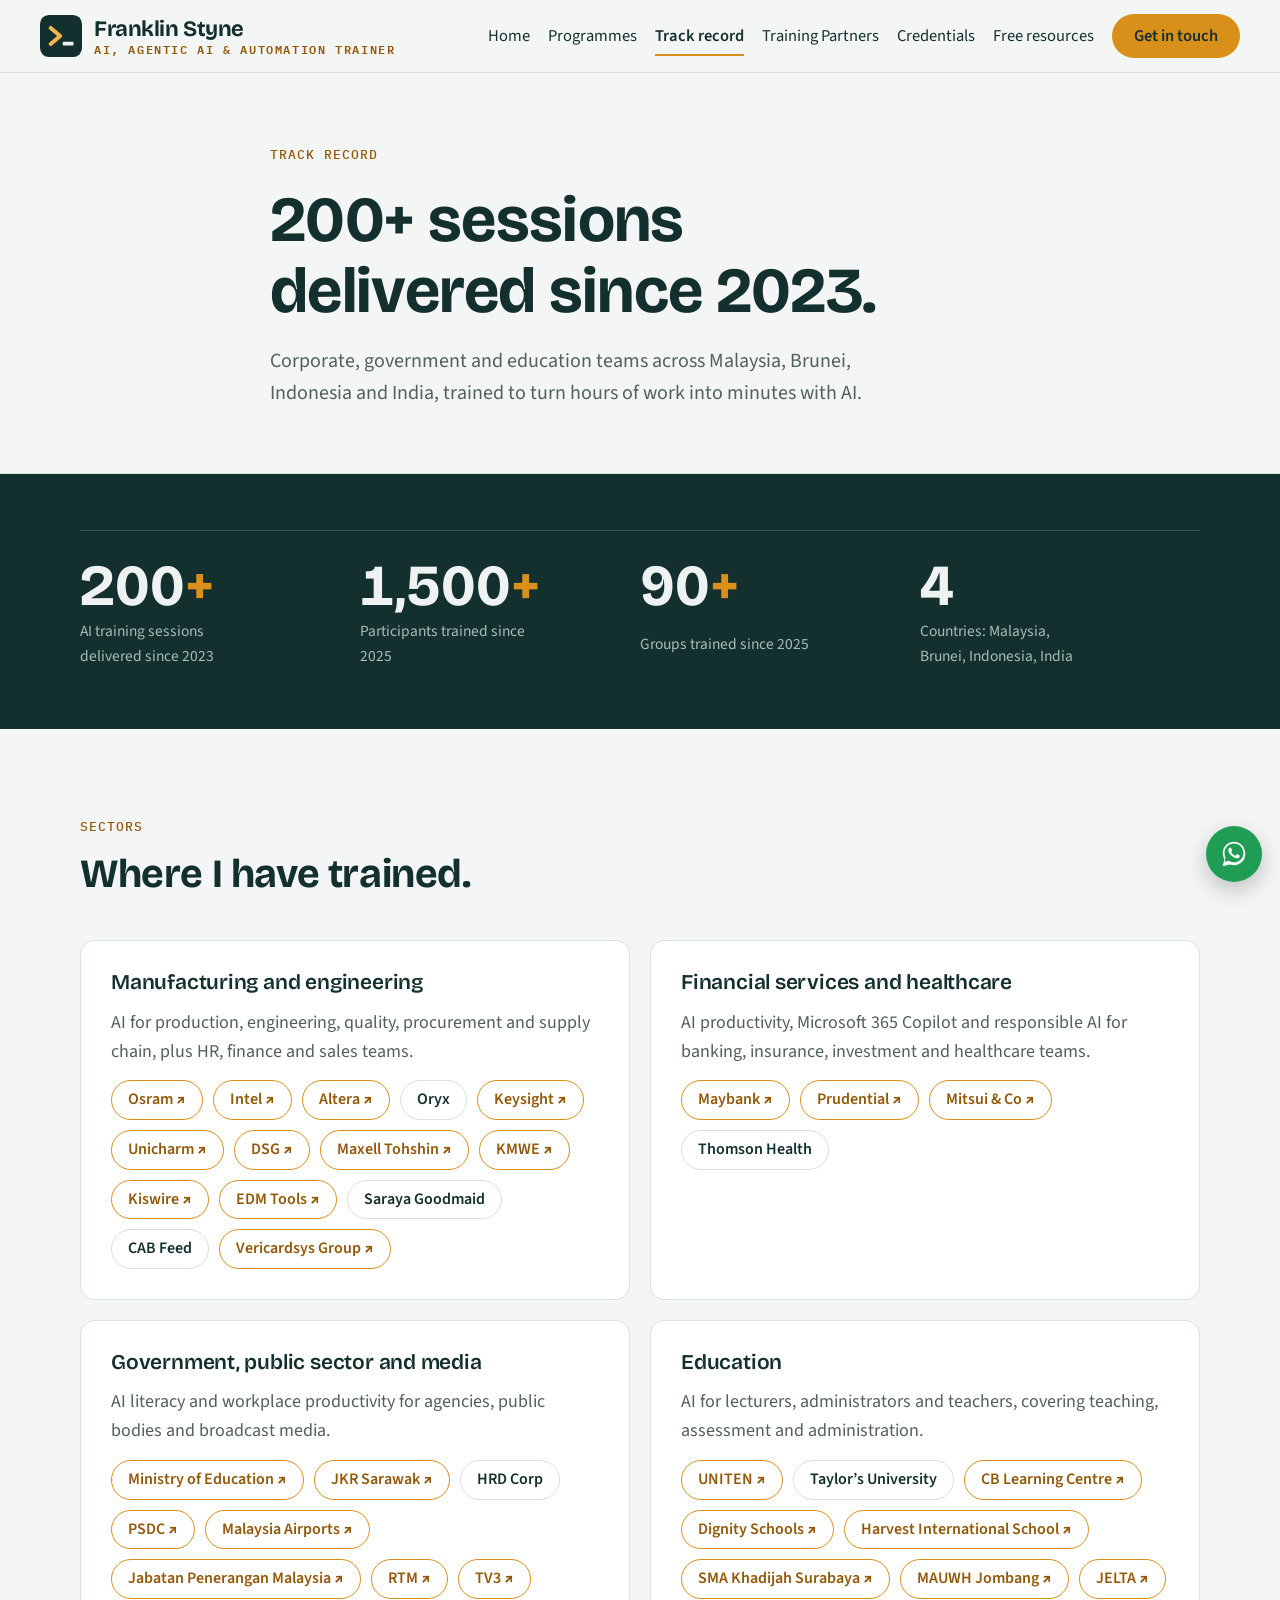
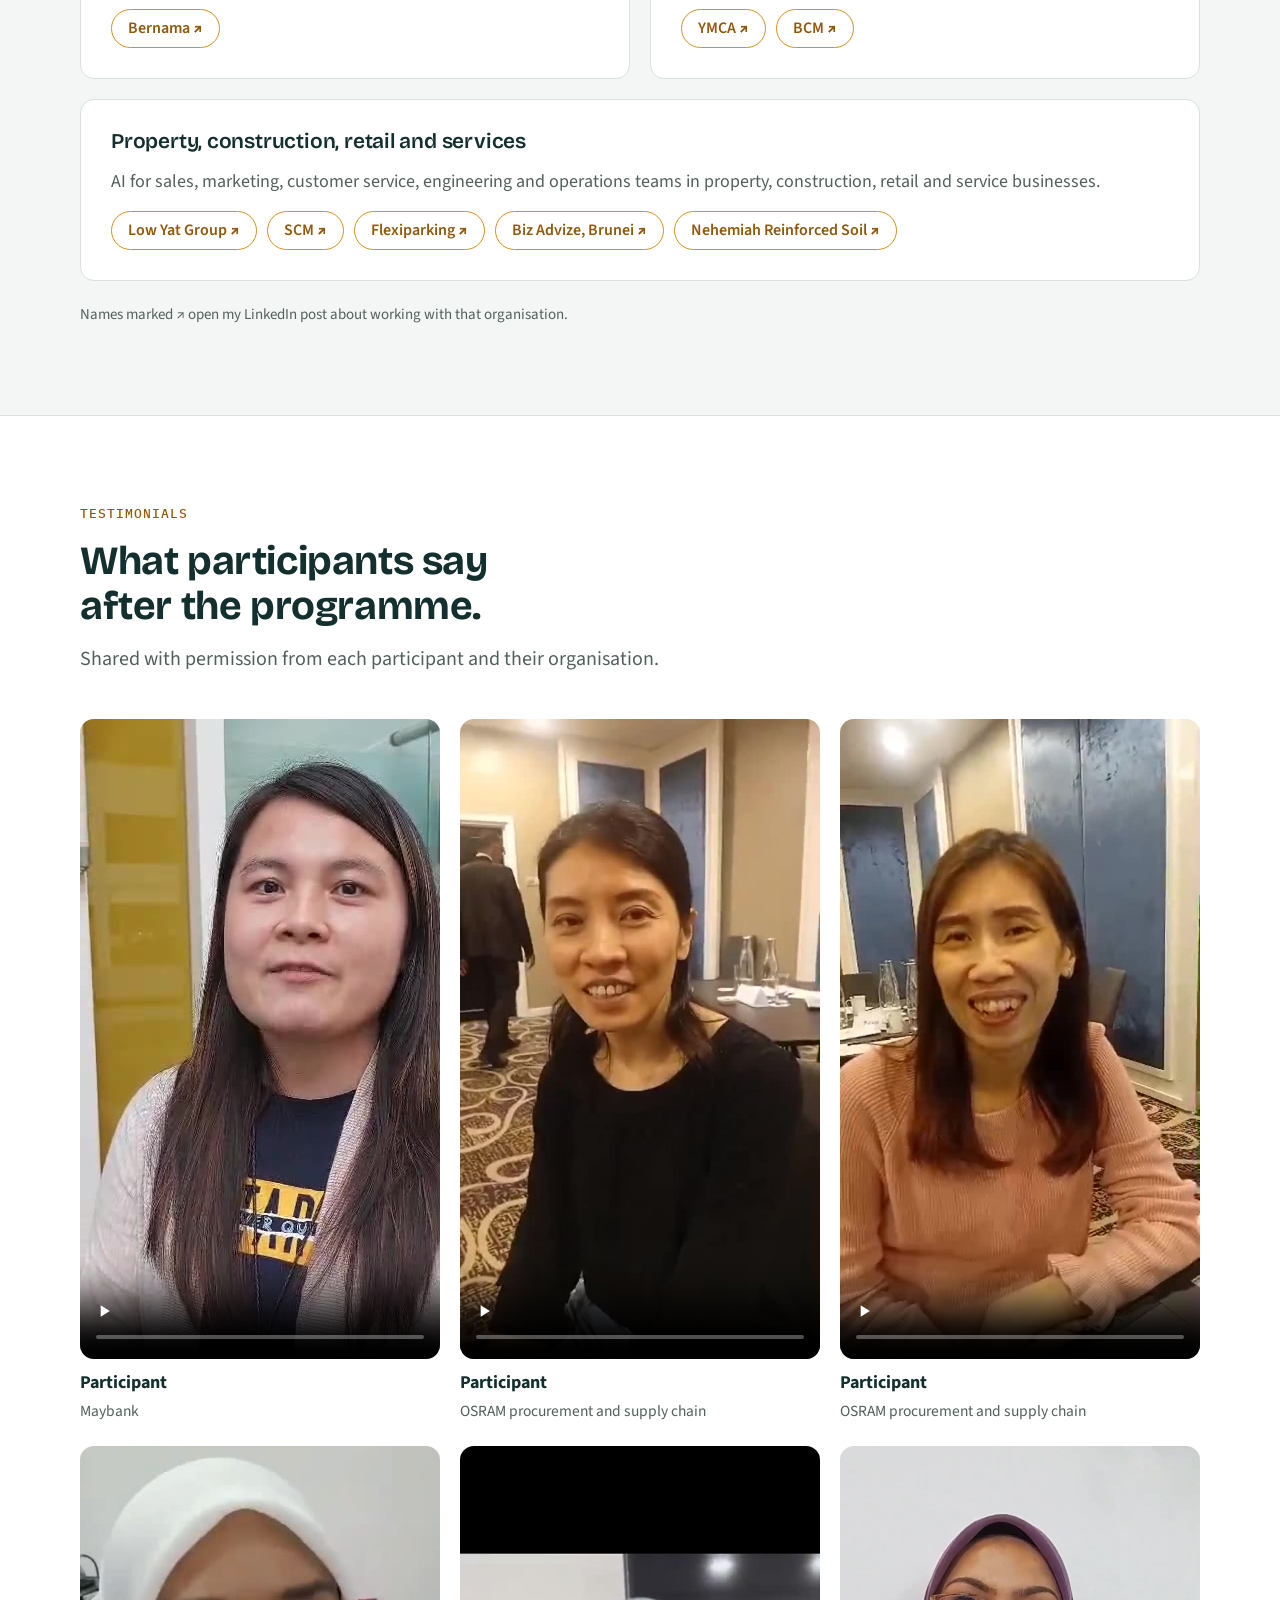
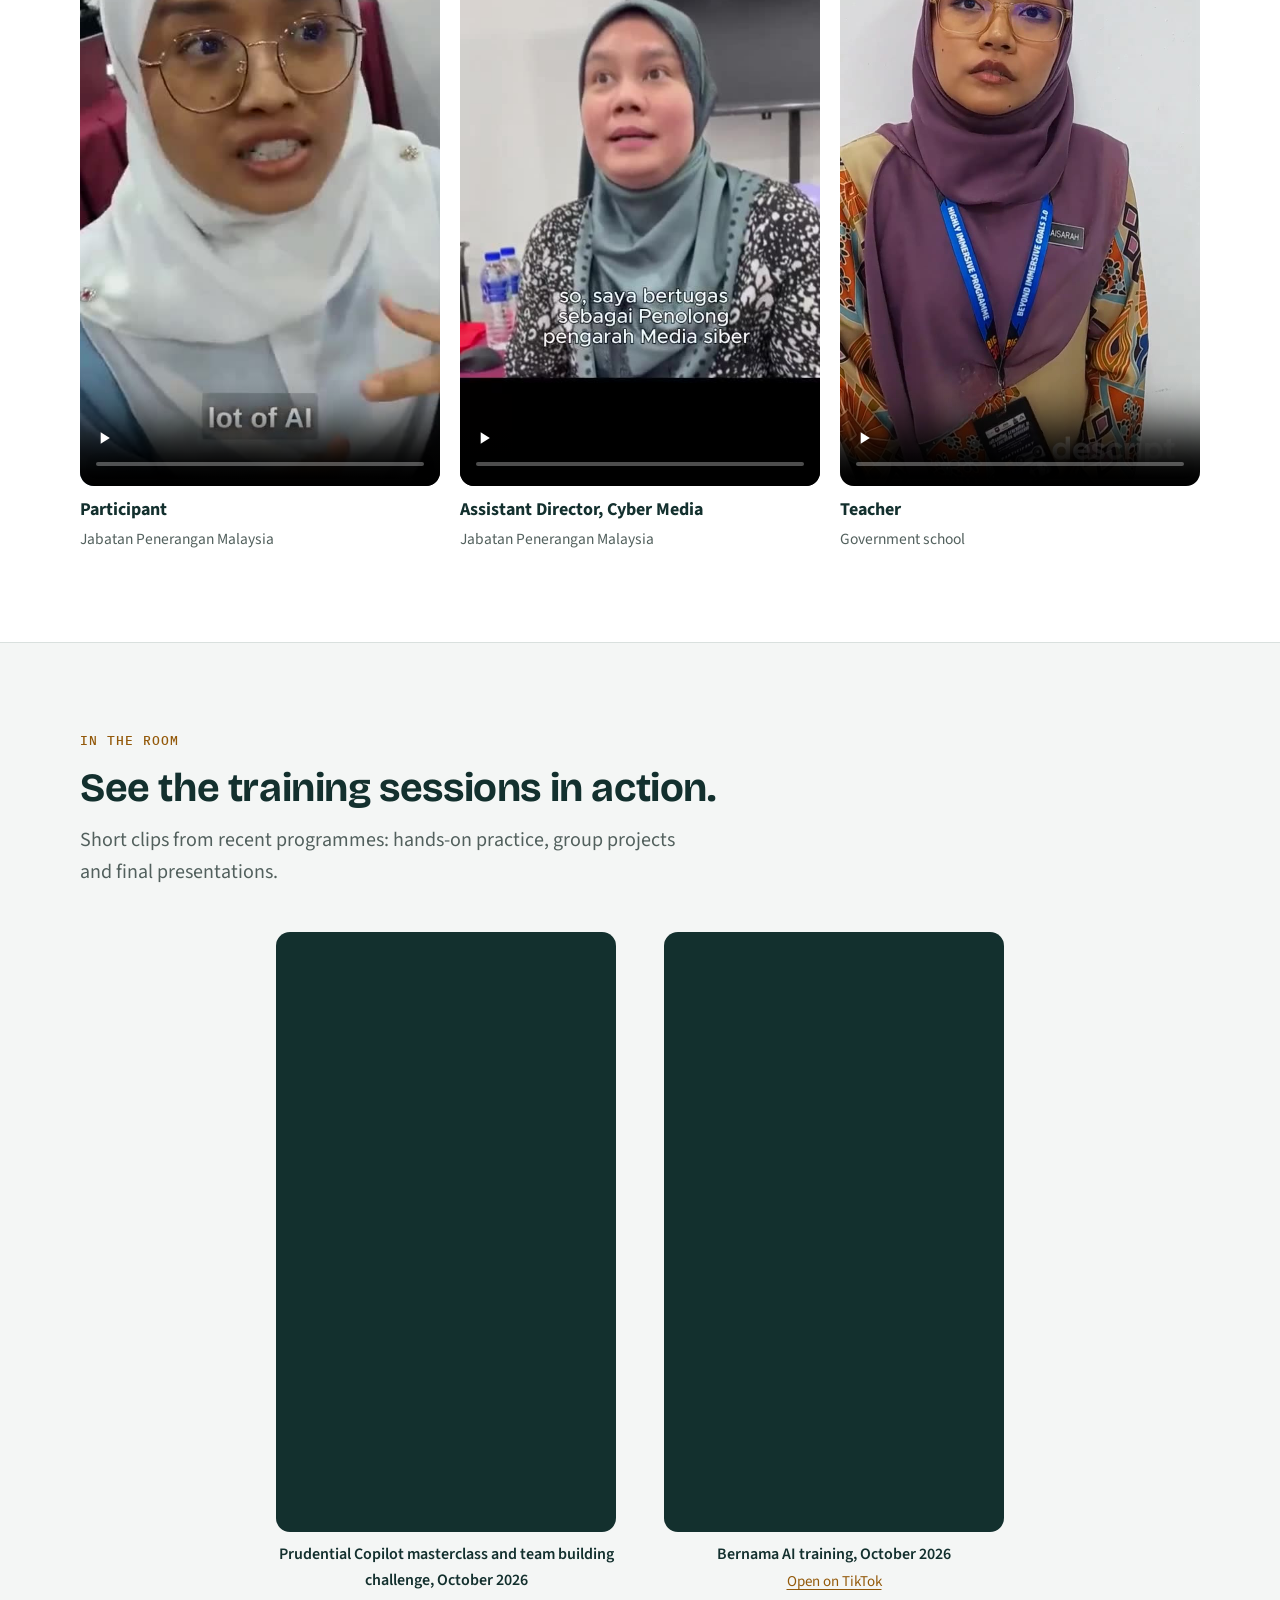
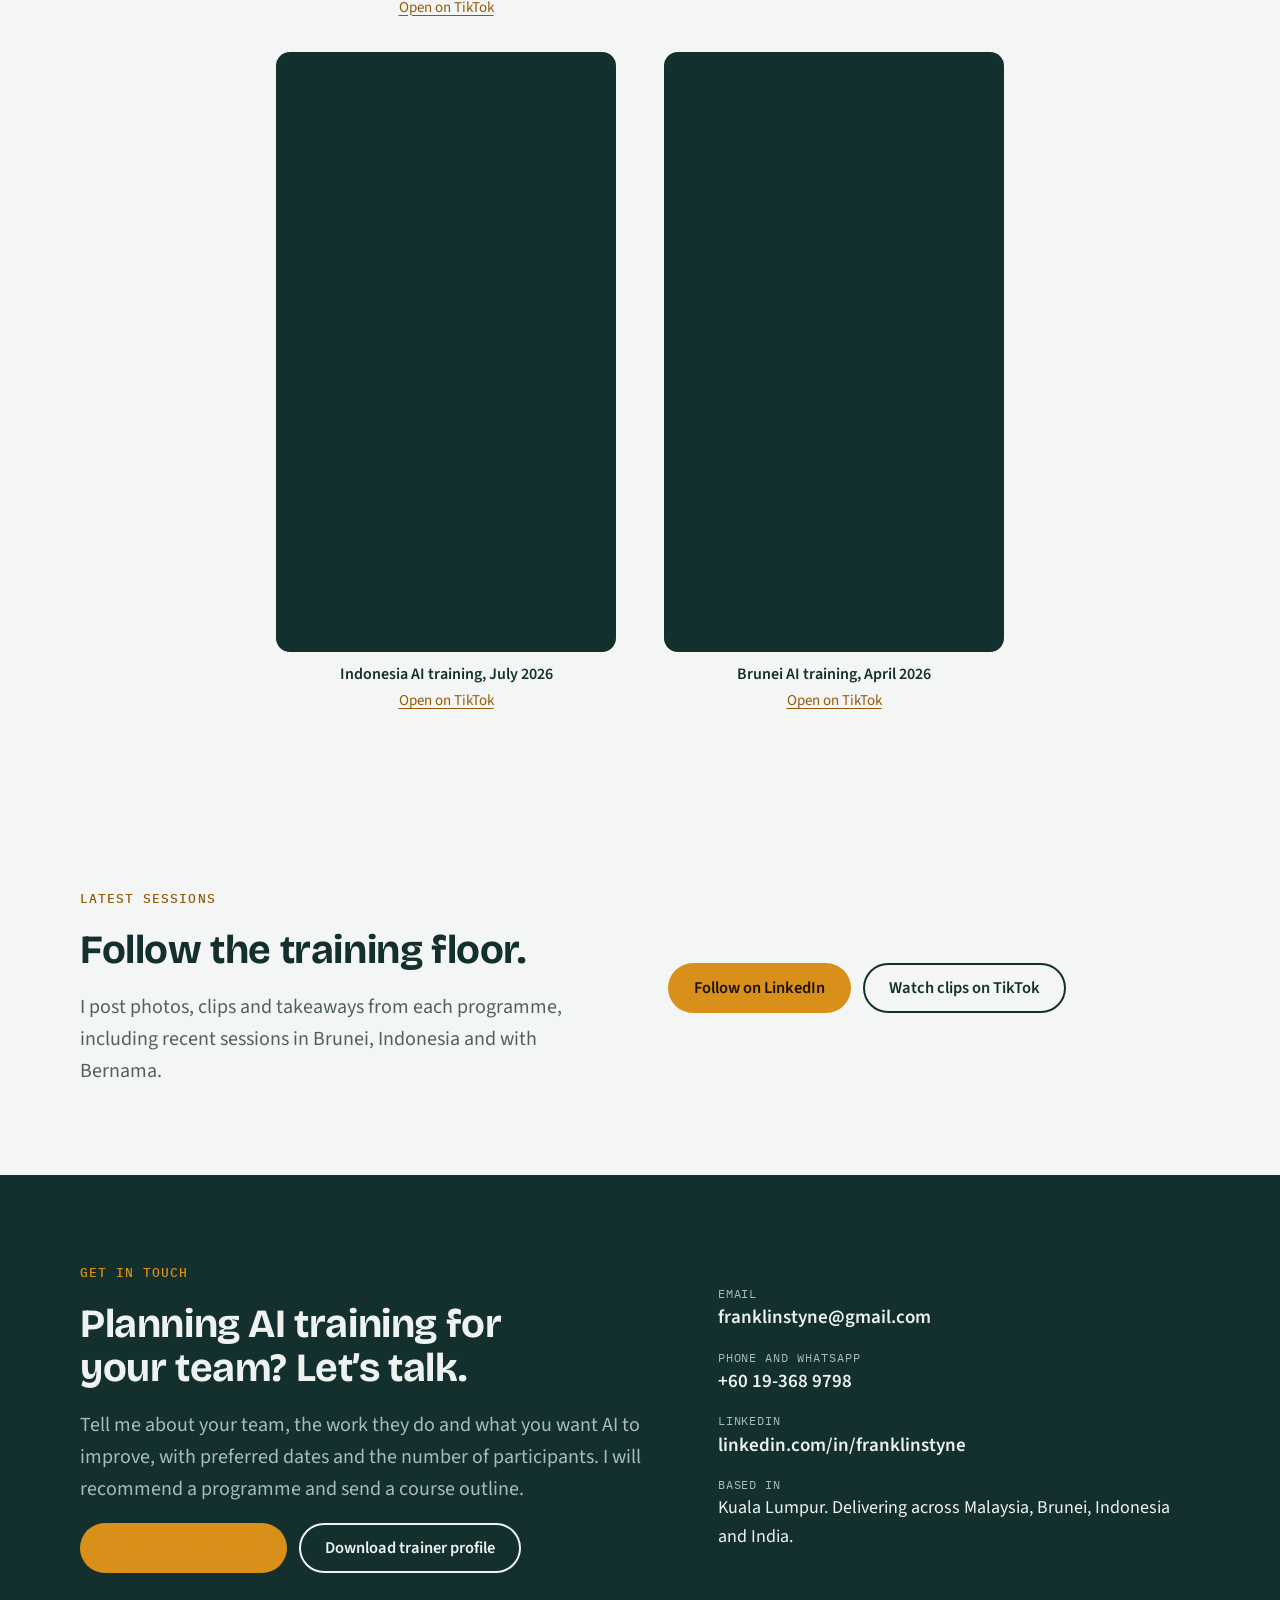
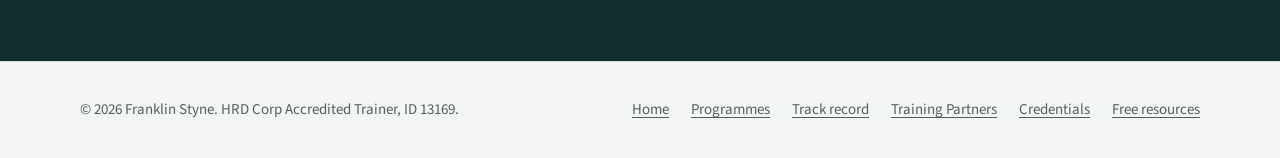
<file: track-record.html>
<!doctype html>
<html lang="en">
<head>
<meta charset="utf-8">
<meta name="viewport" content="width=device-width, initial-scale=1, viewport-fit=cover">
<title>Track Record | Franklin Styne, AI Training</title>
<meta name="claude:viewport-fit-sides" content="cover">
<meta name="description" content="200+ AI training sessions since 2023, 1,500+ participants and 90+ groups trained since 2025, across Malaysia, Brunei, Indonesia and India.">
<meta property="og:title" content="Track Record | Franklin Styne, AI Training">
<meta property="og:description" content="200+ AI training sessions since 2023, 1,500+ participants and 90+ groups trained since 2025, across Malaysia, Brunei, Indonesia and India.">
<meta property="og:type" content="website">
<meta property="og:url" content="https://franklinstyne.com/track-record.html">
<meta property="og:image" content="https://franklinstyne.com/assets/franklin-styne.jpg">
<meta name="theme-color" content="#13302E">
<link rel="icon" type="image/svg+xml" href="assets/logo/franklinstyne-icon.svg">
<link rel="apple-touch-icon" href="assets/logo/franklinstyne-icon-512.png">
<link rel="preconnect" href="https://fonts.googleapis.com">
<link rel="preconnect" href="https://fonts.gstatic.com" crossorigin>
<link rel="stylesheet" href="https://fonts.googleapis.com/css2?family=Bricolage+Grotesque:opsz,wght@12..96,600;12..96,700&family=IBM+Plex+Mono:wght@500;600&family=Source+Sans+3:wght@400;600;700&display=swap">
<link rel="stylesheet" href="assets/site.css?v=20261128">
</head>
<body>
<a class="wa" href="https://wa.me/60193689798?text=Hi%20Franklin%2C%20I%27d%20like%20to%20discuss%20an%20AI%20training%20programme" target="_blank" rel="noopener" aria-label="Message Franklin on WhatsApp"><svg viewBox="0 0 32 32" fill="#fff" aria-hidden="true"><path d="M16.01 3C9.38 3 4 8.38 4 15.01c0 2.35.64 4.55 1.76 6.44L4 29l7.73-1.7a11.9 11.9 0 0 0 4.28.79h.01c6.63 0 12.01-5.38 12.01-12.01C28.03 8.38 22.65 3 16.01 3zm0 21.9h-.01a9.9 9.9 0 0 1-5.05-1.38l-.36-.21-4.58 1.01 1.01-4.46-.24-.38A9.85 9.85 0 0 1 5.9 15c0-5.58 4.54-10.11 10.11-10.11 2.7 0 5.24 1.05 7.15 2.96a10.05 10.05 0 0 1 2.96 7.16c0 5.58-4.54 10.09-10.11 10.09zm5.55-7.57c-.3-.15-1.79-.89-2.07-.99-.28-.1-.48-.15-.68.15-.2.3-.78.99-.96 1.19-.18.2-.35.22-.65.07-.3-.15-1.28-.47-2.44-1.5-.9-.8-1.51-1.79-1.69-2.09-.18-.3-.02-.46.13-.61.14-.14.3-.35.45-.53.15-.18.2-.3.3-.5.1-.2.05-.38-.02-.53-.08-.15-.68-1.63-.93-2.24-.24-.58-.49-.5-.68-.51h-.58c-.2 0-.53.07-.8.38-.28.3-1.05 1.03-1.05 2.5s1.08 2.9 1.23 3.1c.15.2 2.13 3.24 5.15 4.55.72.31 1.28.5 1.72.63.72.23 1.38.2 1.9.12.58-.09 1.79-.73 2.04-1.44.25-.71.25-1.31.18-1.44-.07-.13-.28-.2-.58-.35z"/></svg></a>
<header class="site-header">
  <nav class="wrap nav" aria-label="Main">
    <a class="brand" href="index.html" aria-label="Franklin Styne, AI, Agentic AI and Automation Trainer, home"><svg xmlns="http://www.w3.org/2000/svg" viewBox="0 0 94 94" aria-hidden="true" class="mark"><rect x="0" y="0" width="94" height="94" rx="20" fill="#13302E"/><path d="M24 29 L45 47 L24 65" fill="none" stroke="#F0B54A" stroke-width="9" stroke-linecap="round" stroke-linejoin="round"/><rect x="51" y="60" width="24" height="8" rx="1.5" fill="#EEF3F1"/></svg><span class="names"><b>Franklin Styne</b><span>AI, Agentic AI &amp; Automation Trainer</span></span></a>
    <button class="menu-toggle" type="button" aria-expanded="false" aria-controls="nav-links">
      <svg width="18" height="18" viewBox="0 0 24 24" fill="none" stroke="currentColor" stroke-width="2.2" stroke-linecap="round" aria-hidden="true"><path d="M4 7h16M4 12h16M4 17h16"></path></svg>Menu
    </button>
    <ul class="nav-links" id="nav-links"><li><a href="index.html">Home</a></li><li><a href="programmes.html">Programmes</a></li><li><a href="track-record.html" aria-current="page">Track record</a></li><li><a href="training-providers.html">Training Partners</a></li><li><a href="credentials.html">Credentials</a></li><li><a href="resources.html">Free resources</a></li><li><a class="btn btn-accent" href="#contact">Get in touch</a></li></ul>
  </nav>
</header>
<main>
<section class="page-hero">
  <div class="wrap stack">
    <p class="label">Track record</p>
    <h1>200+ sessions delivered since 2023.</h1>
    <p class="lede">Corporate, government and education teams across Malaysia, Brunei, Indonesia and India, trained to turn hours of work into minutes with AI.</p>
  </div>
</section>
<section class="ink tight" aria-label="Track record in numbers">
  <div class="wrap"><dl class="stats">
      <div><dt>AI training sessions delivered since 2023</dt><dd>200<span>+</span></dd></div>
      <div><dt>Participants trained since 2025</dt><dd>1,500<span>+</span></dd></div>
      <div><dt>Groups trained since 2025</dt><dd>90<span>+</span></dd></div>
      <div><dt>Countries: Malaysia, Brunei, Indonesia, India</dt><dd>4</dd></div>
    </dl></div>
</section>
<section>
  <div class="wrap">
    <div class="head">
      <p class="label">Sectors</p>
      <h2>Where I have trained.</h2>
    </div>
    <div class="grid-2">
      <article class="card"><h3>Manufacturing and engineering</h3><p>AI for production, engineering, quality, procurement and supply chain, plus HR, finance and sales teams.</p><ul class="client-list"><li class="linked"><a href="https://www.linkedin.com/posts/franklinstyne_share-7450554099756081152-zwHy" target="_blank" rel="noopener" aria-label="Osram: LinkedIn post about the training (opens in a new tab)">Osram</a></li><li class="linked"><a href="https://lnkd.in/p/gf6PwbUy" target="_blank" rel="noopener" aria-label="Intel: LinkedIn post about the training (opens in a new tab)">Intel</a></li><li class="linked"><a href="https://lnkd.in/p/gYR8dZqR" target="_blank" rel="noopener" aria-label="Altera: LinkedIn post about the training (opens in a new tab)">Altera</a></li><li>Oryx</li><li class="linked"><a href="https://lnkd.in/p/g5mSUXKS" target="_blank" rel="noopener" aria-label="Keysight: LinkedIn post about the training (opens in a new tab)">Keysight</a></li><li class="linked"><a href="https://www.linkedin.com/posts/franklinstyne_geminiai-googlegemini-notebooklm-ugcPost-7455470819062960130-sLVS" target="_blank" rel="noopener" aria-label="Unicharm: LinkedIn post about the training (opens in a new tab)">Unicharm</a></li><li class="linked"><a href="https://lnkd.in/p/gs7hSn2a" target="_blank" rel="noopener" aria-label="DSG: LinkedIn post about the training (opens in a new tab)">DSG</a></li><li class="linked"><a href="https://www.linkedin.com/posts/franklinstyne_aitraining-microsoftcopilot-aiformanufacturing-ugcPost-7509438150700875776-3car" target="_blank" rel="noopener" aria-label="Maxell Tohshin: LinkedIn post about the training (opens in a new tab)">Maxell Tohshin</a></li><li class="linked"><a href="https://lnkd.in/p/gZ66wVhK" target="_blank" rel="noopener" aria-label="KMWE: LinkedIn post about the training (opens in a new tab)">KMWE</a></li><li class="linked"><a href="https://www.linkedin.com/posts/franklinstyne_generativeai-chatgptenterprise-kiswire-share-7516702713779249152-isQD" target="_blank" rel="noopener" aria-label="Kiswire: LinkedIn post about the training (opens in a new tab)">Kiswire</a></li><li class="linked"><a href="https://www.linkedin.com/posts/franklinstyne_artificialintelligence-generativeai-aiatwork-ugcPost-7532304432273887232-oOmT" target="_blank" rel="noopener" aria-label="EDM Tools: LinkedIn post about the training (opens in a new tab)">EDM Tools</a></li><li>Saraya Goodmaid</li><li>CAB Feed</li><li class="linked"><a href="https://lnkd.in/p/gTsBuYxR" target="_blank" rel="noopener" aria-label="Vericardsys Group: LinkedIn post about the training (opens in a new tab)">Vericardsys Group</a></li></ul></article>
      <article class="card"><h3>Financial services and healthcare</h3><p>AI productivity, Microsoft 365 Copilot and responsible AI for banking, insurance, investment and healthcare teams.</p><ul class="client-list"><li class="linked"><a href="https://www.linkedin.com/posts/franklinstyne_ai-generativeai-microsoftcopilot-share-7505873912338231296-42jM" target="_blank" rel="noopener" aria-label="Maybank: LinkedIn post about the training (opens in a new tab)">Maybank</a></li><li class="linked"><a href="https://www.linkedin.com/posts/franklinstyne_generativeai-microsoftcopilot-teambuilding-ugcPost-7519785793452883968-YiKJ" target="_blank" rel="noopener" aria-label="Prudential: LinkedIn post about the training (opens in a new tab)">Prudential</a></li><li class="linked"><a href="https://lnkd.in/p/gW4Kuh7r" target="_blank" rel="noopener" aria-label="Mitsui and Co: LinkedIn post about the training (opens in a new tab)">Mitsui &amp; Co</a></li><li>Thomson Health</li></ul></article>
      <article class="card"><h3>Government, public sector and media</h3><p>AI literacy and workplace productivity for agencies, public bodies and broadcast media.</p><ul class="client-list"><li class="linked"><a href="https://lnkd.in/p/gbRd3HPn" target="_blank" rel="noopener" aria-label="Ministry of Education: LinkedIn post about the training (opens in a new tab)">Ministry of Education</a></li><li class="linked"><a href="https://lnkd.in/p/gm2iZEQk" target="_blank" rel="noopener" aria-label="JKR Sarawak: LinkedIn post about the training (opens in a new tab)">JKR Sarawak</a></li><li>HRD Corp</li><li class="linked"><a href="https://www.linkedin.com/posts/franklinstyne_generativeai-aitraining-corporatetraining-activity-7361256723455569920-vICJ" target="_blank" rel="noopener" aria-label="PSDC: LinkedIn post about the training (opens in a new tab)">PSDC</a></li><li class="linked"><a href="https://www.linkedin.com/posts/franklinstyne_it-feels-great-to-be-back-in-training-after-activity-7375817272919203840-SojZ" target="_blank" rel="noopener" aria-label="Malaysia Airports: LinkedIn post about the training (opens in a new tab)">Malaysia Airports</a></li><li class="linked"><a href="https://lnkd.in/p/gijXHgX2" target="_blank" rel="noopener" aria-label="Jabatan Penerangan Malaysia: LinkedIn post about the training (opens in a new tab)">Jabatan Penerangan Malaysia</a></li><li class="linked"><a href="https://lnkd.in/p/gQmCdKW4" target="_blank" rel="noopener" aria-label="RTM: LinkedIn post about the training (opens in a new tab)">RTM</a></li><li class="linked"><a href="https://lnkd.in/p/gQmCdKW4" target="_blank" rel="noopener" aria-label="TV3: LinkedIn post about the training (opens in a new tab)">TV3</a></li><li class="linked"><a href="https://www.linkedin.com/posts/franklinstyne_bernama-gemini-googleworkspace-activity-7516110056593985536-SqH0" target="_blank" rel="noopener" aria-label="Bernama: LinkedIn post about the training (opens in a new tab)">Bernama</a></li></ul></article>
      <article class="card"><h3>Education</h3><p>AI for lecturers, administrators and teachers, covering teaching, assessment and administration.</p><ul class="client-list"><li class="linked"><a href="https://lnkd.in/p/gBZ2xQXp" target="_blank" rel="noopener" aria-label="UNITEN: LinkedIn post about the training (opens in a new tab)">UNITEN</a></li><li>Taylor&rsquo;s University</li><li class="linked"><a href="https://lnkd.in/p/gmri5wib" target="_blank" rel="noopener" aria-label="CB Learning Centre: LinkedIn post about the training (opens in a new tab)">CB Learning Centre</a></li><li class="linked"><a href="https://lnkd.in/p/g4yY_hT3" target="_blank" rel="noopener" aria-label="Dignity Schools: LinkedIn post about the training (opens in a new tab)">Dignity Schools</a></li><li class="linked"><a href="https://lnkd.in/p/gMHNX482" target="_blank" rel="noopener" aria-label="Harvest International School: LinkedIn post about the training (opens in a new tab)">Harvest International School</a></li><li class="linked"><a href="https://www.linkedin.com/posts/franklinstyne_aiineducation-generativeai-teachertraining-ugcPost-7484121105025134594-6Pnp" target="_blank" rel="noopener" aria-label="SMA Khadijah Surabaya: LinkedIn post about the training (opens in a new tab)">SMA Khadijah Surabaya</a></li><li class="linked"><a href="https://www.linkedin.com/posts/franklinstyne_aiineducation-generativeai-teachertraining-ugcPost-7487383751556014080-mJ6k" target="_blank" rel="noopener" aria-label="MAUWH Jombang: LinkedIn post about the training (opens in a new tab)">MAUWH Jombang</a></li><li class="linked"><a href="https://lnkd.in/p/gkGmkKyi" target="_blank" rel="noopener" aria-label="JELTA: LinkedIn post about the training (opens in a new tab)">JELTA</a></li><li class="linked"><a href="https://lnkd.in/p/gM3MiY7w" target="_blank" rel="noopener" aria-label="YMCA: LinkedIn post about the training (opens in a new tab)">YMCA</a></li><li class="linked"><a href="https://lnkd.in/p/grr-x8uJ" target="_blank" rel="noopener" aria-label="BCM: LinkedIn post about the training (opens in a new tab)">BCM</a></li></ul></article>
      <article class="card span-2"><h3>Property, construction, retail and services</h3><p>AI for sales, marketing, customer service, engineering and operations teams in property, construction, retail and service businesses.</p><ul class="client-list"><li class="linked"><a href="https://lnkd.in/p/gE6axsYk" target="_blank" rel="noopener" aria-label="Low Yat Group: LinkedIn post about the training (opens in a new tab)">Low Yat Group</a></li><li class="linked"><a href="https://lnkd.in/p/gYw_E5sp" target="_blank" rel="noopener" aria-label="SCM: LinkedIn post about the training (opens in a new tab)">SCM</a></li><li class="linked"><a href="https://lnkd.in/p/gz8pzAJA" target="_blank" rel="noopener" aria-label="Flexiparking: LinkedIn post about the training (opens in a new tab)">Flexiparking</a></li><li class="linked"><a href="https://www.linkedin.com/posts/franklinstyne_we-nearly-didnt-make-it-to-brunei-missed-flight-ugcPost-7454396108711272449-84rm" target="_blank" rel="noopener" aria-label="Biz Advize, Brunei: LinkedIn post about the training (opens in a new tab)">Biz Advize, Brunei</a></li><li class="linked"><a href="https://lnkd.in/p/gnaXuiJK" target="_blank" rel="noopener" aria-label="Nehemiah Reinforced Soil: LinkedIn post about the training (opens in a new tab)">Nehemiah Reinforced Soil</a></li></ul></article>
    </div>
    <p class="muted list-note">Names marked &#8599; open my LinkedIn post about working with that organisation.</p>
  </div>
</section>
<section class="alt">
  <div class="wrap">
    <div class="head">
      <p class="label">Testimonials</p>
      <h2>What participants say after the programme.</h2>
      <p class="lede">Shared with permission from each participant and their organisation.</p>
    </div>
    <div class="videos">
      <figure>
        <video controls controlslist="nodownload noplaybackrate" disablepictureinpicture oncontextmenu="return false;" preload="none" playsinline poster="assets/testimonials/t15.jpg" aria-label="Testimonial video: Participant, Maybank">
          <source src="assets/testimonials/t15.mp4" type="video/mp4">
        </video>
        <figcaption><strong>Participant</strong><span>Maybank</span></figcaption>
      </figure>
      <figure>
        <video controls controlslist="nodownload noplaybackrate" disablepictureinpicture oncontextmenu="return false;" preload="none" playsinline poster="assets/testimonials/t1.jpg" aria-label="Testimonial video: Participant, OSRAM procurement and supply chain">
          <source src="assets/testimonials/t1.mp4" type="video/mp4">
        </video>
        <figcaption><strong>Participant</strong><span>OSRAM procurement and supply chain</span></figcaption>
      </figure>
      <figure>
        <video controls controlslist="nodownload noplaybackrate" disablepictureinpicture oncontextmenu="return false;" preload="none" playsinline poster="assets/testimonials/t2.jpg" aria-label="Testimonial video: Participant, OSRAM procurement and supply chain">
          <source src="assets/testimonials/t2.mp4" type="video/mp4">
        </video>
        <figcaption><strong>Participant</strong><span>OSRAM procurement and supply chain</span></figcaption>
      </figure>
      <figure>
        <video controls controlslist="nodownload noplaybackrate" disablepictureinpicture oncontextmenu="return false;" preload="none" playsinline poster="assets/testimonials/t6.jpg" aria-label="Testimonial video: Participant, Jabatan Penerangan Malaysia">
          <source src="assets/testimonials/t6.mp4" type="video/mp4">
        </video>
        <figcaption><strong>Participant</strong><span>Jabatan Penerangan Malaysia</span></figcaption>
      </figure>
      <figure>
        <video controls controlslist="nodownload noplaybackrate" disablepictureinpicture oncontextmenu="return false;" preload="none" playsinline poster="assets/testimonials/t7.jpg" aria-label="Testimonial video: Assistant Director, Cyber Media, Jabatan Penerangan Malaysia">
          <source src="assets/testimonials/t7.mp4" type="video/mp4">
        </video>
        <figcaption><strong>Assistant Director, Cyber Media</strong><span>Jabatan Penerangan Malaysia</span></figcaption>
      </figure>
      <figure>
        <video controls controlslist="nodownload noplaybackrate" disablepictureinpicture oncontextmenu="return false;" preload="none" playsinline poster="assets/testimonials/t13.jpg" aria-label="Testimonial video: Teacher, Government school">
          <source src="assets/testimonials/t13.mp4" type="video/mp4">
        </video>
        <figcaption><strong>Teacher</strong><span>Government school</span></figcaption>
      </figure>
    </div>
  </div>
</section>
<section>
  <div class="wrap">
    <div class="head">
      <p class="label">In the room</p>
      <h2>See the training sessions in action.</h2>
      <p class="lede">Short clips from recent programmes: hands-on practice, group projects and final presentations.</p>
    </div>
    <div class="tt-grid">
      <figure class="tt">
        <iframe src="https://www.tiktok.com/embed/v2/7700264639573085461" title="Prudential Copilot masterclass and team building challenge, October 2026" loading="lazy" allow="encrypted-media; fullscreen; picture-in-picture" allowfullscreen></iframe>
        <figcaption>Prudential Copilot masterclass and team building challenge, October 2026 <a href="https://www.tiktok.com/@franklinstyne/video/7700264639573085461" target="_blank" rel="noopener">Open on TikTok</a></figcaption>
      </figure>
      <figure class="tt">
        <iframe src="https://www.tiktok.com/embed/v2/7696675442979245332" title="Bernama AI training, October 2026" loading="lazy" allow="encrypted-media; fullscreen; picture-in-picture" allowfullscreen></iframe>
        <figcaption>Bernama AI training, October 2026 <a href="https://www.tiktok.com/@franklinstyne/video/7696675442979245332" target="_blank" rel="noopener">Open on TikTok</a></figcaption>
      </figure>
      <figure class="tt">
        <iframe src="https://www.tiktok.com/embed/v2/7663836431630060820" title="Indonesia AI training, July 2026" loading="lazy" allow="encrypted-media; fullscreen; picture-in-picture" allowfullscreen></iframe>
        <figcaption>Indonesia AI training, July 2026 <a href="https://www.tiktok.com/@franklinstyne/video/7663836431630060820" target="_blank" rel="noopener">Open on TikTok</a></figcaption>
      </figure>
      <figure class="tt">
        <iframe src="https://www.tiktok.com/embed/v2/7632737725816360213" title="Brunei AI training, April 2026" loading="lazy" allow="encrypted-media; fullscreen; picture-in-picture" allowfullscreen></iframe>
        <figcaption>Brunei AI training, April 2026 <a href="https://www.tiktok.com/@franklinstyne/video/7632737725816360213" target="_blank" rel="noopener">Open on TikTok</a></figcaption>
      </figure>
    </div>
  </div>
</section>
<section>
  <div class="wrap split">
    <div class="stack">
      <p class="label">Latest sessions</p>
      <h2>Follow the training floor.</h2>
      <p class="lede">I post photos, clips and takeaways from each programme, including recent sessions in Brunei, Indonesia and with Bernama.</p>
    </div>
    <div class="actions" style="align-self:center">
      <a class="btn btn-accent" href="https://www.linkedin.com/in/franklinstyne" target="_blank" rel="noopener">Follow on LinkedIn</a>
      <a class="btn btn-line" href="https://www.tiktok.com/@franklinstyne" target="_blank" rel="noopener">Watch clips on TikTok</a>
    </div>
  </div>
</section>
<section class="ink" id="contact">
  <div class="wrap contact-grid">
    <div class="stack">
      <p class="label">Get in touch</p>
      <h2>Planning AI training for your team? Let&rsquo;s talk.</h2>
      <p class="lede">Tell me about your team, the work they do and what you want AI to improve, with preferred dates and the number of participants. I will recommend a programme and send a course outline.</p>
      <div class="actions">
        <a class="btn btn-accent" href="https://wa.me/60193689798?text=Hi%20Franklin%2C%20I%27d%20like%20to%20discuss%20an%20AI%20training%20programme" target="_blank" rel="noopener">Message on WhatsApp</a>
        <a class="btn btn-line" href="credentials.html">Download trainer profile</a>
      </div>
    </div>
    <ul class="contact-list">
      <li><span class="t">Email</span><a href="mailto:franklinstyne@gmail.com">franklinstyne@gmail.com</a></li>
      <li><span class="t">Phone and WhatsApp</span><a href="tel:+60193689798">+60 19-368 9798</a></li>
      <li><span class="t">LinkedIn</span><a href="https://www.linkedin.com/in/franklinstyne" target="_blank" rel="noopener">linkedin.com/in/franklinstyne</a></li>
      <li><span class="t">Based in</span><span>Kuala Lumpur. Delivering across Malaysia, Brunei, Indonesia and India.</span></li>
    </ul>
  </div>
</section>
</main>
<footer>
  <div class="wrap foot">
    <span>&copy; <span class="yr">2026</span> Franklin Styne. HRD Corp Accredited Trainer, ID 13169.</span>
    <ul><li><a href="index.html">Home</a></li><li><a href="programmes.html">Programmes</a></li><li><a href="track-record.html">Track record</a></li><li><a href="training-providers.html">Training Partners</a></li><li><a href="credentials.html">Credentials</a></li><li><a href="resources.html">Free resources</a></li></ul>
  </div>
</footer>
<script>
(function(){
  var y=document.querySelectorAll('.yr');for(var i=0;i<y.length;i++){y[i].textContent=new Date().getFullYear();}
  var b=document.querySelector('.menu-toggle'),l=document.getElementById('nav-links');
  if(b&&l){b.addEventListener('click',function(){var o=l.classList.toggle('open');b.setAttribute('aria-expanded',o?'true':'false');});
    l.addEventListener('click',function(e){if(e.target.closest('a')){l.classList.remove('open');b.setAttribute('aria-expanded','false');}});}
})();
</script>
</body>
</html>
</file>
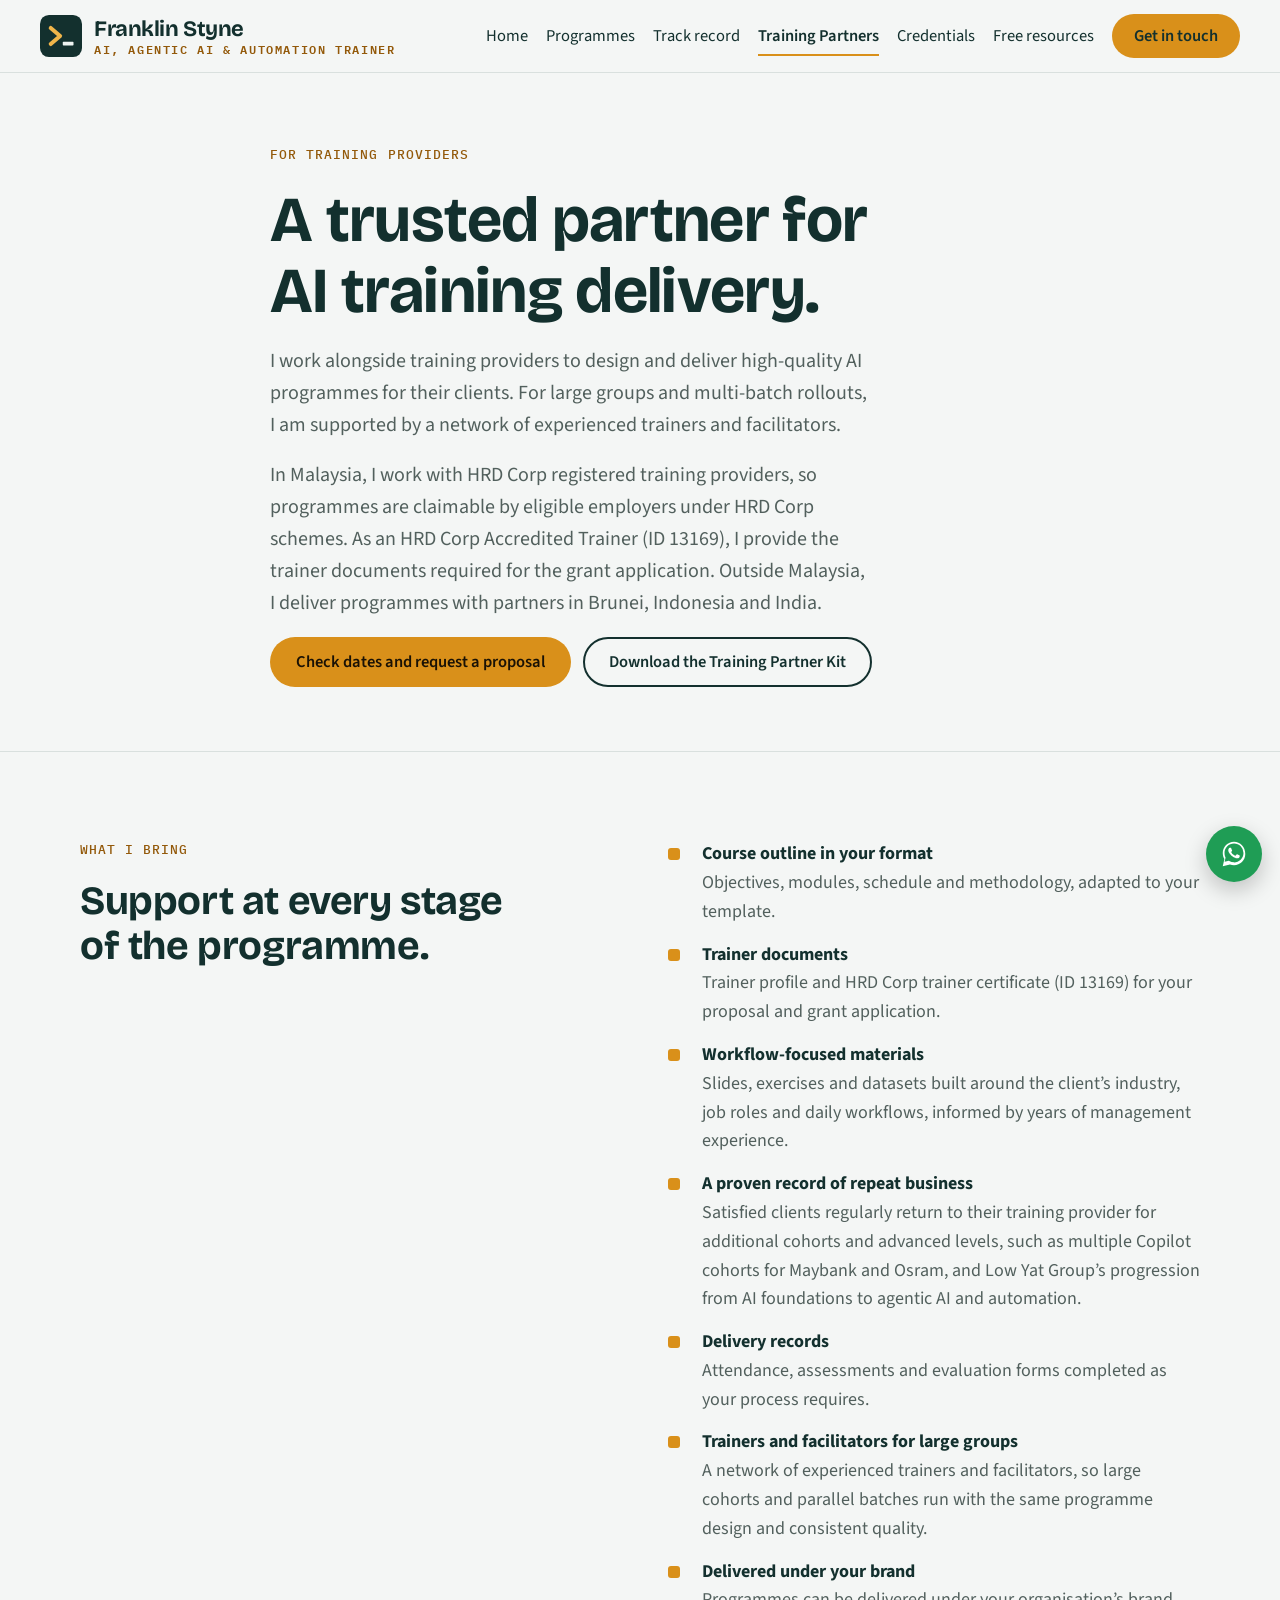
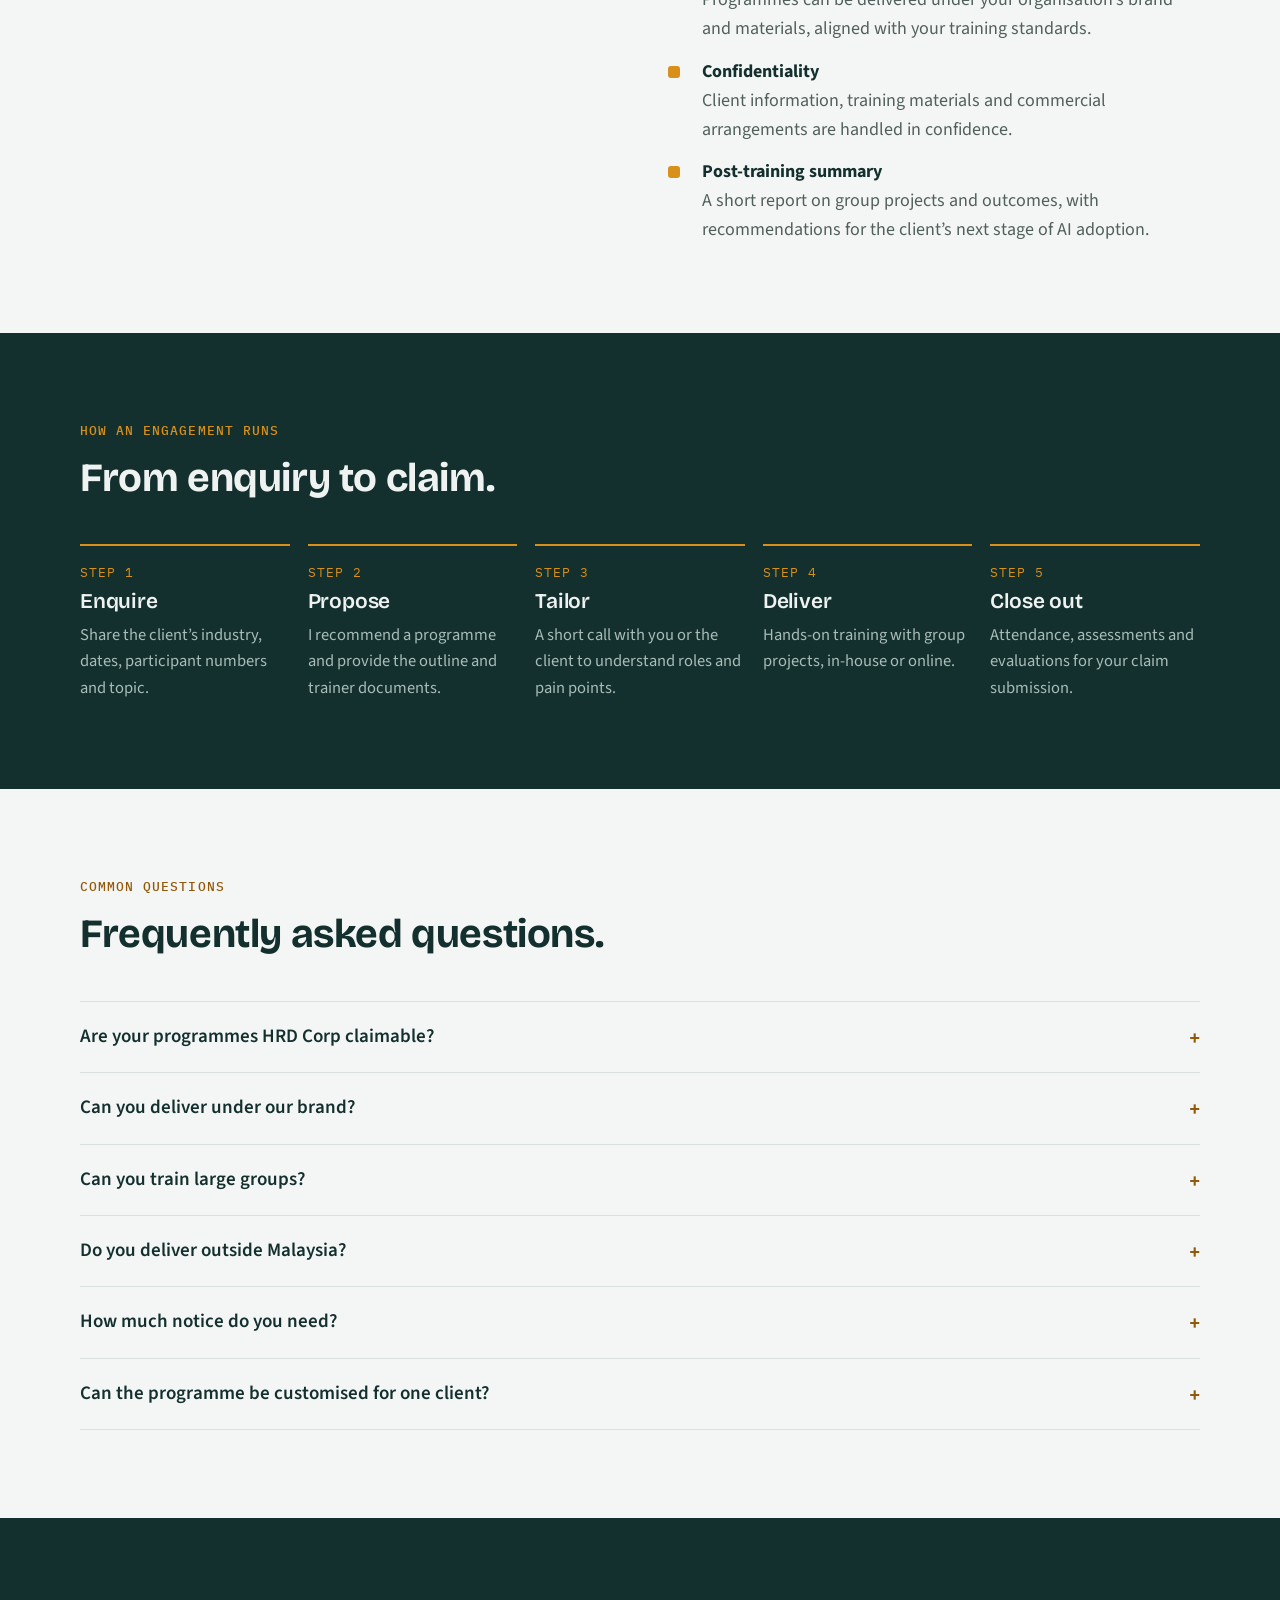
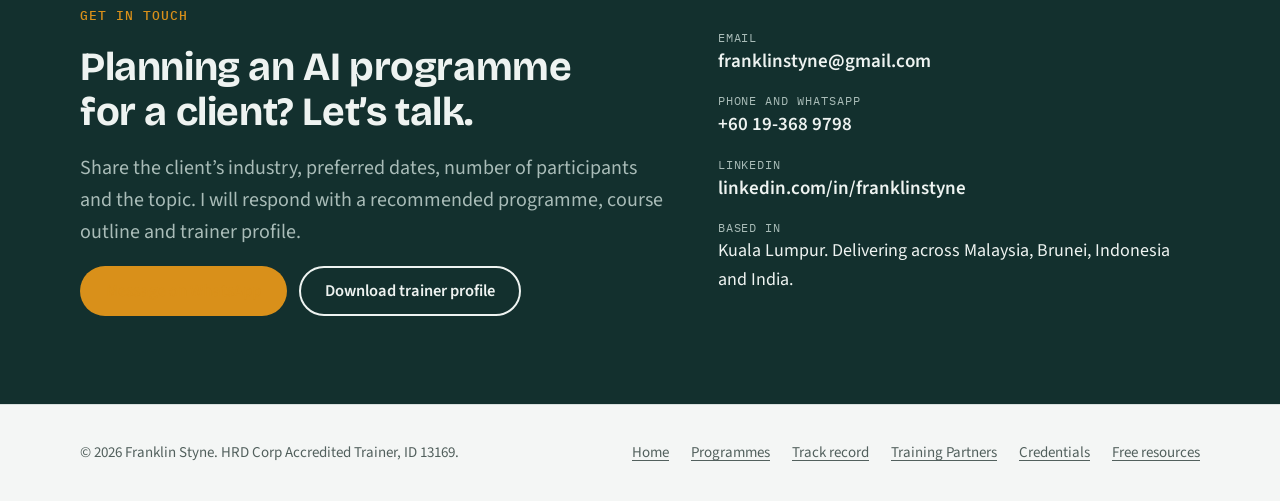
<file: training-providers.html>
<!doctype html>
<html lang="en">
<head>
<meta charset="utf-8">
<meta name="viewport" content="width=device-width, initial-scale=1, viewport-fit=cover">
<title>Training Partners | Franklin Styne, AI Training</title>
<meta name="claude:viewport-fit-sides" content="cover">
<meta name="description" content="How Franklin Styne partners with HRD Corp registered training providers to design and deliver AI training, supported by a network of trainers and facilitators for large groups.">
<meta property="og:title" content="Training Partners | Franklin Styne, AI Training">
<meta property="og:description" content="How Franklin Styne partners with HRD Corp registered training providers to design and deliver AI training, supported by a network of trainers and facilitators for large groups.">
<meta property="og:type" content="website">
<meta property="og:url" content="https://franklinstyne.com/training-providers.html">
<meta property="og:image" content="https://franklinstyne.com/assets/franklin-styne.jpg">
<meta name="theme-color" content="#13302E">
<link rel="icon" type="image/svg+xml" href="assets/logo/franklinstyne-icon.svg">
<link rel="apple-touch-icon" href="assets/logo/franklinstyne-icon-512.png">
<link rel="preconnect" href="https://fonts.googleapis.com">
<link rel="preconnect" href="https://fonts.gstatic.com" crossorigin>
<link rel="stylesheet" href="https://fonts.googleapis.com/css2?family=Bricolage+Grotesque:opsz,wght@12..96,600;12..96,700&family=IBM+Plex+Mono:wght@500;600&family=Source+Sans+3:wght@400;600;700&display=swap">
<link rel="stylesheet" href="assets/site.css?v=20261128">
</head>
<body>
<a class="wa" href="https://wa.me/60193689798?text=Hi%20Franklin%2C%20I%27d%20like%20to%20discuss%20an%20AI%20training%20programme" target="_blank" rel="noopener" aria-label="Message Franklin on WhatsApp"><svg viewBox="0 0 32 32" fill="#fff" aria-hidden="true"><path d="M16.01 3C9.38 3 4 8.38 4 15.01c0 2.35.64 4.55 1.76 6.44L4 29l7.73-1.7a11.9 11.9 0 0 0 4.28.79h.01c6.63 0 12.01-5.38 12.01-12.01C28.03 8.38 22.65 3 16.01 3zm0 21.9h-.01a9.9 9.9 0 0 1-5.05-1.38l-.36-.21-4.58 1.01 1.01-4.46-.24-.38A9.85 9.85 0 0 1 5.9 15c0-5.58 4.54-10.11 10.11-10.11 2.7 0 5.24 1.05 7.15 2.96a10.05 10.05 0 0 1 2.96 7.16c0 5.58-4.54 10.09-10.11 10.09zm5.55-7.57c-.3-.15-1.79-.89-2.07-.99-.28-.1-.48-.15-.68.15-.2.3-.78.99-.96 1.19-.18.2-.35.22-.65.07-.3-.15-1.28-.47-2.44-1.5-.9-.8-1.51-1.79-1.69-2.09-.18-.3-.02-.46.13-.61.14-.14.3-.35.45-.53.15-.18.2-.3.3-.5.1-.2.05-.38-.02-.53-.08-.15-.68-1.63-.93-2.24-.24-.58-.49-.5-.68-.51h-.58c-.2 0-.53.07-.8.38-.28.3-1.05 1.03-1.05 2.5s1.08 2.9 1.23 3.1c.15.2 2.13 3.24 5.15 4.55.72.31 1.28.5 1.72.63.72.23 1.38.2 1.9.12.58-.09 1.79-.73 2.04-1.44.25-.71.25-1.31.18-1.44-.07-.13-.28-.2-.58-.35z"/></svg></a>
<header class="site-header">
  <nav class="wrap nav" aria-label="Main">
    <a class="brand" href="index.html" aria-label="Franklin Styne, AI, Agentic AI and Automation Trainer, home"><svg xmlns="http://www.w3.org/2000/svg" viewBox="0 0 94 94" aria-hidden="true" class="mark"><rect x="0" y="0" width="94" height="94" rx="20" fill="#13302E"/><path d="M24 29 L45 47 L24 65" fill="none" stroke="#F0B54A" stroke-width="9" stroke-linecap="round" stroke-linejoin="round"/><rect x="51" y="60" width="24" height="8" rx="1.5" fill="#EEF3F1"/></svg><span class="names"><b>Franklin Styne</b><span>AI, Agentic AI &amp; Automation Trainer</span></span></a>
    <button class="menu-toggle" type="button" aria-expanded="false" aria-controls="nav-links">
      <svg width="18" height="18" viewBox="0 0 24 24" fill="none" stroke="currentColor" stroke-width="2.2" stroke-linecap="round" aria-hidden="true"><path d="M4 7h16M4 12h16M4 17h16"></path></svg>Menu
    </button>
    <ul class="nav-links" id="nav-links"><li><a href="index.html">Home</a></li><li><a href="programmes.html">Programmes</a></li><li><a href="track-record.html">Track record</a></li><li><a href="training-providers.html" aria-current="page">Training Partners</a></li><li><a href="credentials.html">Credentials</a></li><li><a href="resources.html">Free resources</a></li><li><a class="btn btn-accent" href="#contact">Get in touch</a></li></ul>
  </nav>
</header>
<main>
<section class="page-hero">
  <div class="wrap stack">
    <p class="label">For training providers</p>
    <h1>A trusted partner for AI training delivery.</h1>
    <p class="lede">I work alongside training providers to design and deliver high-quality AI programmes for their clients. For large groups and multi-batch rollouts, I am supported by a network of experienced trainers and facilitators.</p>
    <p class="lede">In Malaysia, I work with HRD Corp registered training providers, so programmes are claimable by eligible employers under HRD Corp schemes. As an HRD Corp Accredited Trainer (ID 13169), I provide the trainer documents required for the grant application. Outside Malaysia, I deliver programmes with partners in Brunei, Indonesia and India.</p>
    <div class="actions">
      <a class="btn btn-accent" href="mailto:franklinstyne@gmail.com?subject=Partner%20proposal%20request&amp;body=Client%20industry%3A%0APreferred%20dates%3A%0ANumber%20of%20participants%3A%0AProgramme%20or%20topic%3A%0ADelivery%20(in-house%2C%20public%20or%20online)%3A%0AHRD%20Corp%20claimable%20(yes%2Fno)%3A">Check dates and request a proposal</a>
      <a class="btn btn-line" href="downloads/franklin-styne-training-partner-kit.pdf" download>Download the Training Partner Kit</a>
    </div>
  </div>
</section>
<section>
  <div class="wrap split">
    <div class="stack">
      <p class="label">What I bring</p>
      <h2>Support at every stage of the programme.</h2>
    </div>
    <ul class="checks">
      <li><div><strong>Course outline in your format</strong><span>Objectives, modules, schedule and methodology, adapted to your template.</span></div></li>
      <li><div><strong>Trainer documents</strong><span>Trainer profile and HRD Corp trainer certificate (ID 13169) for your proposal and grant application.</span></div></li>
      <li><div><strong>Workflow-focused materials</strong><span>Slides, exercises and datasets built around the client&rsquo;s industry, job roles and daily workflows, informed by years of management experience.</span></div></li>
      <li><div><strong>A proven record of repeat business</strong><span>Satisfied clients regularly return to their training provider for additional cohorts and advanced levels, such as multiple Copilot cohorts for Maybank and Osram, and Low Yat Group&rsquo;s progression from AI foundations to agentic AI and automation.</span></div></li>
      <li><div><strong>Delivery records</strong><span>Attendance, assessments and evaluation forms completed as your process requires.</span></div></li>
      <li><div><strong>Trainers and facilitators for large groups</strong><span>A network of experienced trainers and facilitators, so large cohorts and parallel batches run with the same programme design and consistent quality.</span></div></li>
      <li><div><strong>Delivered under your brand</strong><span>Programmes can be delivered under your organisation&rsquo;s brand and materials, aligned with your training standards.</span></div></li>
      <li><div><strong>Confidentiality</strong><span>Client information, training materials and commercial arrangements are handled in confidence.</span></div></li>
      <li><div><strong>Post-training summary</strong><span>A short report on group projects and outcomes, with recommendations for the client&rsquo;s next stage of AI adoption.</span></div></li>
    </ul>
  </div>
</section>
<section class="ink">
  <div class="wrap">
    <div class="head">
      <p class="label">How an engagement runs</p>
      <h2>From enquiry to claim.</h2>
    </div>
    <ol class="steps">
      <li><h3>Enquire</h3><p>Share the client&rsquo;s industry, dates, participant numbers and topic.</p></li>
      <li><h3>Propose</h3><p>I recommend a programme and provide the outline and trainer documents.</p></li>
      <li><h3>Tailor</h3><p>A short call with you or the client to understand roles and pain points.</p></li>
      <li><h3>Deliver</h3><p>Hands-on training with group projects, in-house or online.</p></li>
      <li><h3>Close out</h3><p>Attendance, assessments and evaluations for your claim submission.</p></li>
    </ol>
  </div>
</section>
<section>
  <div class="wrap">
    <div class="head">
      <p class="label">Common questions</p>
      <h2>Frequently asked questions.</h2>
    </div>
    <div class="faq">
      <details><summary>Are your programmes HRD Corp claimable?</summary><p>Yes, when delivered through an HRD Corp registered training provider. I am an HRD Corp Accredited Trainer (ID 13169), and I provide the trainer documents you need for the grant application.</p></details>
      <details><summary>Can you deliver under our brand?</summary><p>Yes. Programmes can be delivered under your organisation&rsquo;s brand, using your templates and training standards, or co-branded if you prefer.</p></details>
      <details><summary>Can you train large groups?</summary><p>Yes. For large cohorts and multi-batch rollouts, I work with a network of experienced trainers and facilitators who use the same programme design and materials, so every group receives consistent quality.</p></details>
      <details><summary>Do you deliver outside Malaysia?</summary><p>Yes. I have delivered in Malaysia, Brunei, Indonesia and India, in person and live online. HRD Corp funding applies only to eligible Malaysian employers.</p></details>
      <details><summary>How much notice do you need?</summary><p>Two to three weeks is ideal for a tailored programme. Shorter timelines can often be accommodated for established programmes.</p></details>
      <details><summary>Can the programme be customised for one client?</summary><p>Yes. Most programmes are adapted to the client's industry, job roles and tools, including Microsoft 365 or Google Workspace environments.</p></details>
    </div>
  </div>
</section>
<section class="ink" id="contact">
  <div class="wrap contact-grid">
    <div class="stack">
      <p class="label">Get in touch</p>
      <h2>Planning an AI programme for a client? Let&rsquo;s talk.</h2>
      <p class="lede">Share the client&rsquo;s industry, preferred dates, number of participants and the topic. I will respond with a recommended programme, course outline and trainer profile.</p>
      <div class="actions">
        <a class="btn btn-accent" href="https://wa.me/60193689798?text=Hi%20Franklin%2C%20I%27d%20like%20to%20discuss%20an%20AI%20training%20programme" target="_blank" rel="noopener">Message on WhatsApp</a>
        <a class="btn btn-line" href="credentials.html">Download trainer profile</a>
      </div>
    </div>
    <ul class="contact-list">
      <li><span class="t">Email</span><a href="mailto:franklinstyne@gmail.com">franklinstyne@gmail.com</a></li>
      <li><span class="t">Phone and WhatsApp</span><a href="tel:+60193689798">+60 19-368 9798</a></li>
      <li><span class="t">LinkedIn</span><a href="https://www.linkedin.com/in/franklinstyne" target="_blank" rel="noopener">linkedin.com/in/franklinstyne</a></li>
      <li><span class="t">Based in</span><span>Kuala Lumpur. Delivering across Malaysia, Brunei, Indonesia and India.</span></li>
    </ul>
  </div>
</section>
</main>
<footer>
  <div class="wrap foot">
    <span>&copy; <span class="yr">2026</span> Franklin Styne. HRD Corp Accredited Trainer, ID 13169.</span>
    <ul><li><a href="index.html">Home</a></li><li><a href="programmes.html">Programmes</a></li><li><a href="track-record.html">Track record</a></li><li><a href="training-providers.html">Training Partners</a></li><li><a href="credentials.html">Credentials</a></li><li><a href="resources.html">Free resources</a></li></ul>
  </div>
</footer>
<script>
(function(){
  var y=document.querySelectorAll('.yr');for(var i=0;i<y.length;i++){y[i].textContent=new Date().getFullYear();}
  var b=document.querySelector('.menu-toggle'),l=document.getElementById('nav-links');
  if(b&&l){b.addEventListener('click',function(){var o=l.classList.toggle('open');b.setAttribute('aria-expanded',o?'true':'false');});
    l.addEventListener('click',function(e){if(e.target.closest('a')){l.classList.remove('open');b.setAttribute('aria-expanded','false');}});}
})();
</script>
</body>
</html>
</file>
<file: assets/site.css>
/* Layout: a trainer's dossier. Left-aligned editorial columns, one dark ink band per page, credential "ID tag" motif in mono. */
:root{
  --bg:#F4F6F5; --surface:#FFFFFF; --fg:#13302E; --muted:#52605D; --line:#D9E0DE;
  --ink:#13302E; --ink-fg:#EEF3F1; --ink-muted:#A9BCB8;
  --accent:#D9901A; --accent-text:#93590A; --accent-soft:#FBEFD9;
  --display:"Bricolage Grotesque","Segoe UI",Helvetica,Arial,sans-serif;
  --body:"Source Sans 3","Segoe UI",Helvetica,Arial,sans-serif;
  --mono:"IBM Plex Mono",ui-monospace,Menlo,Consolas,monospace;
  --radius:14px; --wrap:1160px;
}
@media (prefers-color-scheme:dark){:root:not([data-theme="light"]){
  --bg:#0E1918; --surface:#152321; --fg:#E6ECEA; --muted:#9AABA7; --line:#263634;
  --ink:#091211; --ink-fg:#EEF3F1; --ink-muted:#9AABA7;
  --accent:#F0B54A; --accent-text:#F0B54A; --accent-soft:#2A2414; color-scheme:dark}}
:root[data-theme="dark"]{
  --bg:#0E1918; --surface:#152321; --fg:#E6ECEA; --muted:#9AABA7; --line:#263634;
  --ink:#091211; --ink-fg:#EEF3F1; --ink-muted:#9AABA7;
  --accent:#F0B54A; --accent-text:#F0B54A; --accent-soft:#2A2414; color-scheme:dark}

*{box-sizing:border-box}
html{scroll-behavior:smooth}
@media (prefers-reduced-motion:reduce){html{scroll-behavior:auto}}
body{margin:0;background:var(--bg);color:var(--fg);font-family:var(--body);font-size:18px;line-height:1.6;-webkit-font-smoothing:antialiased}
img,video{max-width:100%;display:block}
h1,h2,h3{font-family:var(--display);line-height:1.12;margin:0;text-wrap:balance;letter-spacing:-.01em}
h1{font-size:clamp(38px,5.4vw,64px);font-weight:700}
h2{font-size:clamp(28px,3.4vw,40px);font-weight:700}
h3{font-size:21px;font-weight:600}
p{margin:0}
a{color:var(--accent-text);text-underline-offset:3px}
a:hover{color:var(--fg)}
:focus-visible{outline:3px solid var(--accent);outline-offset:3px;border-radius:4px}

.wrap{max-width:var(--wrap);margin:0 auto;padding-left:max(20px,env(safe-area-inset-left,0px));padding-right:max(20px,env(safe-area-inset-right,0px))}
.stack{display:grid;gap:18px}
.label{font-family:var(--mono);font-size:13px;letter-spacing:.08em;text-transform:uppercase;color:var(--accent-text);font-weight:500}
.lede{font-size:20px;color:var(--muted);max-width:60ch}
.lede p+p{margin-top:12px}
.muted{color:var(--muted)}

/* Header */
body::before{content:"";position:fixed;inset:0 0 auto;height:env(safe-area-inset-top,0px);z-index:40;background:var(--bg)}
.site-header{position:sticky;top:env(safe-area-inset-top,0px);z-index:30;background:var(--bg);border-bottom:1px solid var(--line)}
.nav{display:flex;align-items:center;justify-content:space-between;gap:16px;min-height:72px}
.brand{display:flex;align-items:center;gap:12px;text-decoration:none;color:var(--fg)}
.brand .mark{width:42px;height:42px;flex:none}
.brand .names{display:grid;line-height:1.1;gap:2px}
.brand b{font-family:var(--display);font-size:22px;font-weight:700;letter-spacing:-.02em}
.brand .names span{font-family:var(--mono);font-size:11.5px;color:var(--accent-text);letter-spacing:.14em;text-transform:uppercase;font-weight:600}
.nav-links{display:flex;align-items:center;gap:22px;list-style:none;margin:0;padding:0;font-size:16.5px}
.nav-links a{color:var(--fg);text-decoration:none;padding:6px 0;white-space:nowrap;border-bottom:2px solid transparent}
.nav-links a:hover{border-bottom-color:var(--line)}
.nav-links a[aria-current="page"]{border-bottom-color:var(--accent);font-weight:600}
.menu-toggle{display:none;background:none;border:1.5px solid var(--fg);color:var(--fg);border-radius:10px;min-height:44px;padding:0 14px;font:600 15px var(--body);cursor:pointer}
@media (max-width:1260px){
  .menu-toggle{display:inline-flex;align-items:center;gap:8px}
  .nav{flex-wrap:wrap}
  .nav-links{display:none;width:100%;flex-direction:column;align-items:stretch;gap:0;padding-bottom:14px}
  .nav-links.open{display:flex}
  .nav-links a{display:block;padding:13px 2px;border-bottom:1px solid var(--line)}
  .nav-links .btn{margin-top:12px}
}

/* Buttons */
.btn{display:inline-flex;align-items:center;justify-content:center;gap:10px;min-height:50px;padding:0 24px;border-radius:999px;font:600 16.5px var(--body);text-decoration:none;border:2px solid transparent;cursor:pointer;text-align:center}
.btn-accent{background:var(--accent);color:#1A1205}
.btn-accent:hover{background:var(--fg);color:var(--bg)}
.btn-line{border-color:var(--fg);color:var(--fg)}
.btn-line:hover{background:var(--fg);color:var(--bg)}
.ink .btn-line{border-color:var(--ink-fg);color:var(--ink-fg)}
.ink .btn-line:hover{background:var(--ink-fg);color:var(--ink)}
.nav-links .btn{min-height:44px;padding:0 20px;border-bottom:2px solid transparent}
.actions{display:flex;flex-wrap:wrap;gap:12px}

/* Sections */
section{padding-block:88px}
section.tight{padding-block:56px}
.alt{background:var(--surface);border-block:1px solid var(--line)}
.ink{background:var(--ink);color:var(--ink-fg)}
.ink .lede,.ink .muted{color:var(--ink-muted)}
.ink .label{color:var(--accent)}
.ink a{color:var(--accent)}
.head{display:grid;gap:14px;margin-bottom:44px;max-width:760px}

/* Hero */
.hero{padding-block:44px 72px}
.hero-grid{display:grid;grid-template-columns:minmax(0,1.15fr) minmax(0,.85fr);gap:56px;align-items:start}
.hero h1 em{font-style:normal;color:var(--accent-text)}
.hero .roles{font-family:var(--mono);font-size:14px;color:var(--muted);letter-spacing:.04em}
.hero-photo{position:relative;margin:0}
.hero-photo img{width:100%;height:auto;aspect-ratio:4/5;object-fit:cover;object-position:50% 35%;border-radius:var(--radius)}
.id-tag{position:absolute;left:-28px;bottom:28px;background:var(--surface);color:var(--fg);border:1px solid var(--line);border-radius:12px;padding:14px 18px;box-shadow:0 14px 36px rgba(10,30,28,.18);display:grid;gap:2px;max-width:calc(100% - 8px)}
.id-tag .t{font-family:var(--mono);font-size:11.5px;letter-spacing:.1em;text-transform:uppercase;color:var(--muted)}
.id-tag .v{font-family:var(--display);font-size:22px;font-weight:700}
.id-tag .v span{color:var(--accent-text)}
@media (max-width:860px){.hero-grid{grid-template-columns:1fr;gap:40px}.id-tag{left:12px;bottom:12px}}

/* Page hero */
.page-hero{padding-block:72px 64px;border-bottom:1px solid var(--line)}
.page-hero .stack{max-width:780px}

/* Stats */
.stats{display:grid;grid-template-columns:repeat(4,minmax(0,1fr));gap:0;margin:0;border-top:1px solid rgba(238,243,241,.18)}
.stats div{padding:26px 22px 4px 0;display:grid;gap:4px}
.stats dt{order:2;font-size:15.5px;color:var(--ink-muted);max-width:22ch}
.stats dd{order:1;margin:0;font-family:var(--display);font-size:clamp(40px,5vw,58px);font-weight:700;line-height:1;color:var(--ink-fg);font-variant-numeric:tabular-nums}
.stats dd span{color:var(--accent)}
@media (max-width:760px){.stats{grid-template-columns:repeat(2,minmax(0,1fr));row-gap:12px}}

/* Clients */
.client-list{display:flex;flex-wrap:wrap;gap:10px;list-style:none;margin:0;padding:0}
.client-list li{border:1px solid var(--line);background:var(--surface);border-radius:999px;padding:6px 16px;font-size:16px;font-weight:600}

/* Cards */
.grid-2{display:grid;grid-template-columns:repeat(2,minmax(0,1fr));gap:20px}
.grid-3{display:grid;grid-template-columns:repeat(3,minmax(0,1fr));gap:20px}
@media (max-width:860px){.grid-2,.grid-3{grid-template-columns:1fr}}
.card{background:var(--surface);border:1px solid var(--line);border-radius:var(--radius);padding:30px;display:flex;flex-direction:column;gap:14px;min-width:0}
.card p{color:var(--muted)}
.card .label{margin-bottom:-4px}
.card .more{margin-top:auto;font-weight:600}

/* Split blocks */
.split{display:grid;grid-template-columns:minmax(0,1fr) minmax(0,1fr);gap:56px;align-items:start}
@media (max-width:860px){.split{grid-template-columns:1fr;gap:36px}}
.checks{list-style:none;margin:0;padding:0;display:grid;gap:14px}
.checks li{display:grid;grid-template-columns:22px minmax(0,1fr);gap:12px}
.checks li::before{content:"";width:12px;height:12px;margin-top:8px;border-radius:3px;background:var(--accent)}
.checks strong{display:block}
.checks span{color:var(--muted)}
.ink .checks span{color:var(--ink-muted)}

/* Steps (a real sequence) */
.steps{list-style:none;margin:0;padding:0;display:grid;grid-template-columns:repeat(5,minmax(0,1fr));gap:18px;counter-reset:s}
.steps li{counter-increment:s;border-top:2px solid var(--accent);padding-top:16px;display:grid;gap:8px;align-content:start}
.steps li::before{content:"Step " counter(s);font-family:var(--mono);font-size:12.5px;letter-spacing:.08em;text-transform:uppercase;color:var(--accent)}
.steps p{color:var(--ink-muted);font-size:16.5px}
@media (max-width:960px){.steps{grid-template-columns:repeat(2,minmax(0,1fr))}}
@media (max-width:520px){.steps{grid-template-columns:1fr}}

/* Photos */
.photos{display:grid;grid-template-columns:1.2fr 1fr;gap:16px;margin:0}
.photos figure{margin:0;display:grid;gap:8px}
.photos img{width:100%;aspect-ratio:4/3;object-fit:cover;border-radius:var(--radius)}
.photos figcaption{font-size:14.5px;color:var(--muted)}
@media (max-width:600px){.photos{grid-template-columns:1fr}}

/* Video */
.videos{display:grid;grid-template-columns:repeat(3,minmax(0,1fr));gap:20px}
@media (max-width:860px){.videos{grid-template-columns:1fr 1fr}}
@media (max-width:540px){.videos{grid-template-columns:1fr}}
.videos figure{margin:0;display:grid;gap:10px;min-width:0}
.videos video{width:100%;aspect-ratio:9/16;object-fit:cover;background:var(--ink);border-radius:var(--radius)}
.videos figcaption strong{display:block}
.videos figcaption span{color:var(--muted);font-size:15.5px}

/* Programme detail */
.prog{display:grid;grid-template-columns:minmax(0,.9fr) minmax(0,1.1fr);gap:48px;padding-block:64px;border-top:1px solid var(--line)}
.prog:first-of-type{border-top:0}
@media (max-width:860px){.prog{grid-template-columns:1fr;gap:28px}}
.prog .intro{display:grid;gap:14px;align-content:start}
.prog .intro p{color:var(--muted)}
.facts{display:grid;grid-template-columns:repeat(2,minmax(0,1fr));gap:14px 24px;margin:0}
.facts div{display:grid;gap:2px}
.facts dt{font-family:var(--mono);font-size:12px;letter-spacing:.08em;text-transform:uppercase;color:var(--muted)}
.facts dd{margin:0;font-weight:600}
.modules{list-style:none;margin:0;padding:0;counter-reset:m;display:grid;gap:0;border:1px solid var(--line);border-radius:var(--radius);background:var(--surface)}
.modules li{counter-increment:m;display:grid;grid-template-columns:52px minmax(0,1fr);gap:8px;padding:16px 20px;border-top:1px solid var(--line)}
.modules li:first-child{border-top:0}
.modules li::before{content:"M" counter(m);font-family:var(--mono);font-size:14px;color:var(--accent-text);padding-top:2px}
.modules span{color:var(--muted);display:block;font-size:16px}

/* Downloads */
.doc{display:grid;grid-template-columns:auto minmax(0,1fr);gap:22px;align-items:start}
.doc .ico{width:56px;height:70px;border-radius:6px;background:var(--accent-soft);border:1px solid var(--line);display:grid;place-items:end center;padding-bottom:10px;font-family:var(--mono);font-size:12px;font-weight:600;color:var(--accent-text)}
.doc .meta{font-family:var(--mono);font-size:13px;color:var(--muted)}

/* FAQ */
.faq{display:grid;gap:0;border-top:1px solid var(--line)}
.faq details{border-bottom:1px solid var(--line);padding:20px 0}
.faq summary{cursor:pointer;font-weight:600;font-size:19px;list-style:none;display:flex;justify-content:space-between;gap:16px}
.faq summary::after{content:"+";font-family:var(--mono);color:var(--accent-text)}
.faq details[open] summary::after{content:"\2212"}
.faq details p{color:var(--muted);margin-top:10px;max-width:70ch}

/* Contact band */
.contact-grid{display:grid;grid-template-columns:minmax(0,1.1fr) minmax(0,.9fr);gap:48px;align-items:center}
@media (max-width:860px){.contact-grid{grid-template-columns:1fr;gap:28px}}
.contact-list{list-style:none;margin:0;padding:0;display:grid;gap:14px}
.contact-list li{display:grid;gap:0}
.contact-list .t{font-family:var(--mono);font-size:12px;letter-spacing:.08em;text-transform:uppercase;color:var(--ink-muted)}
.contact-list a{color:var(--ink-fg);font-size:19px;font-weight:600;text-decoration:none;overflow-wrap:anywhere}
.contact-list a:hover{color:var(--accent)}

/* Footer */
footer{padding-block:36px;border-top:1px solid var(--line);font-size:15px;color:var(--muted)}
.foot{display:flex;flex-wrap:wrap;gap:12px 32px;justify-content:space-between}
.foot ul{display:flex;flex-wrap:wrap;gap:8px 22px;list-style:none;margin:0;padding:0}
.foot a{color:var(--muted)}

.wa{position:fixed;right:calc(18px + env(safe-area-inset-right,0px));bottom:calc(18px + env(safe-area-inset-bottom,0px));z-index:50;width:56px;height:56px;border-radius:50%;background:#1F9D55;display:grid;place-items:center;box-shadow:0 8px 22px rgba(0,0,0,.22)}
.wa svg{width:30px;height:30px}

/* Certificate cards */
.cert .thumb{display:grid;place-items:center;background:var(--bg);border:1px solid var(--line);border-radius:10px;padding:16px;aspect-ratio:4/3;overflow:hidden}
.cert .thumb img{max-height:100%;max-width:100%;width:auto;object-fit:contain;box-shadow:0 4px 14px rgba(10,30,28,.12)}
.cert .meta{font-family:var(--mono);font-size:13px;color:var(--muted)}
.cert .actions{margin-top:auto}

.partner-band{display:flex;flex-wrap:wrap;align-items:center;justify-content:space-between;gap:20px 32px;border:1px solid var(--line);background:var(--surface);border-radius:var(--radius);padding:28px 32px}
.partner-band h2{font-size:clamp(22px,2.6vw,28px)}
@media (max-width:520px){
  .brand .mark{width:38px;height:38px}
  .brand b{font-size:19px}
  .brand .names span{font-size:10px;letter-spacing:.08em;max-width:190px;line-height:1.35}
}
.hero .proof{font-family:var(--mono);font-size:13.5px;color:var(--muted);letter-spacing:.02em;display:flex;flex-wrap:wrap;gap:4px 10px}
.hero .proof span{color:var(--accent)}

/* TikTok embeds */
.tt-grid{display:grid;grid-template-columns:repeat(2,minmax(0,340px));justify-content:center;gap:32px 48px;align-items:start}
@media (max-width:980px){.tt-grid{grid-template-columns:1fr;justify-items:center}}
.tt{margin:0;display:grid;gap:10px;min-width:0;width:100%;max-width:340px;justify-self:center}
.tt iframe{display:block;width:100%;height:600px;border:0;border-radius:var(--radius);background:var(--ink)}
.tt figcaption{font-weight:600;font-size:16px;display:grid;gap:2px;text-align:center}
.tt figcaption a{font-weight:400;font-size:15px}

/* Hero paths and kicker */
.hero .kicker{font-family:var(--display);font-size:clamp(19px,1.9vw,23px);line-height:1.3;letter-spacing:-.005em;color:var(--accent-text);font-weight:600;padding-left:14px;border-left:3px solid var(--accent)}
.paths{display:grid;grid-template-columns:repeat(2,minmax(0,1fr));gap:12px;margin-top:6px}
.path{display:grid;gap:2px;padding:16px 20px;border-radius:12px;background:var(--accent);color:#1A1205;text-decoration:none;border:2px solid var(--accent)}
.path .k{font-family:var(--mono);font-size:12px;letter-spacing:.08em;text-transform:uppercase;opacity:.8}
.path strong{font-size:17.5px}
.path strong::after{content:" \2192"}
.path:hover{background:var(--fg);border-color:var(--fg);color:var(--bg)}
.path-alt{background:transparent;color:var(--fg);border-color:var(--fg)}
@media (max-width:520px){.paths{grid-template-columns:1fr}}
@media (max-width:860px){.hero{padding-block:40px 56px}.hero-photo img{aspect-ratio:4/3}}

/* Lesson video */
.lesson{display:grid;grid-template-columns:minmax(0,.8fr) minmax(0,1.2fr);gap:48px;align-items:center}
@media (max-width:860px){.lesson{grid-template-columns:1fr;gap:28px}}
.lesson-video{margin:0;display:grid;gap:8px}
.lesson-video video{width:100%;aspect-ratio:16/9;border-radius:var(--radius);background:var(--ink)}
.lesson-video figcaption{font-size:14.5px;color:var(--muted)}
.mini-steps{margin:0;padding-left:22px;display:grid;gap:6px;color:var(--muted)}
.mini-steps li::marker{color:var(--accent-text);font-weight:700}

/* Signature journey (a real sequence) */
.journey{list-style:none;margin:0;padding:0;display:grid;grid-template-columns:repeat(4,minmax(0,1fr));gap:20px;counter-reset:j}
.journey li{counter-increment:j;display:grid;grid-template-rows:auto 1fr;background:var(--surface);border:1px solid var(--line);border-radius:var(--radius);overflow:hidden}
.journey img{width:100%;aspect-ratio:16/10;object-fit:cover}
.journey li>div{padding:18px 20px 22px;display:grid;gap:8px;align-content:start}
.journey h3::before{content:"Step " counter(j);display:block;font-family:var(--mono);font-size:12px;letter-spacing:.08em;text-transform:uppercase;color:var(--accent-text);margin-bottom:4px}
.journey p{color:var(--muted);font-size:16px}
@media (max-width:980px){.journey{grid-template-columns:repeat(2,minmax(0,1fr))}}
@media (max-width:520px){.journey{grid-template-columns:1fr}}

/* Programme route cards */
.route{text-decoration:none;color:var(--fg)}
.route:hover{border-color:var(--accent)}
.route .more{color:var(--accent-text)}

/* Programme route table */
.table-wrap{overflow-x:auto;border:1px solid var(--line);border-radius:var(--radius);background:var(--surface)}
.routes{width:100%;border-collapse:collapse;min-width:560px}
.routes th,.routes td{text-align:left;padding:14px 18px;border-top:1px solid var(--line);vertical-align:top}
.routes thead th{border-top:0;font-family:var(--mono);font-size:12px;letter-spacing:.08em;text-transform:uppercase;color:var(--muted);font-weight:600}
.routes td:first-child{font-style:italic}
.routes td a{font-weight:600}
.leave{background:var(--accent-soft);border-radius:10px;padding:12px 16px}
.prog .facts{grid-template-columns:repeat(2,minmax(0,1fr))}
.prog>.stack{align-content:start}
@media (max-width:520px){.lede{font-size:17.5px}.hero h1{font-size:36px}.hero .proof{font-size:12.5px}}

/* Resources: prompt cards */
.level{display:grid;gap:8px;margin:56px 0 22px}
.level:first-of-type{margin-top:0}
.prompt .where{font-family:var(--mono);font-size:13px;color:var(--muted)}
.prompt-text{background:var(--bg);border:1px solid var(--line);border-left:3px solid var(--accent);border-radius:10px;padding:16px 18px;margin:0;color:var(--fg);font-size:17px;line-height:1.55}
.prompt-text .slot{color:var(--accent-text);font-weight:600}
.prompt .why{font-size:16px}
.prompt .actions{margin-top:auto}
.copy-btn{min-height:44px;padding:0 18px;font-size:15px}
.copy-btn.done{background:var(--fg);color:var(--bg)}
.tips{display:grid;grid-template-columns:repeat(3,minmax(0,1fr));gap:20px}
.tips .k{font-family:var(--mono);font-size:22px;font-weight:600;color:var(--accent-text)}
@media (max-width:860px){.tips{grid-template-columns:1fr}}
.infographic{margin:0}.infographic img{display:block;width:100%;height:auto;border-radius:var(--radius);border:1px solid var(--line)}
.tip-video{margin-top:56px;align-items:center}.vertical-video{justify-self:center;width:100%;max-width:380px}.lesson-video.vertical-video video{aspect-ratio:9/16}
.client-list li.linked{padding:0;border-color:var(--gold,#D9901A)}.client-list li.linked a{display:block;padding:6px 16px;color:#93590A;text-decoration:none;border-radius:999px}.client-list li.linked a::after{content:" \2197";font-weight:700}.client-list li.linked a:hover,.client-list li.linked a:focus-visible{background:#FBF1DE;text-decoration:underline}.list-note{margin-top:22px;font-size:15px}
.grid-2>.span-2{grid-column:1/-1}
.howto{margin:4px 0 0;padding:0;list-style:none;counter-reset:h;display:grid;gap:14px}.howto>li{counter-increment:h;position:relative;padding-left:44px;font-size:17px;line-height:1.55}.howto>li::before{content:counter(h);position:absolute;left:0;top:0;width:30px;height:30px;border-radius:50%;background:var(--ink,#13302E);color:#F0B54A;font-family:var(--mono);font-weight:600;font-size:14px;display:grid;place-items:center}.howto .prompt-text{margin-top:10px}.howto .actions{margin-top:12px}
.tip-video{scroll-margin-top:110px}.tip-video:target>.card{box-shadow:0 0 0 3px #F0B54A}
@media (min-width:1261px){header .wrap{max-width:1240px}.nav-links{gap:18px}.brand .names span,.brand b{white-space:nowrap}}
</file>
